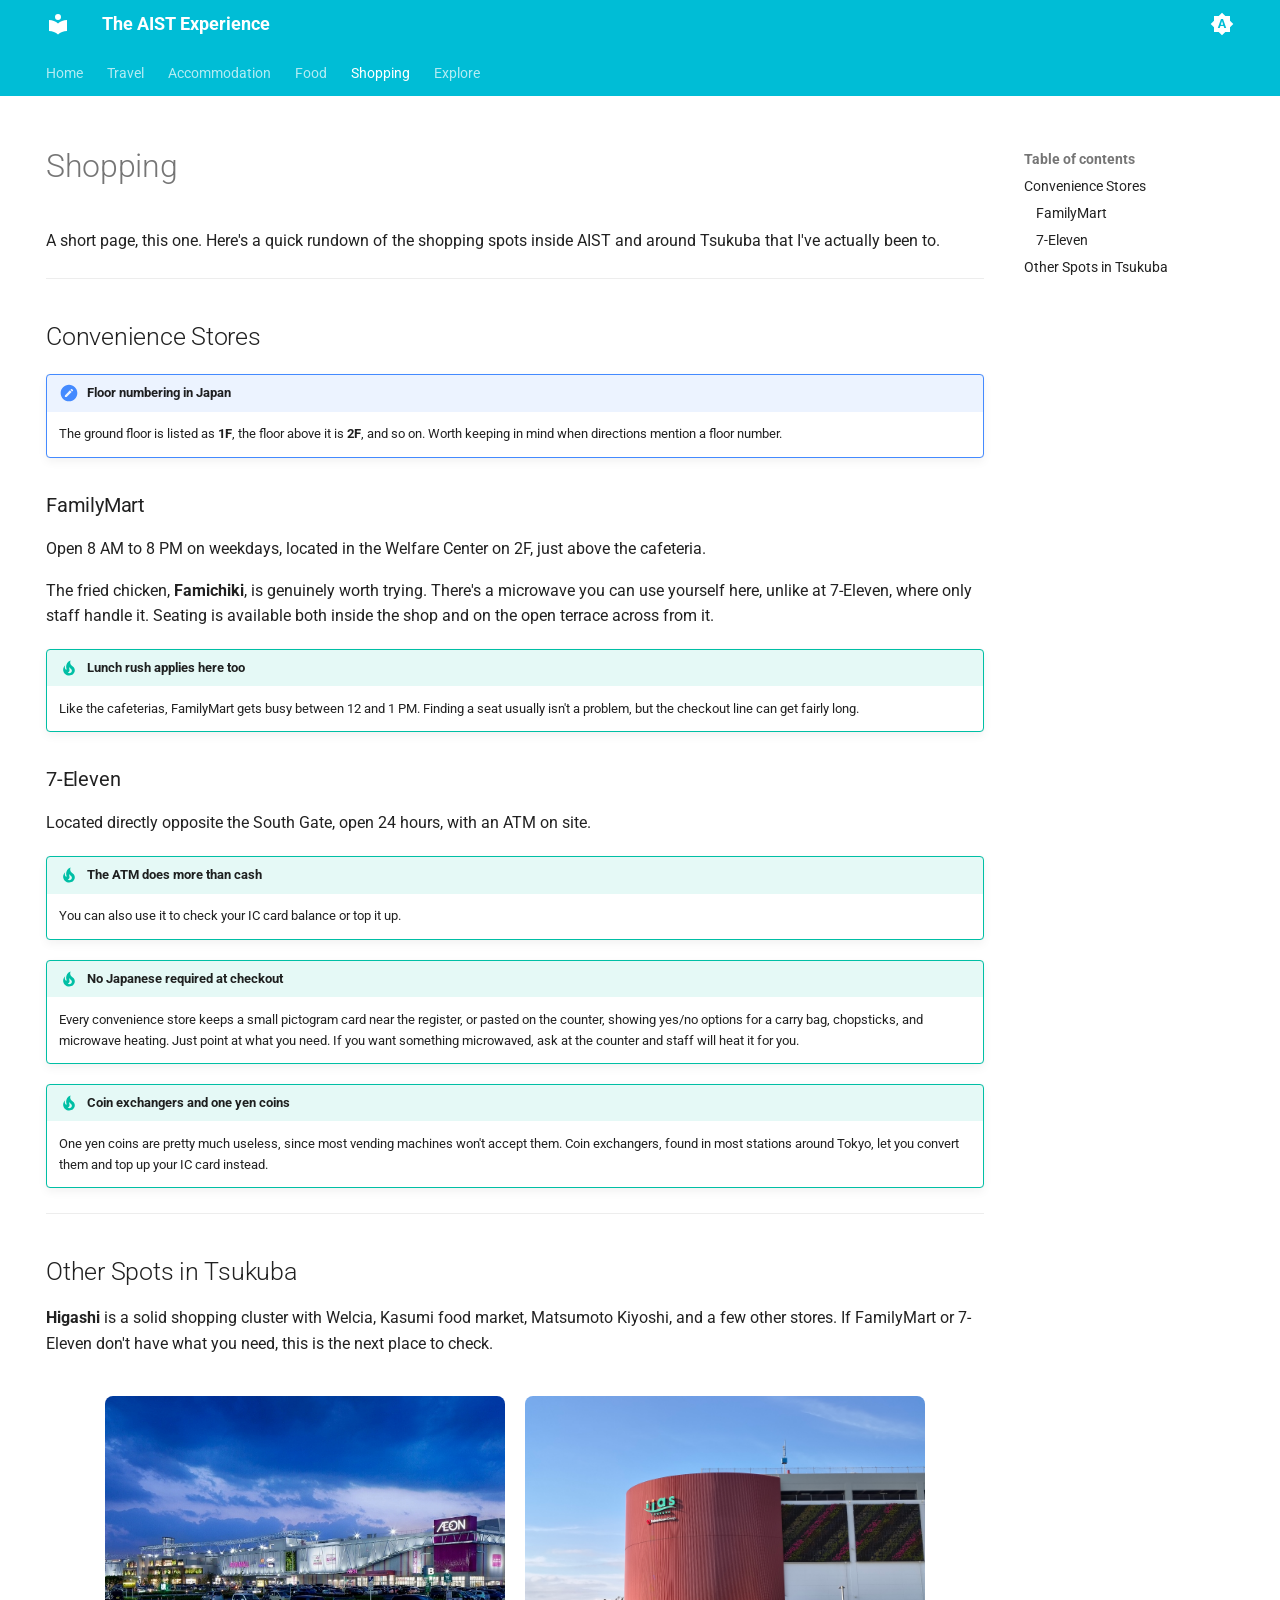
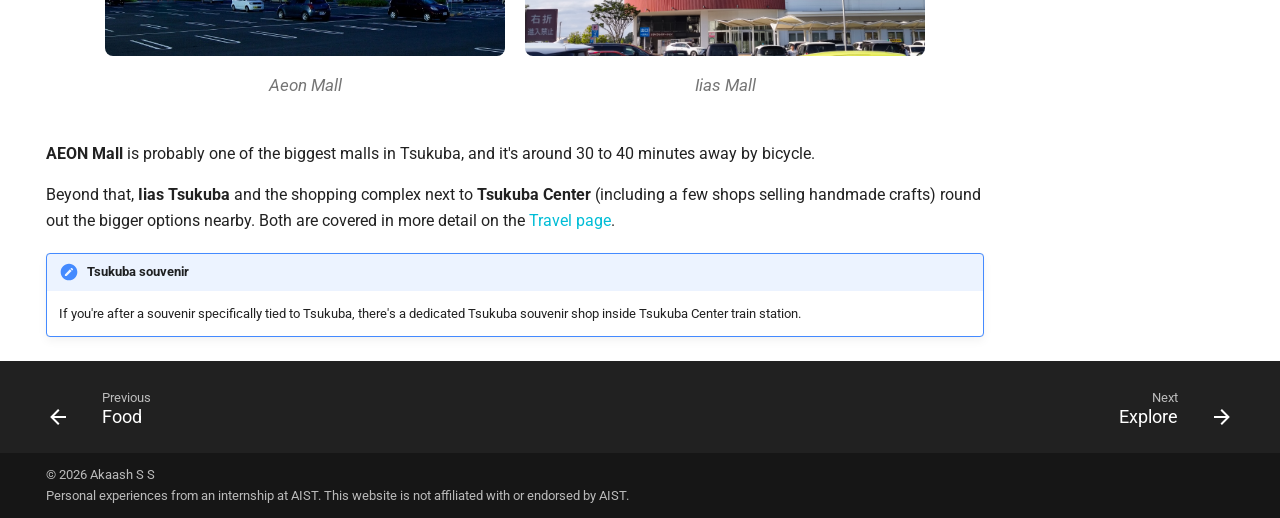
<file: shopping/index.html>
<!doctype html>
<html lang="en" class="no-js">
  <head>
    
      <meta charset="utf-8">
      <meta name="viewport" content="width=device-width,initial-scale=1">
      
      
      
      
        <link rel="prev" href="../food/">
      
      
        <link rel="next" href="../explore/">
      
      
        
      
      
      <link rel="icon" href="../assets/images/favicon.png">
      <meta name="generator" content="mkdocs-1.6.1, mkdocs-material-9.7.7">
    
    
      
        <title>Shopping - The AIST Experience</title>
      
    
    
      <link rel="stylesheet" href="../assets/stylesheets/main.ec1eaa64.min.css">
      
        
        <link rel="stylesheet" href="../assets/stylesheets/palette.ab4e12ef.min.css">
      
      


    
    
      
    
    
      
        
        
        <link rel="preconnect" href="https://fonts.gstatic.com" crossorigin>
        <link rel="stylesheet" href="https://fonts.googleapis.com/css?family=Roboto:300,300i,400,400i,700,700i%7CRoboto+Mono:400,400i,700,700i&display=fallback">
        <style>:root{--md-text-font:"Roboto";--md-code-font:"Roboto Mono"}</style>
      
    
    
      <link rel="stylesheet" href="../stylesheets/extra.css">
    
    <script>__md_scope=new URL("..",location),__md_hash=e=>[...e].reduce(((e,_)=>(e<<5)-e+_.charCodeAt(0)),0),__md_get=(e,_=localStorage,t=__md_scope)=>JSON.parse(_.getItem(t.pathname+"."+e)),__md_set=(e,_,t=localStorage,a=__md_scope)=>{try{t.setItem(a.pathname+"."+e,JSON.stringify(_))}catch(e){}}</script>
    
      
  


  
  

<script id="__analytics">function __md_analytics(){function e(){dataLayer.push(arguments)}window.dataLayer=window.dataLayer||[],e("js",new Date),e("config","G-PRQ18MXV45"),document.addEventListener("DOMContentLoaded",(function(){document.forms.search&&document.forms.search.query.addEventListener("blur",(function(){this.value&&e("event","search",{search_term:this.value})}));document$.subscribe((function(){var t=document.forms.feedback;if(void 0!==t)for(var a of t.querySelectorAll("[type=submit]"))a.addEventListener("click",(function(a){a.preventDefault();var n=document.location.pathname,d=this.getAttribute("data-md-value");e("event","feedback",{page:n,data:d}),t.firstElementChild.disabled=!0;var r=t.querySelector(".md-feedback__note [data-md-value='"+d+"']");r&&(r.hidden=!1)})),t.hidden=!1})),location$.subscribe((function(t){e("config","G-PRQ18MXV45",{page_path:t.pathname})}))}));var t=document.createElement("script");t.async=!0,t.src="https://www.googletagmanager.com/gtag/js?id=G-PRQ18MXV45",document.getElementById("__analytics").insertAdjacentElement("afterEnd",t)}</script>
  
    <script>"undefined"!=typeof __md_analytics&&__md_analytics()</script>
  

    
    
  </head>
  
  
    
    
      
    
    
    
    
    <body dir="ltr" data-md-color-scheme="default" data-md-color-primary="indigo" data-md-color-accent="indigo">
  
    
    <input class="md-toggle" data-md-toggle="drawer" type="checkbox" id="__drawer" autocomplete="off">
    <input class="md-toggle" data-md-toggle="search" type="checkbox" id="__search" autocomplete="off">
    <label class="md-overlay" for="__drawer"></label>
    <div data-md-component="skip">
      
        
        <a href="#shopping" class="md-skip">
          Skip to content
        </a>
      
    </div>
    <div data-md-component="announce">
      
    </div>
    
    
      

<header class="md-header" data-md-component="header">
  <nav class="md-header__inner md-grid" aria-label="Header">
    <a href=".." title="The AIST Experience" class="md-header__button md-logo" aria-label="The AIST Experience" data-md-component="logo">
      
  
  <svg xmlns="http://www.w3.org/2000/svg" viewBox="0 0 24 24"><path d="M12 8a3 3 0 0 0 3-3 3 3 0 0 0-3-3 3 3 0 0 0-3 3 3 3 0 0 0 3 3m0 3.54C9.64 9.35 6.5 8 3 8v11c3.5 0 6.64 1.35 9 3.54 2.36-2.19 5.5-3.54 9-3.54V8c-3.5 0-6.64 1.35-9 3.54"/></svg>

    </a>
    <label class="md-header__button md-icon" for="__drawer">
      
      <svg xmlns="http://www.w3.org/2000/svg" viewBox="0 0 24 24"><path d="M3 6h18v2H3zm0 5h18v2H3zm0 5h18v2H3z"/></svg>
    </label>
    <div class="md-header__title" data-md-component="header-title">
      <div class="md-header__ellipsis">
        <div class="md-header__topic">
          <span class="md-ellipsis">
            The AIST Experience
          </span>
        </div>
        <div class="md-header__topic" data-md-component="header-topic">
          <span class="md-ellipsis">
            
              Shopping
            
          </span>
        </div>
      </div>
    </div>
    
      
        <form class="md-header__option" data-md-component="palette">
  
    
    
    
    <input class="md-option" data-md-color-media="(prefers-color-scheme)" data-md-color-scheme="default" data-md-color-primary="indigo" data-md-color-accent="indigo"  aria-label="Switch to light mode"  type="radio" name="__palette" id="__palette_0">
    
      <label class="md-header__button md-icon" title="Switch to light mode" for="__palette_1" hidden>
        <svg xmlns="http://www.w3.org/2000/svg" viewBox="0 0 24 24"><path d="m14.3 16-.7-2h-3.2l-.7 2H7.8L11 7h2l3.2 9zM20 8.69V4h-4.69L12 .69 8.69 4H4v4.69L.69 12 4 15.31V20h4.69L12 23.31 15.31 20H20v-4.69L23.31 12zm-9.15 3.96h2.3L12 9z"/></svg>
      </label>
    
  
    
    
    
    <input class="md-option" data-md-color-media="(prefers-color-scheme: light)" data-md-color-scheme="default" data-md-color-primary="cyan" data-md-color-accent="teal"  aria-label="Switch to dark mode"  type="radio" name="__palette" id="__palette_1">
    
      <label class="md-header__button md-icon" title="Switch to dark mode" for="__palette_2" hidden>
        <svg xmlns="http://www.w3.org/2000/svg" viewBox="0 0 24 24"><path d="M12 8a4 4 0 0 0-4 4 4 4 0 0 0 4 4 4 4 0 0 0 4-4 4 4 0 0 0-4-4m0 10a6 6 0 0 1-6-6 6 6 0 0 1 6-6 6 6 0 0 1 6 6 6 6 0 0 1-6 6m8-9.31V4h-4.69L12 .69 8.69 4H4v4.69L.69 12 4 15.31V20h4.69L12 23.31 15.31 20H20v-4.69L23.31 12z"/></svg>
      </label>
    
  
    
    
    
    <input class="md-option" data-md-color-media="(prefers-color-scheme: dark)" data-md-color-scheme="slate" data-md-color-primary="cyan" data-md-color-accent="teal"  aria-label="Switch to system preference"  type="radio" name="__palette" id="__palette_2">
    
      <label class="md-header__button md-icon" title="Switch to system preference" for="__palette_0" hidden>
        <svg xmlns="http://www.w3.org/2000/svg" viewBox="0 0 24 24"><path d="M12 18c-.89 0-1.74-.2-2.5-.55C11.56 16.5 13 14.42 13 12s-1.44-4.5-3.5-5.45C10.26 6.2 11.11 6 12 6a6 6 0 0 1 6 6 6 6 0 0 1-6 6m8-9.31V4h-4.69L12 .69 8.69 4H4v4.69L.69 12 4 15.31V20h4.69L12 23.31 15.31 20H20v-4.69L23.31 12z"/></svg>
      </label>
    
  
</form>
      
    
    
      <script>var palette=__md_get("__palette");if(palette&&palette.color){if("(prefers-color-scheme)"===palette.color.media){var media=matchMedia("(prefers-color-scheme: light)"),input=document.querySelector(media.matches?"[data-md-color-media='(prefers-color-scheme: light)']":"[data-md-color-media='(prefers-color-scheme: dark)']");palette.color.media=input.getAttribute("data-md-color-media"),palette.color.scheme=input.getAttribute("data-md-color-scheme"),palette.color.primary=input.getAttribute("data-md-color-primary"),palette.color.accent=input.getAttribute("data-md-color-accent")}for(var[key,value]of Object.entries(palette.color))document.body.setAttribute("data-md-color-"+key,value)}</script>
    
    
    
    
  </nav>
  
</header>
    
    <div class="md-container" data-md-component="container">
      
      
        
          
            
<nav class="md-tabs" aria-label="Tabs" data-md-component="tabs">
  <div class="md-grid">
    <ul class="md-tabs__list">
      
        
  
  
  
  
    <li class="md-tabs__item">
      <a href=".." class="md-tabs__link">
        
  
  
    
  
  Home

      </a>
    </li>
  

      
        
  
  
  
  
    <li class="md-tabs__item">
      <a href="../travel/" class="md-tabs__link">
        
  
  
    
  
  Travel

      </a>
    </li>
  

      
        
  
  
  
  
    <li class="md-tabs__item">
      <a href="../accommodation/" class="md-tabs__link">
        
  
  
    
  
  Accommodation

      </a>
    </li>
  

      
        
  
  
  
  
    <li class="md-tabs__item">
      <a href="../food/" class="md-tabs__link">
        
  
  
    
  
  Food

      </a>
    </li>
  

      
        
  
  
  
    
  
  
    <li class="md-tabs__item md-tabs__item--active">
      <a href="./" class="md-tabs__link">
        
  
  
    
  
  Shopping

      </a>
    </li>
  

      
        
  
  
  
  
    <li class="md-tabs__item">
      <a href="../explore/" class="md-tabs__link">
        
  
  
    
  
  Explore

      </a>
    </li>
  

      
    </ul>
  </div>
</nav>
          
        
      
      <main class="md-main" data-md-component="main">
        <div class="md-main__inner md-grid">
          
            
              
                
              
              <div class="md-sidebar md-sidebar--primary" data-md-component="sidebar" data-md-type="navigation" hidden>
                <div class="md-sidebar__scrollwrap">
                  <div class="md-sidebar__inner">
                    


  


<nav class="md-nav md-nav--primary md-nav--lifted" aria-label="Navigation" data-md-level="0">
  <label class="md-nav__title" for="__drawer">
    <a href=".." title="The AIST Experience" class="md-nav__button md-logo" aria-label="The AIST Experience" data-md-component="logo">
      
  
  <svg xmlns="http://www.w3.org/2000/svg" viewBox="0 0 24 24"><path d="M12 8a3 3 0 0 0 3-3 3 3 0 0 0-3-3 3 3 0 0 0-3 3 3 3 0 0 0 3 3m0 3.54C9.64 9.35 6.5 8 3 8v11c3.5 0 6.64 1.35 9 3.54 2.36-2.19 5.5-3.54 9-3.54V8c-3.5 0-6.64 1.35-9 3.54"/></svg>

    </a>
    The AIST Experience
  </label>
  
  <ul class="md-nav__list" data-md-scrollfix>
    
      
      
  
  
  
  
    <li class="md-nav__item">
      <a href=".." class="md-nav__link">
        
  
  
  <span class="md-ellipsis">
    
  
    Home
  

    
  </span>
  
  

      </a>
    </li>
  

    
      
      
  
  
  
  
    <li class="md-nav__item">
      <a href="../travel/" class="md-nav__link">
        
  
  
  <span class="md-ellipsis">
    
  
    Travel
  

    
  </span>
  
  

      </a>
    </li>
  

    
      
      
  
  
  
  
    <li class="md-nav__item">
      <a href="../accommodation/" class="md-nav__link">
        
  
  
  <span class="md-ellipsis">
    
  
    Accommodation
  

    
  </span>
  
  

      </a>
    </li>
  

    
      
      
  
  
  
  
    <li class="md-nav__item">
      <a href="../food/" class="md-nav__link">
        
  
  
  <span class="md-ellipsis">
    
  
    Food
  

    
  </span>
  
  

      </a>
    </li>
  

    
      
      
  
  
    
  
  
  
    <li class="md-nav__item md-nav__item--active">
      
      <input class="md-nav__toggle md-toggle" type="checkbox" id="__toc">
      
      
        
      
      
        <label class="md-nav__link md-nav__link--active" for="__toc">
          
  
  
  <span class="md-ellipsis">
    
  
    Shopping
  

    
  </span>
  
  

          <span class="md-nav__icon md-icon"></span>
        </label>
      
      <a href="./" class="md-nav__link md-nav__link--active">
        
  
  
  <span class="md-ellipsis">
    
  
    Shopping
  

    
  </span>
  
  

      </a>
      
        

<nav class="md-nav md-nav--secondary" aria-label="Table of contents">
  
  
  
    
  
  
    <label class="md-nav__title" for="__toc">
      <span class="md-nav__icon md-icon"></span>
      Table of contents
    </label>
    <ul class="md-nav__list" data-md-component="toc" data-md-scrollfix>
      
        <li class="md-nav__item">
  <a href="#convenience-stores" class="md-nav__link">
    <span class="md-ellipsis">
      
        Convenience Stores
      
    </span>
  </a>
  
    <nav class="md-nav" aria-label="Convenience Stores">
      <ul class="md-nav__list">
        
          <li class="md-nav__item">
  <a href="#familymart" class="md-nav__link">
    <span class="md-ellipsis">
      
        FamilyMart
      
    </span>
  </a>
  
</li>
        
          <li class="md-nav__item">
  <a href="#7-eleven" class="md-nav__link">
    <span class="md-ellipsis">
      
        7-Eleven
      
    </span>
  </a>
  
</li>
        
      </ul>
    </nav>
  
</li>
      
        <li class="md-nav__item">
  <a href="#other-spots-in-tsukuba" class="md-nav__link">
    <span class="md-ellipsis">
      
        Other Spots in Tsukuba
      
    </span>
  </a>
  
</li>
      
    </ul>
  
</nav>
      
    </li>
  

    
      
      
  
  
  
  
    <li class="md-nav__item">
      <a href="../explore/" class="md-nav__link">
        
  
  
  <span class="md-ellipsis">
    
  
    Explore
  

    
  </span>
  
  

      </a>
    </li>
  

    
  </ul>
</nav>
                  </div>
                </div>
              </div>
            
            
              
                
              
              <div class="md-sidebar md-sidebar--secondary" data-md-component="sidebar" data-md-type="toc" >
                <div class="md-sidebar__scrollwrap">
                  <div class="md-sidebar__inner">
                    

<nav class="md-nav md-nav--secondary" aria-label="Table of contents">
  
  
  
    
  
  
    <label class="md-nav__title" for="__toc">
      <span class="md-nav__icon md-icon"></span>
      Table of contents
    </label>
    <ul class="md-nav__list" data-md-component="toc" data-md-scrollfix>
      
        <li class="md-nav__item">
  <a href="#convenience-stores" class="md-nav__link">
    <span class="md-ellipsis">
      
        Convenience Stores
      
    </span>
  </a>
  
    <nav class="md-nav" aria-label="Convenience Stores">
      <ul class="md-nav__list">
        
          <li class="md-nav__item">
  <a href="#familymart" class="md-nav__link">
    <span class="md-ellipsis">
      
        FamilyMart
      
    </span>
  </a>
  
</li>
        
          <li class="md-nav__item">
  <a href="#7-eleven" class="md-nav__link">
    <span class="md-ellipsis">
      
        7-Eleven
      
    </span>
  </a>
  
</li>
        
      </ul>
    </nav>
  
</li>
      
        <li class="md-nav__item">
  <a href="#other-spots-in-tsukuba" class="md-nav__link">
    <span class="md-ellipsis">
      
        Other Spots in Tsukuba
      
    </span>
  </a>
  
</li>
      
    </ul>
  
</nav>
                  </div>
                </div>
              </div>
            
          
          
            <div class="md-content" data-md-component="content">
              
              <article class="md-content__inner md-typeset">
                
                  
  




<h1 id="shopping">Shopping</h1>
<p>A short page, this one. Here's a quick rundown of the shopping spots inside AIST and around Tsukuba that I've actually been to.</p>
<hr />
<h2 id="convenience-stores">Convenience Stores</h2>
<div class="admonition note">
<p class="admonition-title">Floor numbering in Japan</p>
<p>The ground floor is listed as <strong>1F</strong>, the floor above it is <strong>2F</strong>, and so on. Worth keeping in mind when directions mention a floor number.</p>
</div>
<h3 id="familymart">FamilyMart</h3>
<p>Open 8 AM to 8 PM on weekdays, located in the Welfare Center on 2F, just above the cafeteria.</p>
<p>The fried chicken, <strong>Famichiki</strong>, is genuinely worth trying. There's a microwave you can use yourself here, unlike at 7-Eleven, where only staff handle it. Seating is available both inside the shop and on the open terrace across from it.</p>
<div class="admonition tip">
<p class="admonition-title">Lunch rush applies here too</p>
<p>Like the cafeterias, FamilyMart gets busy between 12 and 1 PM. Finding a seat usually isn't a problem, but the checkout line can get fairly long.</p>
</div>
<h3 id="7-eleven">7-Eleven</h3>
<p>Located directly opposite the South Gate, open 24 hours, with an ATM on site.</p>
<div class="admonition tip">
<p class="admonition-title">The ATM does more than cash</p>
<p>You can also use it to check your IC card balance or top it up.</p>
</div>
<div class="admonition tip">
<p class="admonition-title">No Japanese required at checkout</p>
<p>Every convenience store keeps a small pictogram card near the register, or pasted on the counter, showing yes/no options for a carry bag, chopsticks, and microwave heating. Just point at what you need. If you want something microwaved, ask at the counter and staff will heat it for you.</p>
</div>
<div class="admonition tip">
<p class="admonition-title">Coin exchangers and one yen coins</p>
<p>One yen coins are pretty much useless, since most vending machines won't accept them. Coin exchangers, found in most stations around Tokyo, let you convert them and top up your IC card instead.</p>
</div>
<hr />
<h2 id="other-spots-in-tsukuba">Other Spots in Tsukuba</h2>
<p><strong>Higashi</strong> is a solid shopping cluster with Welcia, Kasumi food market, Matsumoto Kiyoshi, and a few other stores. If FamilyMart or 7-Eleven don't have what you need, this is the next place to check.</p>
<div class="img-grid">
<figure>
<p><img alt="Aeon Mall" loading="lazy" src="../assets/shopping/aeon.jpg" /></p>
<figcaption>Aeon Mall</figcaption>
</figure>
<figure>
<p><img alt="Iias Mall" loading="lazy" src="../assets/shopping/iias.jpg" /></p>
<figcaption>Iias Mall</figcaption>
</figure>
</div>
<p><strong>AEON Mall</strong> is probably one of the biggest malls in Tsukuba, and it's around 30 to 40 minutes away by bicycle.</p>
<p>Beyond that, <strong>Iias Tsukuba</strong> and the shopping complex next to <strong>Tsukuba Center</strong> (including a few shops selling handmade crafts) round out the bigger options nearby. Both are covered in more detail on the <a href="../travel/#exploring-around-tsukuba">Travel page</a>.</p>
<div class="admonition note">
<p class="admonition-title">Tsukuba souvenir</p>
<p>If you're after a souvenir specifically tied to Tsukuba, there's a dedicated Tsukuba souvenir shop inside Tsukuba Center train station.</p>
</div>







  
  



  


  



                
              </article>
            </div>
          
          
<script>var target=document.getElementById(location.hash.slice(1));target&&target.name&&(target.checked=target.name.startsWith("__tabbed_"))</script>
        </div>
        
          <button type="button" class="md-top md-icon" data-md-component="top" hidden>
  
  <svg xmlns="http://www.w3.org/2000/svg" viewBox="0 0 24 24"><path d="M13 20h-2V8l-5.5 5.5-1.42-1.42L12 4.16l7.92 7.92-1.42 1.42L13 8z"/></svg>
  Back to top
</button>
        
      </main>
      
        <footer class="md-footer">
  
    
      
        
      
      <nav class="md-footer__inner md-grid" aria-label="Footer" >
        
          
          <a href="../food/" class="md-footer__link md-footer__link--prev" aria-label="Previous: Food">
            <div class="md-footer__button md-icon">
              
              <svg xmlns="http://www.w3.org/2000/svg" viewBox="0 0 24 24"><path d="M20 11v2H8l5.5 5.5-1.42 1.42L4.16 12l7.92-7.92L13.5 5.5 8 11z"/></svg>
            </div>
            <div class="md-footer__title">
              <span class="md-footer__direction">
                Previous
              </span>
              <div class="md-ellipsis">
                Food
              </div>
            </div>
          </a>
        
        
          
          <a href="../explore/" class="md-footer__link md-footer__link--next" aria-label="Next: Explore">
            <div class="md-footer__title">
              <span class="md-footer__direction">
                Next
              </span>
              <div class="md-ellipsis">
                Explore
              </div>
            </div>
            <div class="md-footer__button md-icon">
              
              <svg xmlns="http://www.w3.org/2000/svg" viewBox="0 0 24 24"><path d="M4 11v2h12l-5.5 5.5 1.42 1.42L19.84 12l-7.92-7.92L10.5 5.5 16 11z"/></svg>
            </div>
          </a>
        
      </nav>
    
  
  <div class="md-footer-meta md-typeset">
    <div class="md-footer-meta__inner md-grid">
      <div class="md-copyright">

  <div class="md-copyright__highlight">
    &copy; 2026 Akaash S S<br>
Personal experiences from an internship at AIST. This website is not affiliated with or endorsed by AIST.

  </div>

  <!-- Made with
  <a href="https://squidfunk.github.io/mkdocs-material/" target="_blank" rel="noopener">
    Material for MkDocs
  </a> -->

</div>
      
    </div>
  </div>
</footer>
      
    </div>
    <div class="md-dialog" data-md-component="dialog">
      <div class="md-dialog__inner md-typeset"></div>
    </div>
    
    
    
      
      
      <script id="__config" type="application/json">{"annotate": null, "base": "..", "features": ["navigation.tabs", "navigation.sections", "navigation.instant", "navigation.top", "search.highlight", "content.code.copy", "toc.follow", "header.autohide", "navigation.footer"], "search": "../assets/javascripts/workers/search.2c215733.min.js", "tags": null, "translations": {"clipboard.copied": "Copied to clipboard", "clipboard.copy": "Copy to clipboard", "search.result.more.one": "1 more on this page", "search.result.more.other": "# more on this page", "search.result.none": "No matching documents", "search.result.one": "1 matching document", "search.result.other": "# matching documents", "search.result.placeholder": "Type to start searching", "search.result.term.missing": "Missing", "select.version": "Select version"}, "version": null}</script>
    
    
      <script src="../assets/javascripts/bundle.d7400e89.min.js"></script>
      
    
  </body>
</html>
</file>
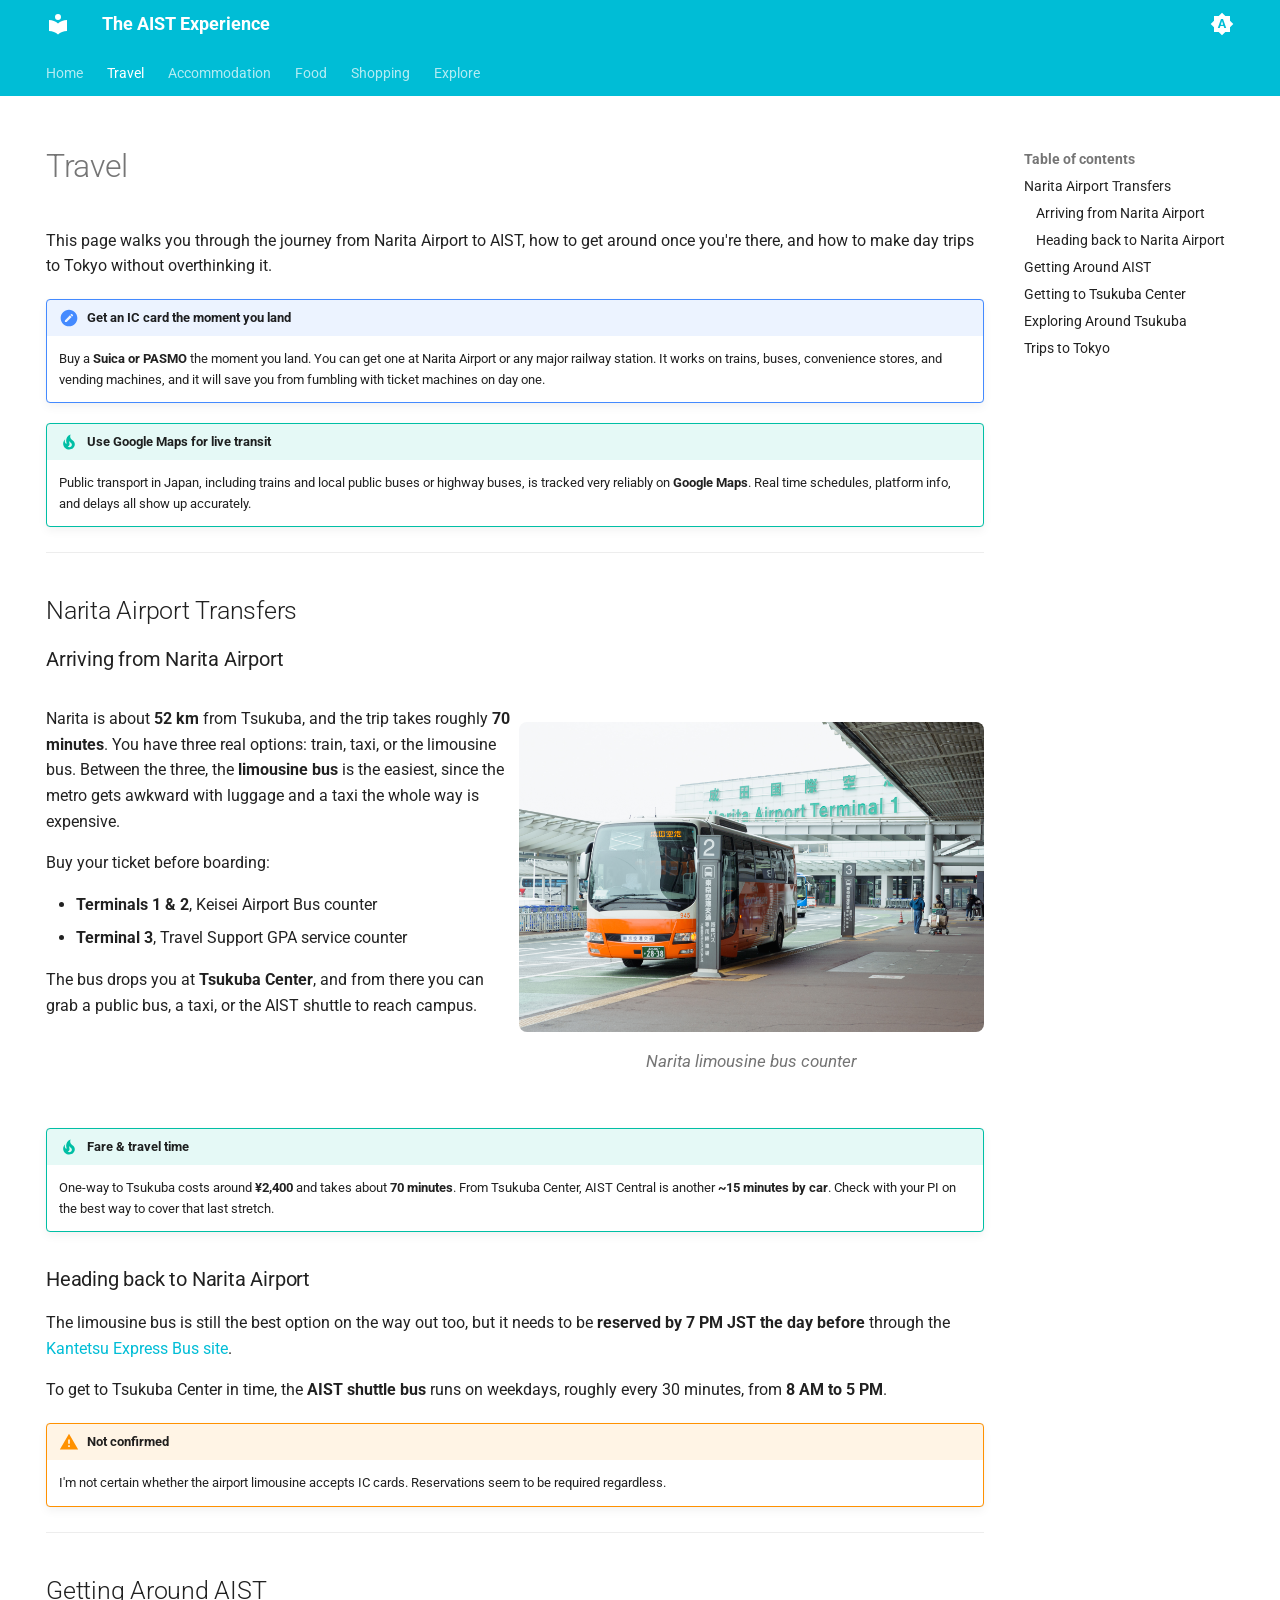
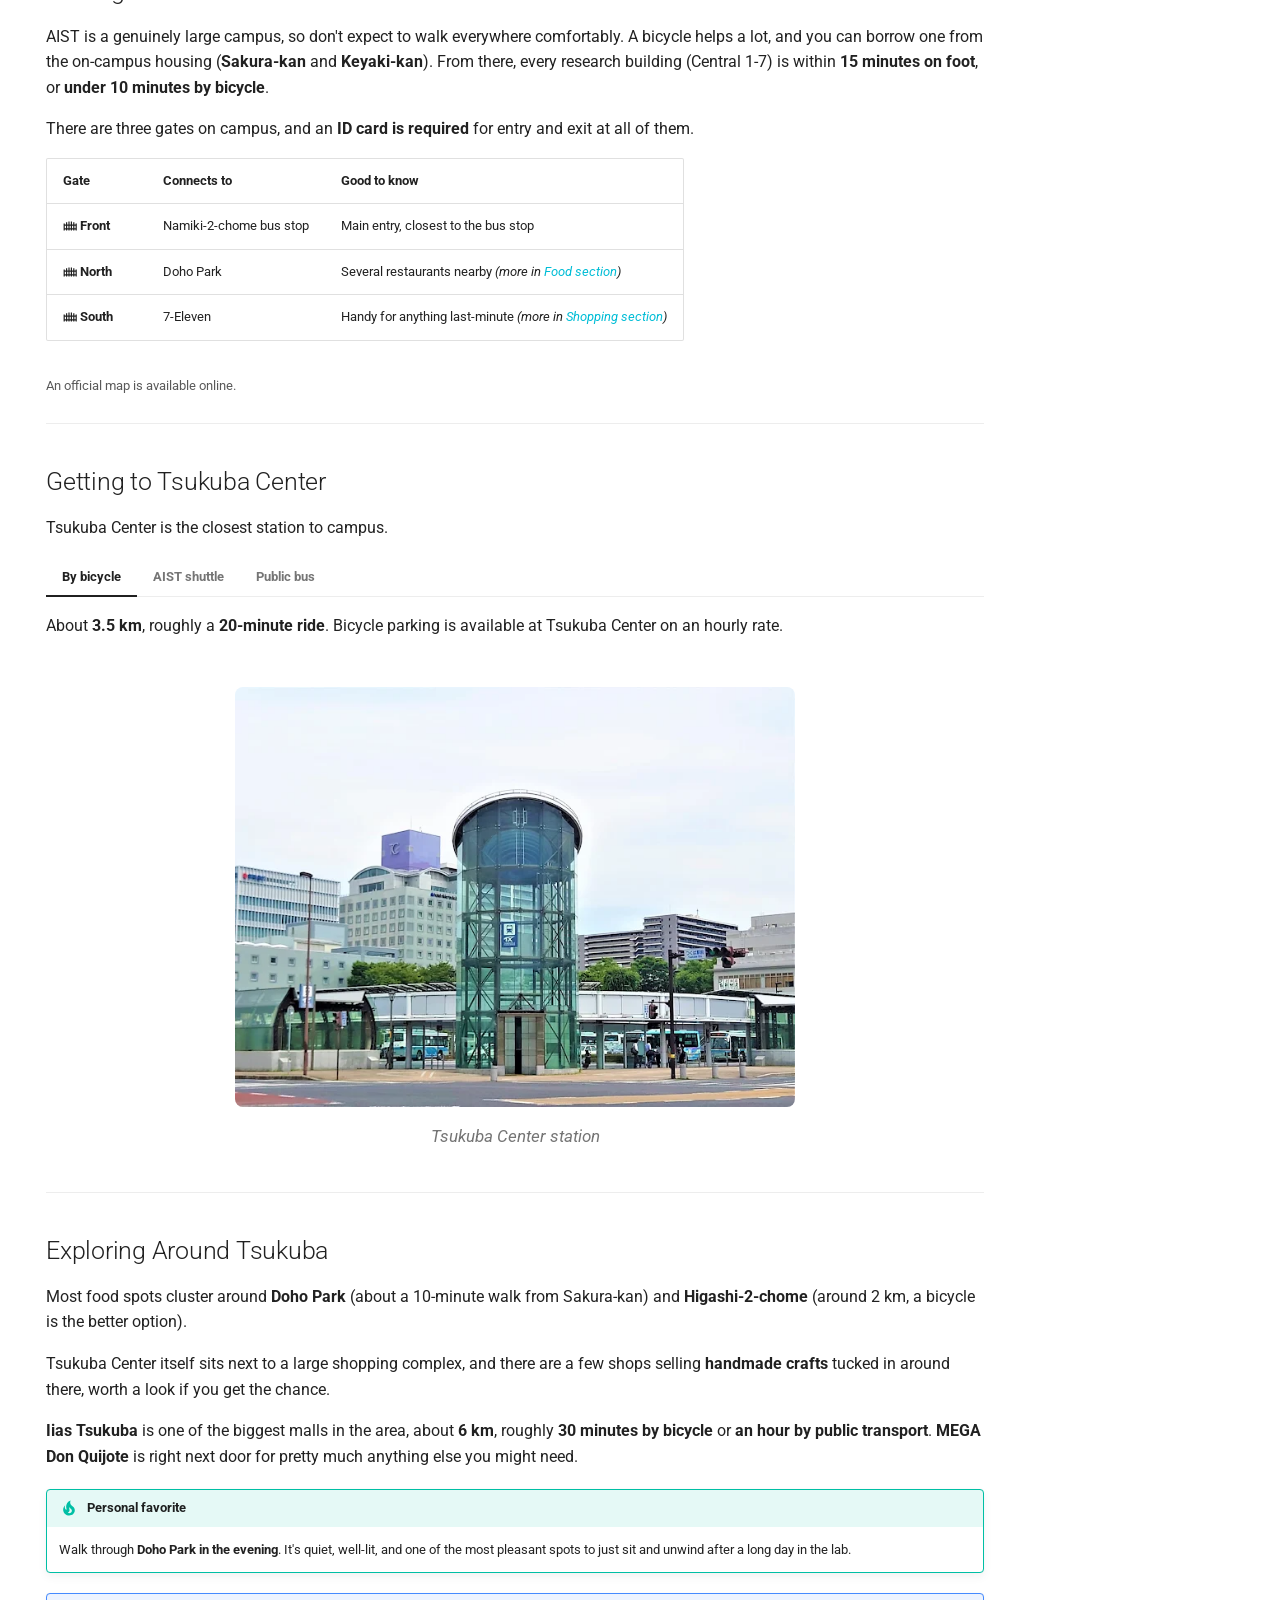
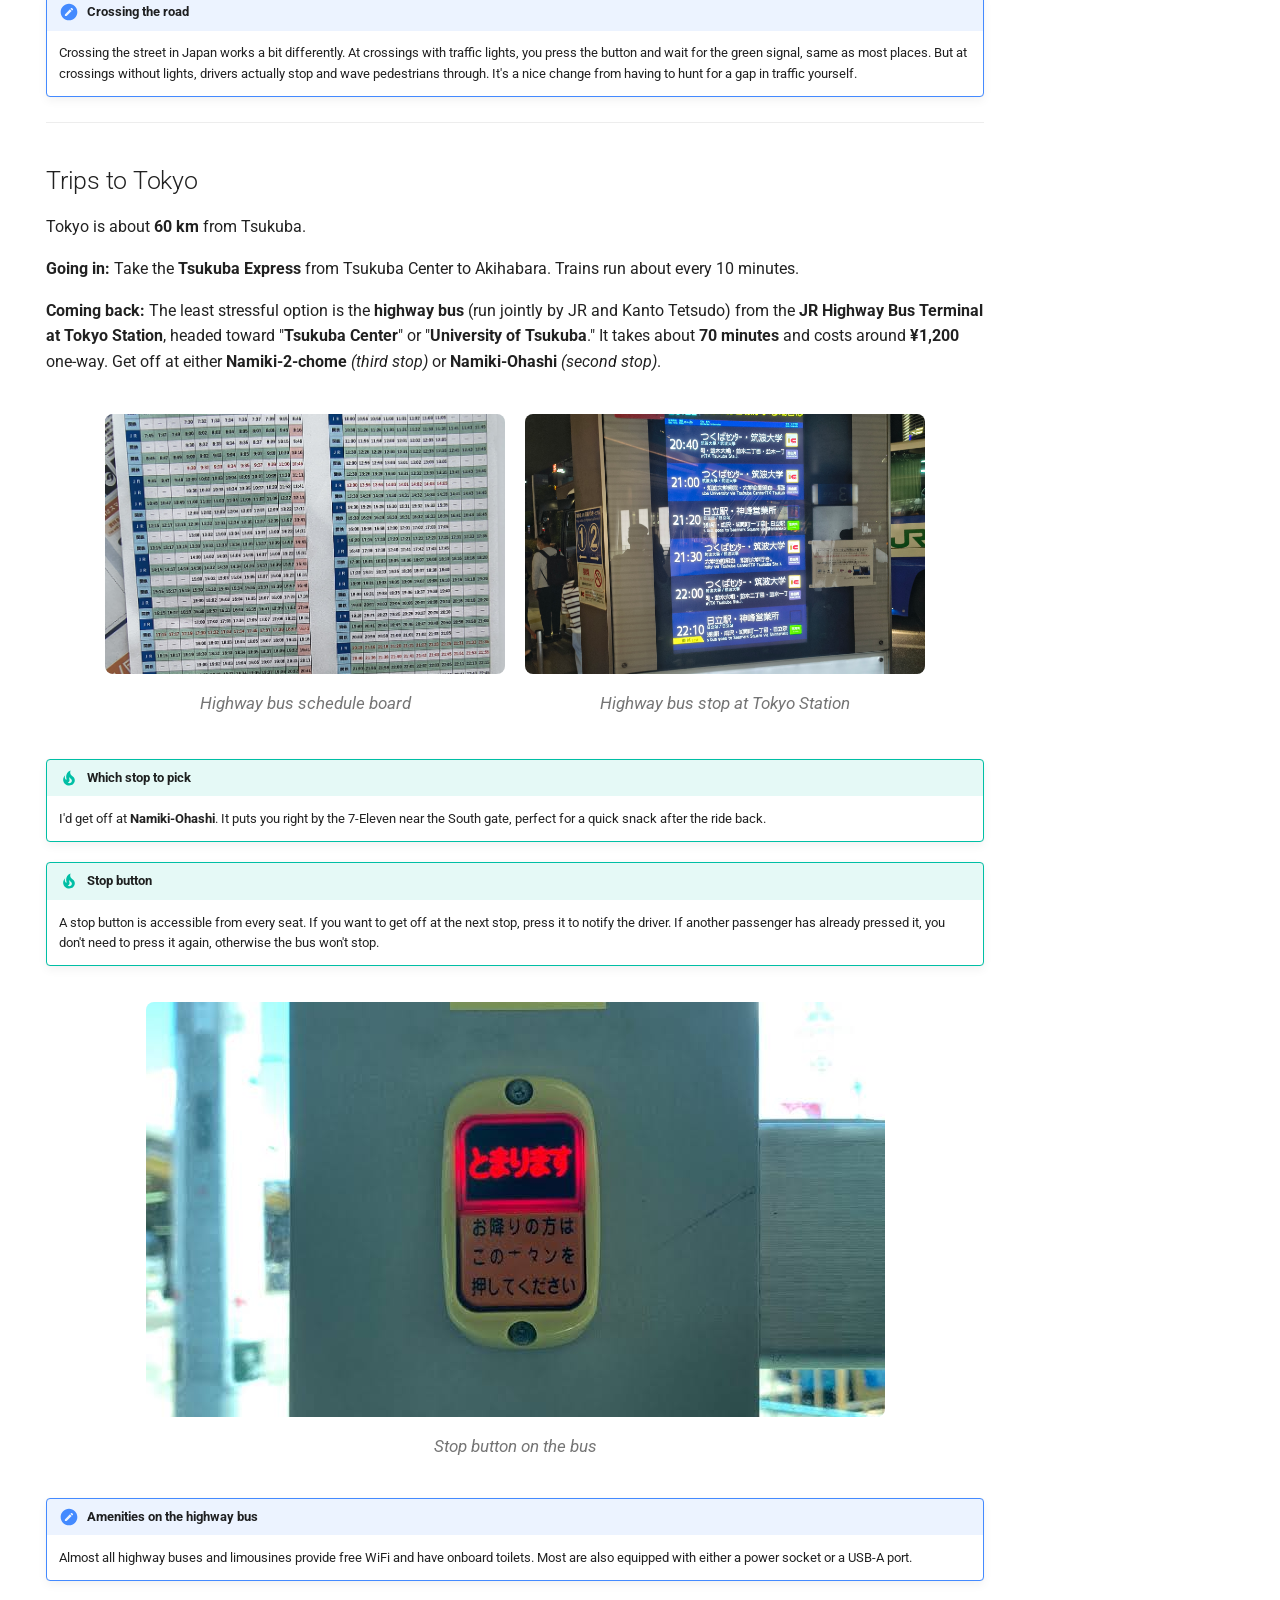
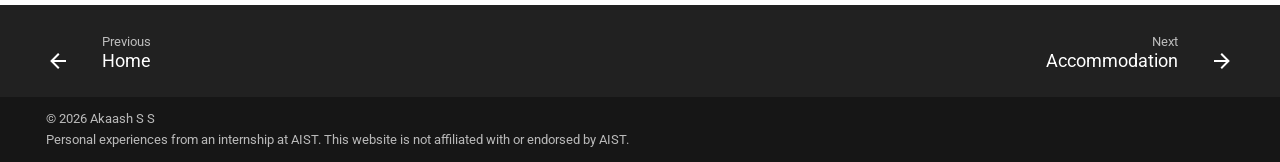
<file: travel/index.html>
<!doctype html>
<html lang="en" class="no-js">
  <head>
    
      <meta charset="utf-8">
      <meta name="viewport" content="width=device-width,initial-scale=1">
      
      
      
      
        <link rel="prev" href="..">
      
      
        <link rel="next" href="../accommodation/">
      
      
        
      
      
      <link rel="icon" href="../assets/images/favicon.png">
      <meta name="generator" content="mkdocs-1.6.1, mkdocs-material-9.7.7">
    
    
      
        <title>Travel - The AIST Experience</title>
      
    
    
      <link rel="stylesheet" href="../assets/stylesheets/main.ec1eaa64.min.css">
      
        
        <link rel="stylesheet" href="../assets/stylesheets/palette.ab4e12ef.min.css">
      
      


    
    
      
    
    
      
        
        
        <link rel="preconnect" href="https://fonts.gstatic.com" crossorigin>
        <link rel="stylesheet" href="https://fonts.googleapis.com/css?family=Roboto:300,300i,400,400i,700,700i%7CRoboto+Mono:400,400i,700,700i&display=fallback">
        <style>:root{--md-text-font:"Roboto";--md-code-font:"Roboto Mono"}</style>
      
    
    
      <link rel="stylesheet" href="../stylesheets/extra.css">
    
    <script>__md_scope=new URL("..",location),__md_hash=e=>[...e].reduce(((e,_)=>(e<<5)-e+_.charCodeAt(0)),0),__md_get=(e,_=localStorage,t=__md_scope)=>JSON.parse(_.getItem(t.pathname+"."+e)),__md_set=(e,_,t=localStorage,a=__md_scope)=>{try{t.setItem(a.pathname+"."+e,JSON.stringify(_))}catch(e){}}</script>
    
      
  


  
  

<script id="__analytics">function __md_analytics(){function e(){dataLayer.push(arguments)}window.dataLayer=window.dataLayer||[],e("js",new Date),e("config","G-PRQ18MXV45"),document.addEventListener("DOMContentLoaded",(function(){document.forms.search&&document.forms.search.query.addEventListener("blur",(function(){this.value&&e("event","search",{search_term:this.value})}));document$.subscribe((function(){var t=document.forms.feedback;if(void 0!==t)for(var a of t.querySelectorAll("[type=submit]"))a.addEventListener("click",(function(a){a.preventDefault();var n=document.location.pathname,d=this.getAttribute("data-md-value");e("event","feedback",{page:n,data:d}),t.firstElementChild.disabled=!0;var r=t.querySelector(".md-feedback__note [data-md-value='"+d+"']");r&&(r.hidden=!1)})),t.hidden=!1})),location$.subscribe((function(t){e("config","G-PRQ18MXV45",{page_path:t.pathname})}))}));var t=document.createElement("script");t.async=!0,t.src="https://www.googletagmanager.com/gtag/js?id=G-PRQ18MXV45",document.getElementById("__analytics").insertAdjacentElement("afterEnd",t)}</script>
  
    <script>"undefined"!=typeof __md_analytics&&__md_analytics()</script>
  

    
    
  </head>
  
  
    
    
      
    
    
    
    
    <body dir="ltr" data-md-color-scheme="default" data-md-color-primary="indigo" data-md-color-accent="indigo">
  
    
    <input class="md-toggle" data-md-toggle="drawer" type="checkbox" id="__drawer" autocomplete="off">
    <input class="md-toggle" data-md-toggle="search" type="checkbox" id="__search" autocomplete="off">
    <label class="md-overlay" for="__drawer"></label>
    <div data-md-component="skip">
      
        
        <a href="#travel" class="md-skip">
          Skip to content
        </a>
      
    </div>
    <div data-md-component="announce">
      
    </div>
    
    
      

<header class="md-header" data-md-component="header">
  <nav class="md-header__inner md-grid" aria-label="Header">
    <a href=".." title="The AIST Experience" class="md-header__button md-logo" aria-label="The AIST Experience" data-md-component="logo">
      
  
  <svg xmlns="http://www.w3.org/2000/svg" viewBox="0 0 24 24"><path d="M12 8a3 3 0 0 0 3-3 3 3 0 0 0-3-3 3 3 0 0 0-3 3 3 3 0 0 0 3 3m0 3.54C9.64 9.35 6.5 8 3 8v11c3.5 0 6.64 1.35 9 3.54 2.36-2.19 5.5-3.54 9-3.54V8c-3.5 0-6.64 1.35-9 3.54"/></svg>

    </a>
    <label class="md-header__button md-icon" for="__drawer">
      
      <svg xmlns="http://www.w3.org/2000/svg" viewBox="0 0 24 24"><path d="M3 6h18v2H3zm0 5h18v2H3zm0 5h18v2H3z"/></svg>
    </label>
    <div class="md-header__title" data-md-component="header-title">
      <div class="md-header__ellipsis">
        <div class="md-header__topic">
          <span class="md-ellipsis">
            The AIST Experience
          </span>
        </div>
        <div class="md-header__topic" data-md-component="header-topic">
          <span class="md-ellipsis">
            
              Travel
            
          </span>
        </div>
      </div>
    </div>
    
      
        <form class="md-header__option" data-md-component="palette">
  
    
    
    
    <input class="md-option" data-md-color-media="(prefers-color-scheme)" data-md-color-scheme="default" data-md-color-primary="indigo" data-md-color-accent="indigo"  aria-label="Switch to light mode"  type="radio" name="__palette" id="__palette_0">
    
      <label class="md-header__button md-icon" title="Switch to light mode" for="__palette_1" hidden>
        <svg xmlns="http://www.w3.org/2000/svg" viewBox="0 0 24 24"><path d="m14.3 16-.7-2h-3.2l-.7 2H7.8L11 7h2l3.2 9zM20 8.69V4h-4.69L12 .69 8.69 4H4v4.69L.69 12 4 15.31V20h4.69L12 23.31 15.31 20H20v-4.69L23.31 12zm-9.15 3.96h2.3L12 9z"/></svg>
      </label>
    
  
    
    
    
    <input class="md-option" data-md-color-media="(prefers-color-scheme: light)" data-md-color-scheme="default" data-md-color-primary="cyan" data-md-color-accent="teal"  aria-label="Switch to dark mode"  type="radio" name="__palette" id="__palette_1">
    
      <label class="md-header__button md-icon" title="Switch to dark mode" for="__palette_2" hidden>
        <svg xmlns="http://www.w3.org/2000/svg" viewBox="0 0 24 24"><path d="M12 8a4 4 0 0 0-4 4 4 4 0 0 0 4 4 4 4 0 0 0 4-4 4 4 0 0 0-4-4m0 10a6 6 0 0 1-6-6 6 6 0 0 1 6-6 6 6 0 0 1 6 6 6 6 0 0 1-6 6m8-9.31V4h-4.69L12 .69 8.69 4H4v4.69L.69 12 4 15.31V20h4.69L12 23.31 15.31 20H20v-4.69L23.31 12z"/></svg>
      </label>
    
  
    
    
    
    <input class="md-option" data-md-color-media="(prefers-color-scheme: dark)" data-md-color-scheme="slate" data-md-color-primary="cyan" data-md-color-accent="teal"  aria-label="Switch to system preference"  type="radio" name="__palette" id="__palette_2">
    
      <label class="md-header__button md-icon" title="Switch to system preference" for="__palette_0" hidden>
        <svg xmlns="http://www.w3.org/2000/svg" viewBox="0 0 24 24"><path d="M12 18c-.89 0-1.74-.2-2.5-.55C11.56 16.5 13 14.42 13 12s-1.44-4.5-3.5-5.45C10.26 6.2 11.11 6 12 6a6 6 0 0 1 6 6 6 6 0 0 1-6 6m8-9.31V4h-4.69L12 .69 8.69 4H4v4.69L.69 12 4 15.31V20h4.69L12 23.31 15.31 20H20v-4.69L23.31 12z"/></svg>
      </label>
    
  
</form>
      
    
    
      <script>var palette=__md_get("__palette");if(palette&&palette.color){if("(prefers-color-scheme)"===palette.color.media){var media=matchMedia("(prefers-color-scheme: light)"),input=document.querySelector(media.matches?"[data-md-color-media='(prefers-color-scheme: light)']":"[data-md-color-media='(prefers-color-scheme: dark)']");palette.color.media=input.getAttribute("data-md-color-media"),palette.color.scheme=input.getAttribute("data-md-color-scheme"),palette.color.primary=input.getAttribute("data-md-color-primary"),palette.color.accent=input.getAttribute("data-md-color-accent")}for(var[key,value]of Object.entries(palette.color))document.body.setAttribute("data-md-color-"+key,value)}</script>
    
    
    
    
  </nav>
  
</header>
    
    <div class="md-container" data-md-component="container">
      
      
        
          
            
<nav class="md-tabs" aria-label="Tabs" data-md-component="tabs">
  <div class="md-grid">
    <ul class="md-tabs__list">
      
        
  
  
  
  
    <li class="md-tabs__item">
      <a href=".." class="md-tabs__link">
        
  
  
    
  
  Home

      </a>
    </li>
  

      
        
  
  
  
    
  
  
    <li class="md-tabs__item md-tabs__item--active">
      <a href="./" class="md-tabs__link">
        
  
  
    
  
  Travel

      </a>
    </li>
  

      
        
  
  
  
  
    <li class="md-tabs__item">
      <a href="../accommodation/" class="md-tabs__link">
        
  
  
    
  
  Accommodation

      </a>
    </li>
  

      
        
  
  
  
  
    <li class="md-tabs__item">
      <a href="../food/" class="md-tabs__link">
        
  
  
    
  
  Food

      </a>
    </li>
  

      
        
  
  
  
  
    <li class="md-tabs__item">
      <a href="../shopping/" class="md-tabs__link">
        
  
  
    
  
  Shopping

      </a>
    </li>
  

      
        
  
  
  
  
    <li class="md-tabs__item">
      <a href="../explore/" class="md-tabs__link">
        
  
  
    
  
  Explore

      </a>
    </li>
  

      
    </ul>
  </div>
</nav>
          
        
      
      <main class="md-main" data-md-component="main">
        <div class="md-main__inner md-grid">
          
            
              
                
              
              <div class="md-sidebar md-sidebar--primary" data-md-component="sidebar" data-md-type="navigation" hidden>
                <div class="md-sidebar__scrollwrap">
                  <div class="md-sidebar__inner">
                    


  


<nav class="md-nav md-nav--primary md-nav--lifted" aria-label="Navigation" data-md-level="0">
  <label class="md-nav__title" for="__drawer">
    <a href=".." title="The AIST Experience" class="md-nav__button md-logo" aria-label="The AIST Experience" data-md-component="logo">
      
  
  <svg xmlns="http://www.w3.org/2000/svg" viewBox="0 0 24 24"><path d="M12 8a3 3 0 0 0 3-3 3 3 0 0 0-3-3 3 3 0 0 0-3 3 3 3 0 0 0 3 3m0 3.54C9.64 9.35 6.5 8 3 8v11c3.5 0 6.64 1.35 9 3.54 2.36-2.19 5.5-3.54 9-3.54V8c-3.5 0-6.64 1.35-9 3.54"/></svg>

    </a>
    The AIST Experience
  </label>
  
  <ul class="md-nav__list" data-md-scrollfix>
    
      
      
  
  
  
  
    <li class="md-nav__item">
      <a href=".." class="md-nav__link">
        
  
  
  <span class="md-ellipsis">
    
  
    Home
  

    
  </span>
  
  

      </a>
    </li>
  

    
      
      
  
  
    
  
  
  
    <li class="md-nav__item md-nav__item--active">
      
      <input class="md-nav__toggle md-toggle" type="checkbox" id="__toc">
      
      
        
      
      
        <label class="md-nav__link md-nav__link--active" for="__toc">
          
  
  
  <span class="md-ellipsis">
    
  
    Travel
  

    
  </span>
  
  

          <span class="md-nav__icon md-icon"></span>
        </label>
      
      <a href="./" class="md-nav__link md-nav__link--active">
        
  
  
  <span class="md-ellipsis">
    
  
    Travel
  

    
  </span>
  
  

      </a>
      
        

<nav class="md-nav md-nav--secondary" aria-label="Table of contents">
  
  
  
    
  
  
    <label class="md-nav__title" for="__toc">
      <span class="md-nav__icon md-icon"></span>
      Table of contents
    </label>
    <ul class="md-nav__list" data-md-component="toc" data-md-scrollfix>
      
        <li class="md-nav__item">
  <a href="#narita-airport-transfers" class="md-nav__link">
    <span class="md-ellipsis">
      
        Narita Airport Transfers
      
    </span>
  </a>
  
    <nav class="md-nav" aria-label="Narita Airport Transfers">
      <ul class="md-nav__list">
        
          <li class="md-nav__item">
  <a href="#arriving-from-narita-airport" class="md-nav__link">
    <span class="md-ellipsis">
      
        Arriving from Narita Airport
      
    </span>
  </a>
  
</li>
        
          <li class="md-nav__item">
  <a href="#heading-back-to-narita-airport" class="md-nav__link">
    <span class="md-ellipsis">
      
        Heading back to Narita Airport
      
    </span>
  </a>
  
</li>
        
      </ul>
    </nav>
  
</li>
      
        <li class="md-nav__item">
  <a href="#getting-around-aist" class="md-nav__link">
    <span class="md-ellipsis">
      
        Getting Around AIST
      
    </span>
  </a>
  
</li>
      
        <li class="md-nav__item">
  <a href="#getting-to-tsukuba-center" class="md-nav__link">
    <span class="md-ellipsis">
      
        Getting to Tsukuba Center
      
    </span>
  </a>
  
</li>
      
        <li class="md-nav__item">
  <a href="#exploring-around-tsukuba" class="md-nav__link">
    <span class="md-ellipsis">
      
        Exploring Around Tsukuba
      
    </span>
  </a>
  
</li>
      
        <li class="md-nav__item">
  <a href="#trips-to-tokyo" class="md-nav__link">
    <span class="md-ellipsis">
      
        Trips to Tokyo
      
    </span>
  </a>
  
</li>
      
    </ul>
  
</nav>
      
    </li>
  

    
      
      
  
  
  
  
    <li class="md-nav__item">
      <a href="../accommodation/" class="md-nav__link">
        
  
  
  <span class="md-ellipsis">
    
  
    Accommodation
  

    
  </span>
  
  

      </a>
    </li>
  

    
      
      
  
  
  
  
    <li class="md-nav__item">
      <a href="../food/" class="md-nav__link">
        
  
  
  <span class="md-ellipsis">
    
  
    Food
  

    
  </span>
  
  

      </a>
    </li>
  

    
      
      
  
  
  
  
    <li class="md-nav__item">
      <a href="../shopping/" class="md-nav__link">
        
  
  
  <span class="md-ellipsis">
    
  
    Shopping
  

    
  </span>
  
  

      </a>
    </li>
  

    
      
      
  
  
  
  
    <li class="md-nav__item">
      <a href="../explore/" class="md-nav__link">
        
  
  
  <span class="md-ellipsis">
    
  
    Explore
  

    
  </span>
  
  

      </a>
    </li>
  

    
  </ul>
</nav>
                  </div>
                </div>
              </div>
            
            
              
                
              
              <div class="md-sidebar md-sidebar--secondary" data-md-component="sidebar" data-md-type="toc" >
                <div class="md-sidebar__scrollwrap">
                  <div class="md-sidebar__inner">
                    

<nav class="md-nav md-nav--secondary" aria-label="Table of contents">
  
  
  
    
  
  
    <label class="md-nav__title" for="__toc">
      <span class="md-nav__icon md-icon"></span>
      Table of contents
    </label>
    <ul class="md-nav__list" data-md-component="toc" data-md-scrollfix>
      
        <li class="md-nav__item">
  <a href="#narita-airport-transfers" class="md-nav__link">
    <span class="md-ellipsis">
      
        Narita Airport Transfers
      
    </span>
  </a>
  
    <nav class="md-nav" aria-label="Narita Airport Transfers">
      <ul class="md-nav__list">
        
          <li class="md-nav__item">
  <a href="#arriving-from-narita-airport" class="md-nav__link">
    <span class="md-ellipsis">
      
        Arriving from Narita Airport
      
    </span>
  </a>
  
</li>
        
          <li class="md-nav__item">
  <a href="#heading-back-to-narita-airport" class="md-nav__link">
    <span class="md-ellipsis">
      
        Heading back to Narita Airport
      
    </span>
  </a>
  
</li>
        
      </ul>
    </nav>
  
</li>
      
        <li class="md-nav__item">
  <a href="#getting-around-aist" class="md-nav__link">
    <span class="md-ellipsis">
      
        Getting Around AIST
      
    </span>
  </a>
  
</li>
      
        <li class="md-nav__item">
  <a href="#getting-to-tsukuba-center" class="md-nav__link">
    <span class="md-ellipsis">
      
        Getting to Tsukuba Center
      
    </span>
  </a>
  
</li>
      
        <li class="md-nav__item">
  <a href="#exploring-around-tsukuba" class="md-nav__link">
    <span class="md-ellipsis">
      
        Exploring Around Tsukuba
      
    </span>
  </a>
  
</li>
      
        <li class="md-nav__item">
  <a href="#trips-to-tokyo" class="md-nav__link">
    <span class="md-ellipsis">
      
        Trips to Tokyo
      
    </span>
  </a>
  
</li>
      
    </ul>
  
</nav>
                  </div>
                </div>
              </div>
            
          
          
            <div class="md-content" data-md-component="content">
              
              <article class="md-content__inner md-typeset">
                
                  
  




<h1 id="travel">Travel</h1>
<p>This page walks you through the journey from Narita Airport to AIST, how to get around once you're there, and how to make day trips to Tokyo without overthinking it.</p>
<div class="admonition note">
<p class="admonition-title">Get an IC card the moment you land</p>
<p>Buy a <strong>Suica or PASMO</strong> the moment you land. You can get one at Narita Airport or any major railway station. It works on trains, buses, convenience stores, and vending machines, and it will save you from fumbling with ticket machines on day one.</p>
</div>
<div class="admonition tip">
<p class="admonition-title">Use Google Maps for live transit</p>
<p>Public transport in Japan, including trains and local public buses or highway buses, is tracked very reliably on <strong>Google Maps</strong>. Real time schedules, platform info, and delays all show up accurately.</p>
</div>
<hr />
<h2 id="narita-airport-transfers">Narita Airport Transfers</h2>
<h3 id="arriving-from-narita-airport">Arriving from Narita Airport</h3>
<div class="grid">
<div>
<p>Narita is about <strong>52 km</strong> from Tsukuba, and the trip takes roughly <strong>70 minutes</strong>. You have three real options: train, taxi, or the limousine bus. Between the three, the <strong>limousine bus</strong> is the easiest, since the metro gets awkward with luggage and a taxi the whole way is expensive.</p>
<p>Buy your ticket before boarding:</p>
<ul>
<li><strong>Terminals 1 &amp; 2</strong>, Keisei Airport Bus counter</li>
<li><strong>Terminal 3</strong>, Travel Support GPA service counter</li>
</ul>
<p>The bus drops you at <strong>Tsukuba Center</strong>, and from there you can grab a public bus, a taxi, or the AIST shuttle to reach campus.</p>
</div>
<div>
<figure class="img-figure">
<p><img alt="Narita Airport limousine bus" loading="lazy" src="../assets/travel/airport.jpg" /></p>
<figcaption>Narita limousine bus counter</figcaption>
</figure>
</div>
</div>
<div class="admonition tip">
<p class="admonition-title">Fare &amp; travel time</p>
<p>One-way to Tsukuba costs around <strong>¥2,400</strong> and takes about <strong>70 minutes</strong>. From Tsukuba Center, AIST Central is another <strong>~15 minutes by car</strong>. Check with your PI on the best way to cover that last stretch.</p>
</div>
<h3 id="heading-back-to-narita-airport">Heading back to Narita Airport</h3>
<p>The limousine bus is still the best option on the way out too, but it needs to be <strong>reserved by 7 PM JST the day before</strong> through the <a href="https://www.kantetsu.co.jp/en/lang/expressbus/tsukuba-nrt" target="_blank">Kantetsu Express Bus site</a>.</p>
<p>To get to Tsukuba Center in time, the <strong>AIST shuttle bus</strong> runs on weekdays, roughly every 30 minutes, from <strong>8 AM to 5 PM</strong>.</p>
<div class="admonition warning">
<p class="admonition-title">Not confirmed</p>
<p>I'm not certain whether the airport limousine accepts IC cards. Reservations seem to be required regardless.</p>
</div>
<hr />
<h2 id="getting-around-aist">Getting Around AIST</h2>
<p>AIST is a genuinely large campus, so don't expect to walk everywhere comfortably. A bicycle helps a lot, and you can borrow one from the on-campus housing (<strong>Sakura-kan</strong> and <strong>Keyaki-kan</strong>). From there, every research building (Central 1-7) is within <strong>15 minutes on foot</strong>, or <strong>under 10 minutes by bicycle</strong>.</p>
<p>There are three gates on campus, and an <strong>ID card is required</strong> for entry and exit at all of them.</p>
<table>
<thead>
<tr>
<th>Gate</th>
<th>Connects to</th>
<th>Good to know</th>
</tr>
</thead>
<tbody>
<tr>
<td><span class="twemoji"><svg xmlns="http://www.w3.org/2000/svg" viewBox="0 0 24 24"><path d="M9 6v5H7V7H5v4H3V9H1v12h2v-2h2v2h2v-2h2v2h2v-2h2v2h2v-2h2v2h2v-2h2v2h2V9h-2v2h-2V7h-2v4h-2V6h-2v5h-2V6zm-6 7h2v4H3zm4 0h2v4H7zm4 0h2v4h-2zm4 0h2v4h-2zm4 0h2v4h-2z"/></svg></span> <strong>Front</strong></td>
<td>Namiki-2-chome bus stop</td>
<td>Main entry, closest to the bus stop</td>
</tr>
<tr>
<td><span class="twemoji"><svg xmlns="http://www.w3.org/2000/svg" viewBox="0 0 24 24"><path d="M9 6v5H7V7H5v4H3V9H1v12h2v-2h2v2h2v-2h2v2h2v-2h2v2h2v-2h2v2h2v-2h2v2h2V9h-2v2h-2V7h-2v4h-2V6h-2v5h-2V6zm-6 7h2v4H3zm4 0h2v4H7zm4 0h2v4h-2zm4 0h2v4h-2zm4 0h2v4h-2z"/></svg></span> <strong>North</strong></td>
<td>Doho Park</td>
<td>Several restaurants nearby <em>(more in <a href="../food/">Food section</a>)</em></td>
</tr>
<tr>
<td><span class="twemoji"><svg xmlns="http://www.w3.org/2000/svg" viewBox="0 0 24 24"><path d="M9 6v5H7V7H5v4H3V9H1v12h2v-2h2v2h2v-2h2v2h2v-2h2v2h2v-2h2v2h2v-2h2v2h2V9h-2v2h-2V7h-2v4h-2V6h-2v5h-2V6zm-6 7h2v4H3zm4 0h2v4H7zm4 0h2v4h-2zm4 0h2v4h-2zm4 0h2v4h-2z"/></svg></span> <strong>South</strong></td>
<td>7-Eleven</td>
<td>Handy for anything last-minute <em>(more in <a href="../shopping/">Shopping section</a>)</em></td>
</tr>
</tbody>
</table>
<p><small>An official map is available online.</small></p>
<hr />
<h2 id="getting-to-tsukuba-center">Getting to Tsukuba Center</h2>
<p>Tsukuba Center is the closest station to campus.</p>
<div class="tabbed-set tabbed-alternate" data-tabs="1:3"><input checked="checked" id="__tabbed_1_1" name="__tabbed_1" type="radio" /><input id="__tabbed_1_2" name="__tabbed_1" type="radio" /><input id="__tabbed_1_3" name="__tabbed_1" type="radio" /><div class="tabbed-labels"><label for="__tabbed_1_1">By bicycle</label><label for="__tabbed_1_2">AIST shuttle</label><label for="__tabbed_1_3">Public bus</label></div>
<div class="tabbed-content">
<div class="tabbed-block">
<p>About <strong>3.5 km</strong>, roughly a <strong>20-minute ride</strong>. Bicycle parking is available at Tsukuba Center on an hourly rate.</p>
</div>
<div class="tabbed-block">
<p>Available on working days.</p>
<p><small>An official schedule is available online.</small></p>
</div>
<div class="tabbed-block">
<p>Catch it from <strong>Namiki-2-chome</strong> (near the Front gate) or <strong>Namiki-Ohashi</strong> (~1 km away from the South gate). Both stops are roughly the same distance from Sakura-kan.</p>
</div>
</div>
</div>
<figure class="img-figure">
<p><img alt="Tsukuba Center" loading="lazy" src="../assets/travel/center.jpg" /></p>
<figcaption>Tsukuba Center station</figcaption>
</figure>
<hr />
<h2 id="exploring-around-tsukuba">Exploring Around Tsukuba</h2>
<p>Most food spots cluster around <strong>Doho Park</strong> (about a 10-minute walk from Sakura-kan) and <strong>Higashi-2-chome</strong> (around 2 km, a bicycle is the better option).</p>
<p>Tsukuba Center itself sits next to a large shopping complex, and there are a few shops selling <strong>handmade crafts</strong> tucked in around there, worth a look if you get the chance.</p>
<p><strong>Iias Tsukuba</strong> is one of the biggest malls in the area, about <strong>6 km</strong>, roughly <strong>30 minutes by bicycle</strong> or <strong>an hour by public transport</strong>. <strong>MEGA Don Quijote</strong> is right next door for pretty much anything else you might need.</p>
<div class="admonition tip">
<p class="admonition-title">Personal favorite</p>
<p>Walk through <strong>Doho Park in the evening</strong>. It's quiet, well-lit, and one of the most pleasant spots to just sit and unwind after a long day in the lab.</p>
</div>
<div class="admonition note">
<p class="admonition-title">Crossing the road</p>
<p>Crossing the street in Japan works a bit differently. At crossings with traffic lights, you press the button and wait for the green signal, same as most places. But at crossings without lights, drivers actually stop and wave pedestrians through. It's a nice change from having to hunt for a gap in traffic yourself.</p>
</div>
<hr />
<h2 id="trips-to-tokyo">Trips to Tokyo</h2>
<p>Tokyo is about <strong>60 km</strong> from Tsukuba.</p>
<p><strong>Going in:</strong> Take the <strong>Tsukuba Express</strong> from Tsukuba Center to Akihabara. Trains run about every 10 minutes.</p>
<p><strong>Coming back:</strong> The least stressful option is the <strong>highway bus</strong> (run jointly by JR and Kanto Tetsudo) from the <strong>JR Highway Bus Terminal at Tokyo Station</strong>, headed toward "<strong>Tsukuba Center</strong>" or "<strong>University of Tsukuba</strong>." It takes about <strong>70 minutes</strong> and costs around <strong>¥1,200</strong> one-way. Get off at either <strong>Namiki-2-chome</strong> <em>(third stop)</em> or <strong>Namiki-Ohashi</strong> <em>(second stop)</em>.</p>
<div class="img-grid">
<figure>
<p><img alt="Highway bus schedule" loading="lazy" src="../assets/travel/jr-schedule.jpg" /></p>
<figcaption>Highway bus schedule board</figcaption>
</figure>
<figure>
<p><img alt="Highway bus stop at Tokyo Station" loading="lazy" src="../assets/travel/jr-stop.jpg" /></p>
<figcaption>Highway bus stop at Tokyo Station</figcaption>
</figure>
</div>
<div class="admonition tip">
<p class="admonition-title">Which stop to pick</p>
<p>I'd get off at <strong>Namiki-Ohashi</strong>. It puts you right by the 7-Eleven near the South gate, perfect for a quick snack after the ride back.</p>
</div>
<div class="admonition tip">
<p class="admonition-title">Stop button</p>
<p>A stop button is accessible from every seat. If you want to get off at the next stop, press it to notify the driver. If another passenger has already pressed it, you don't need to press it again, otherwise the bus won't stop.</p>
</div>
<figure class="img-figure">
<p><img alt="Stop button on the bus" loading="lazy" src="../assets/travel/bus-stop-button.jpg" /></p>
<figcaption>Stop button on the bus</figcaption>
</figure>
<div class="admonition note">
<p class="admonition-title">Amenities on the highway bus</p>
<p>Almost all highway buses and limousines provide free WiFi and have onboard toilets. Most are also equipped with either a power socket or a USB-A port.</p>
</div>







  
  



  


  



                
              </article>
            </div>
          
          
<script>var target=document.getElementById(location.hash.slice(1));target&&target.name&&(target.checked=target.name.startsWith("__tabbed_"))</script>
        </div>
        
          <button type="button" class="md-top md-icon" data-md-component="top" hidden>
  
  <svg xmlns="http://www.w3.org/2000/svg" viewBox="0 0 24 24"><path d="M13 20h-2V8l-5.5 5.5-1.42-1.42L12 4.16l7.92 7.92-1.42 1.42L13 8z"/></svg>
  Back to top
</button>
        
      </main>
      
        <footer class="md-footer">
  
    
      
        
      
      <nav class="md-footer__inner md-grid" aria-label="Footer" >
        
          
          <a href=".." class="md-footer__link md-footer__link--prev" aria-label="Previous: Home">
            <div class="md-footer__button md-icon">
              
              <svg xmlns="http://www.w3.org/2000/svg" viewBox="0 0 24 24"><path d="M20 11v2H8l5.5 5.5-1.42 1.42L4.16 12l7.92-7.92L13.5 5.5 8 11z"/></svg>
            </div>
            <div class="md-footer__title">
              <span class="md-footer__direction">
                Previous
              </span>
              <div class="md-ellipsis">
                Home
              </div>
            </div>
          </a>
        
        
          
          <a href="../accommodation/" class="md-footer__link md-footer__link--next" aria-label="Next: Accommodation">
            <div class="md-footer__title">
              <span class="md-footer__direction">
                Next
              </span>
              <div class="md-ellipsis">
                Accommodation
              </div>
            </div>
            <div class="md-footer__button md-icon">
              
              <svg xmlns="http://www.w3.org/2000/svg" viewBox="0 0 24 24"><path d="M4 11v2h12l-5.5 5.5 1.42 1.42L19.84 12l-7.92-7.92L10.5 5.5 16 11z"/></svg>
            </div>
          </a>
        
      </nav>
    
  
  <div class="md-footer-meta md-typeset">
    <div class="md-footer-meta__inner md-grid">
      <div class="md-copyright">

  <div class="md-copyright__highlight">
    &copy; 2026 Akaash S S<br>
Personal experiences from an internship at AIST. This website is not affiliated with or endorsed by AIST.

  </div>

  <!-- Made with
  <a href="https://squidfunk.github.io/mkdocs-material/" target="_blank" rel="noopener">
    Material for MkDocs
  </a> -->

</div>
      
    </div>
  </div>
</footer>
      
    </div>
    <div class="md-dialog" data-md-component="dialog">
      <div class="md-dialog__inner md-typeset"></div>
    </div>
    
    
    
      
      
      <script id="__config" type="application/json">{"annotate": null, "base": "..", "features": ["navigation.tabs", "navigation.sections", "navigation.instant", "navigation.top", "search.highlight", "content.code.copy", "toc.follow", "header.autohide", "navigation.footer"], "search": "../assets/javascripts/workers/search.2c215733.min.js", "tags": null, "translations": {"clipboard.copied": "Copied to clipboard", "clipboard.copy": "Copy to clipboard", "search.result.more.one": "1 more on this page", "search.result.more.other": "# more on this page", "search.result.none": "No matching documents", "search.result.one": "1 matching document", "search.result.other": "# matching documents", "search.result.placeholder": "Type to start searching", "search.result.term.missing": "Missing", "select.version": "Select version"}, "version": null}</script>
    
    
      <script src="../assets/javascripts/bundle.d7400e89.min.js"></script>
      
    
  </body>
</html>
</file>
<file: stylesheets/extra.css>
/* Consistent image handling across the whole site */

/* Every image gets rounded corners by default */
.md-typeset img {
  border-radius: 8px;
}

/* Single full-width figure with a proper caption */
.img-figure {
  margin: 1.2rem 0;
}

.img-figure img {
  width: 100%;
  max-height: 420px;
  object-fit: cover;
  border-radius: 8px;
  display: block;
}

.img-figure figcaption {
  text-align: center;
  font-size: 0.85rem;
  color: var(--md-default-fg-color--light);
  margin-top: 0.5rem;
}

/* Side-by-side image grid, 2+ images with equal height regardless of source size */
.img-grid {
  display: flex;
  flex-wrap: wrap;
  justify-content: center;
  gap: 1rem;
  margin: 1.2rem 0;
}

.img-grid figure {
  flex: 1 1 260px;
  max-width: 400px;
  margin: 0;
}

.img-grid img {
  width: 100%;
  height: 260px;
  object-fit: cover;
  border-radius: 8px;
  display: block;
}

.img-grid figcaption {
  text-align: center;
  font-size: 0.85rem;
  color: var(--md-default-fg-color--light);
  margin-top: 0.4rem;
}
</file>
<file: assets/stylesheets/main.ec1eaa64.min.css>
@charset "UTF-8";html{-webkit-text-size-adjust:none;-moz-text-size-adjust:none;text-size-adjust:none;box-sizing:border-box}*,:after,:before{box-sizing:inherit}@media (prefers-reduced-motion){*,:after,:before{transition:none!important}}body{margin:0}a,button,input,label{-webkit-tap-highlight-color:transparent}a{color:inherit;text-decoration:none}hr{border:0;box-sizing:initial;display:block;height:.05rem;overflow:visible;padding:0}small{font-size:80%}sub,sup{line-height:1em}img{border-style:none}table{border-collapse:initial;border-spacing:0}td,th{font-weight:400;vertical-align:top}button{background:#0000;border:0;font-family:inherit;font-size:inherit;margin:0;padding:0}input{border:0;outline:none}:root{--md-primary-fg-color:#4051b5;--md-primary-fg-color--light:#5d6cc0;--md-primary-fg-color--dark:#303fa1;--md-primary-bg-color:#fff;--md-primary-bg-color--light:#ffffffb3;--md-accent-fg-color:#526cfe;--md-accent-fg-color--transparent:#526cfe1a;--md-accent-bg-color:#fff;--md-accent-bg-color--light:#ffffffb3}[data-md-color-scheme=default]{color-scheme:light}[data-md-color-scheme=default] img[src$="#gh-dark-mode-only"],[data-md-color-scheme=default] img[src$="#only-dark"]{display:none}:root,[data-md-color-scheme=default]{--md-hue:225deg;--md-default-fg-color:#000000de;--md-default-fg-color--light:#0000008a;--md-default-fg-color--lighter:#00000052;--md-default-fg-color--lightest:#00000012;--md-default-bg-color:#fff;--md-default-bg-color--light:#ffffffb3;--md-default-bg-color--lighter:#ffffff4d;--md-default-bg-color--lightest:#ffffff1f;--md-code-fg-color:#36464e;--md-code-bg-color:#f5f5f5;--md-code-bg-color--light:#f5f5f5b3;--md-code-bg-color--lighter:#f5f5f54d;--md-code-hl-color:#4287ff;--md-code-hl-color--light:#4287ff1a;--md-code-hl-number-color:#d52a2a;--md-code-hl-special-color:#db1457;--md-code-hl-function-color:#a846b9;--md-code-hl-constant-color:#6e59d9;--md-code-hl-keyword-color:#3f6ec6;--md-code-hl-string-color:#1c7d4d;--md-code-hl-name-color:var(--md-code-fg-color);--md-code-hl-operator-color:var(--md-default-fg-color--light);--md-code-hl-punctuation-color:var(--md-default-fg-color--light);--md-code-hl-comment-color:var(--md-default-fg-color--light);--md-code-hl-generic-color:var(--md-default-fg-color--light);--md-code-hl-variable-color:var(--md-default-fg-color--light);--md-typeset-color:var(--md-default-fg-color);--md-typeset-a-color:var(--md-primary-fg-color);--md-typeset-del-color:#f5503d26;--md-typeset-ins-color:#0bd57026;--md-typeset-kbd-color:#fafafa;--md-typeset-kbd-accent-color:#fff;--md-typeset-kbd-border-color:#b8b8b8;--md-typeset-mark-color:#ffff0080;--md-typeset-table-color:#0000001f;--md-typeset-table-color--light:rgba(0,0,0,.035);--md-admonition-fg-color:var(--md-default-fg-color);--md-admonition-bg-color:var(--md-default-bg-color);--md-warning-fg-color:#000000de;--md-warning-bg-color:#ff9;--md-footer-fg-color:#fff;--md-footer-fg-color--light:#ffffffb3;--md-footer-fg-color--lighter:#ffffff73;--md-footer-bg-color:#000000de;--md-footer-bg-color--dark:#00000052;--md-shadow-z1:0 0.2rem 0.5rem #0000000d,0 0 0.05rem #0000001a;--md-shadow-z2:0 0.2rem 0.5rem #0000001a,0 0 0.05rem #00000040;--md-shadow-z3:0 0.2rem 0.5rem #0003,0 0 0.05rem #00000059}.md-icon svg{fill:currentcolor;display:block;height:1.2rem;width:1.2rem}body{-webkit-font-smoothing:antialiased;-moz-osx-font-smoothing:grayscale;--md-text-font-family:var(--md-text-font,_),-apple-system,BlinkMacSystemFont,Helvetica,Arial,sans-serif;--md-code-font-family:var(--md-code-font,_),SFMono-Regular,Consolas,Menlo,monospace}aside,body,input{font-feature-settings:"kern","liga";color:var(--md-typeset-color);font-family:var(--md-text-font-family)}code,kbd,pre{font-feature-settings:"kern";font-family:var(--md-code-font-family)}:root{--md-typeset-table-sort-icon:url('data:image/svg+xml;charset=utf-8,<svg xmlns="http://www.w3.org/2000/svg" viewBox="0 0 24 24"><path d="m18 21-4-4h3V7h-3l4-4 4 4h-3v10h3M2 19v-2h10v2M2 13v-2h7v2M2 7V5h4v2z"/></svg>');--md-typeset-table-sort-icon--asc:url('data:image/svg+xml;charset=utf-8,<svg xmlns="http://www.w3.org/2000/svg" viewBox="0 0 24 24"><path d="M19 17h3l-4 4-4-4h3V3h2M2 17h10v2H2M6 5v2H2V5m0 6h7v2H2z"/></svg>');--md-typeset-table-sort-icon--desc:url('data:image/svg+xml;charset=utf-8,<svg xmlns="http://www.w3.org/2000/svg" viewBox="0 0 24 24"><path d="M19 7h3l-4-4-4 4h3v14h2M2 17h10v2H2M6 5v2H2V5m0 6h7v2H2z"/></svg>')}.md-typeset{-webkit-print-color-adjust:exact;color-adjust:exact;font-size:.8rem;line-height:1.6;overflow-wrap:break-word}@media print{.md-typeset{font-size:.68rem}}.md-typeset blockquote,.md-typeset dl,.md-typeset figure,.md-typeset ol,.md-typeset pre,.md-typeset ul{margin-bottom:1em;margin-top:1em}.md-typeset h1{color:var(--md-default-fg-color--light);font-size:2em;line-height:1.3;margin:0 0 1.25em}.md-typeset h1,.md-typeset h2{font-weight:300;letter-spacing:-.01em}.md-typeset h2{font-size:1.5625em;line-height:1.4;margin:1.6em 0 .64em}.md-typeset h3{font-size:1.25em;font-weight:400;letter-spacing:-.01em;line-height:1.5;margin:1.6em 0 .8em}.md-typeset h2+h3{margin-top:.8em}.md-typeset h4{font-weight:700;letter-spacing:-.01em;margin:1em 0}.md-typeset h5,.md-typeset h6{color:var(--md-default-fg-color--light);font-size:.8em;font-weight:700;letter-spacing:-.01em;margin:1.25em 0}.md-typeset h5{text-transform:uppercase}.md-typeset h5 code{text-transform:none}.md-typeset hr{border-bottom:.05rem solid var(--md-default-fg-color--lightest);display:flow-root;margin:1.5em 0}.md-typeset a{color:var(--md-typeset-a-color);word-break:break-word}.md-typeset a,.md-typeset a:before{transition:color 125ms}.md-typeset a:focus,.md-typeset a:hover{color:var(--md-accent-fg-color)}.md-typeset a:focus code,.md-typeset a:hover code{background-color:var(--md-accent-fg-color--transparent);color:var(--md-accent-fg-color)}.md-typeset a code{color:var(--md-typeset-a-color)}.md-typeset a.focus-visible{outline-color:var(--md-accent-fg-color);outline-offset:.2rem}.md-typeset code,.md-typeset kbd,.md-typeset pre{color:var(--md-code-fg-color);direction:ltr;font-variant-ligatures:none;transition:background-color 125ms}@media print{.md-typeset code,.md-typeset kbd,.md-typeset pre{white-space:pre-wrap}}.md-typeset code{background-color:var(--md-code-bg-color);border-radius:.1rem;-webkit-box-decoration-break:clone;box-decoration-break:clone;font-size:.85em;padding:0 .2941176471em;transition:color 125ms,background-color 125ms;word-break:break-word}.md-typeset code:not(.focus-visible){-webkit-tap-highlight-color:transparent;outline:none}.md-typeset pre{display:flow-root;line-height:1.4;position:relative}.md-typeset pre>code{-webkit-box-decoration-break:slice;box-decoration-break:slice;box-shadow:none;display:block;margin:0;outline-color:var(--md-accent-fg-color);overflow:auto;padding:.7720588235em 1.1764705882em;scrollbar-color:var(--md-default-fg-color--lighter) #0000;scrollbar-width:thin;touch-action:auto;word-break:normal}.md-typeset pre>code:hover{scrollbar-color:var(--md-accent-fg-color) #0000}.md-typeset pre>code::-webkit-scrollbar{height:.2rem;width:.2rem}.md-typeset pre>code::-webkit-scrollbar-thumb{background-color:var(--md-default-fg-color--lighter)}.md-typeset pre>code::-webkit-scrollbar-thumb:hover{background-color:var(--md-accent-fg-color)}.md-typeset kbd{background-color:var(--md-typeset-kbd-color);border-radius:.1rem;box-shadow:0 .1rem 0 .05rem var(--md-typeset-kbd-border-color),0 .1rem 0 var(--md-typeset-kbd-border-color),0 -.1rem .2rem var(--md-typeset-kbd-accent-color) inset;color:var(--md-default-fg-color);display:inline-block;font-size:.75em;padding:0 .6666666667em;vertical-align:text-top;word-break:break-word}.md-typeset mark{background-color:var(--md-typeset-mark-color);-webkit-box-decoration-break:clone;box-decoration-break:clone;color:inherit;word-break:break-word}.md-typeset abbr{cursor:help;text-decoration:none}.md-typeset [data-preview],.md-typeset abbr{border-bottom:.05rem dotted var(--md-default-fg-color--light)}.md-typeset small{opacity:.75}[dir=ltr] .md-typeset sub,[dir=ltr] .md-typeset sup{margin-left:.078125em}[dir=rtl] .md-typeset sub,[dir=rtl] .md-typeset sup{margin-right:.078125em}[dir=ltr] .md-typeset blockquote{padding-left:.6rem}[dir=rtl] .md-typeset blockquote{padding-right:.6rem}[dir=ltr] .md-typeset blockquote{border-left:.2rem solid var(--md-default-fg-color--lighter)}[dir=rtl] .md-typeset blockquote{border-right:.2rem solid var(--md-default-fg-color--lighter)}.md-typeset blockquote{color:var(--md-default-fg-color--light);margin-left:0;margin-right:0}.md-typeset ul{list-style-type:disc}.md-typeset ul[type]{list-style-type:revert-layer}[dir=ltr] .md-typeset ol,[dir=ltr] .md-typeset ul{margin-left:.625em}[dir=rtl] .md-typeset ol,[dir=rtl] .md-typeset ul{margin-right:.625em}.md-typeset ol,.md-typeset ul{padding:0}.md-typeset ol:not([hidden]),.md-typeset ul:not([hidden]){display:flow-root}.md-typeset ol ol,.md-typeset ul ol{list-style-type:lower-alpha}.md-typeset ol ol ol,.md-typeset ul ol ol{list-style-type:lower-roman}.md-typeset ol ol ol ol,.md-typeset ul ol ol ol{list-style-type:upper-alpha}.md-typeset ol ol ol ol ol,.md-typeset ul ol ol ol ol{list-style-type:upper-roman}.md-typeset ol[type],.md-typeset ul[type]{list-style-type:revert-layer}[dir=ltr] .md-typeset ol li,[dir=ltr] .md-typeset ul li{margin-left:1.25em}[dir=rtl] .md-typeset ol li,[dir=rtl] .md-typeset ul li{margin-right:1.25em}.md-typeset ol li,.md-typeset ul li{margin-bottom:.5em}.md-typeset ol li blockquote,.md-typeset ol li p,.md-typeset ul li blockquote,.md-typeset ul li p{margin:.5em 0}.md-typeset ol li:last-child,.md-typeset ul li:last-child{margin-bottom:0}[dir=ltr] .md-typeset ol li ol,[dir=ltr] .md-typeset ol li ul,[dir=ltr] .md-typeset ul li ol,[dir=ltr] .md-typeset ul li ul{margin-left:.625em}[dir=rtl] .md-typeset ol li ol,[dir=rtl] .md-typeset ol li ul,[dir=rtl] .md-typeset ul li ol,[dir=rtl] .md-typeset ul li ul{margin-right:.625em}.md-typeset ol li ol,.md-typeset ol li ul,.md-typeset ul li ol,.md-typeset ul li ul{margin-bottom:.5em;margin-top:.5em}[dir=ltr] .md-typeset dd{margin-left:1.875em}[dir=rtl] .md-typeset dd{margin-right:1.875em}.md-typeset dd{margin-bottom:1.5em;margin-top:1em}.md-typeset img,.md-typeset svg,.md-typeset video{height:auto;max-width:100%}.md-typeset img[align=left]{margin:1em 1em 1em 0}.md-typeset img[align=right]{margin:1em 0 1em 1em}.md-typeset img[align]:only-child{margin-top:0}.md-typeset figure{display:flow-root;margin:1em auto;max-width:100%;text-align:center;width:fit-content}.md-typeset figure img{display:block;margin:0 auto}.md-typeset figcaption{font-style:italic;margin:1em auto;max-width:24rem}.md-typeset iframe{max-width:100%}.md-typeset table:not([class]){background-color:var(--md-default-bg-color);border:.05rem solid var(--md-typeset-table-color);border-radius:.1rem;display:inline-block;font-size:.64rem;max-width:100%;overflow:auto;touch-action:auto}@media print{.md-typeset table:not([class]){display:table}}.md-typeset table:not([class])+*{margin-top:1.5em}.md-typeset table:not([class]) td>:first-child,.md-typeset table:not([class]) th>:first-child{margin-top:0}.md-typeset table:not([class]) td>:last-child,.md-typeset table:not([class]) th>:last-child{margin-bottom:0}.md-typeset table:not([class]) td:not([align]),.md-typeset table:not([class]) th:not([align]){text-align:left}[dir=rtl] .md-typeset table:not([class]) td:not([align]),[dir=rtl] .md-typeset table:not([class]) th:not([align]){text-align:right}.md-typeset table:not([class]) th{font-weight:700;min-width:5rem;padding:.9375em 1.25em;vertical-align:top}.md-typeset table:not([class]) td{border-top:.05rem solid var(--md-typeset-table-color);padding:.9375em 1.25em;vertical-align:top}.md-typeset table:not([class]) tbody tr{transition:background-color 125ms}.md-typeset table:not([class]) tbody tr:hover{background-color:var(--md-typeset-table-color--light);box-shadow:0 .05rem 0 var(--md-default-bg-color) inset}.md-typeset table:not([class]) a{word-break:normal}.md-typeset table th[role=columnheader]{cursor:pointer}[dir=ltr] .md-typeset table th[role=columnheader]:after{margin-left:.5em}[dir=rtl] .md-typeset table th[role=columnheader]:after{margin-right:.5em}.md-typeset table th[role=columnheader]:after{content:"";display:inline-block;height:1.2em;-webkit-mask-image:var(--md-typeset-table-sort-icon);mask-image:var(--md-typeset-table-sort-icon);-webkit-mask-repeat:no-repeat;mask-repeat:no-repeat;-webkit-mask-size:contain;mask-size:contain;transition:background-color 125ms;vertical-align:text-bottom;width:1.2em}.md-typeset table th[role=columnheader]:hover:after{background-color:var(--md-default-fg-color--lighter)}.md-typeset table th[role=columnheader][aria-sort=ascending]:after{background-color:var(--md-default-fg-color--light);-webkit-mask-image:var(--md-typeset-table-sort-icon--asc);mask-image:var(--md-typeset-table-sort-icon--asc)}.md-typeset table th[role=columnheader][aria-sort=descending]:after{background-color:var(--md-default-fg-color--light);-webkit-mask-image:var(--md-typeset-table-sort-icon--desc);mask-image:var(--md-typeset-table-sort-icon--desc)}.md-typeset__scrollwrap{margin:1em -.8rem;overflow-x:auto;touch-action:auto}.md-typeset__table{display:inline-block;margin-bottom:.5em;padding:0 .8rem}@media print{.md-typeset__table{display:block}}html .md-typeset__table table{display:table;margin:0;overflow:hidden;width:100%}@media screen and (max-width:44.984375em){.md-content__inner>pre{margin:1em -.8rem}.md-content__inner>pre code{border-radius:0}}.md-typeset .md-author{border-radius:100%;display:block;flex-shrink:0;height:1.6rem;overflow:hidden;position:relative;transition:color 125ms,transform 125ms;width:1.6rem}.md-typeset .md-author img{display:block}.md-typeset .md-author--more{background:var(--md-default-fg-color--lightest);color:var(--md-default-fg-color--lighter);font-size:.6rem;font-weight:700;line-height:1.6rem;text-align:center}.md-typeset .md-author--long{height:2.4rem;width:2.4rem}.md-typeset a.md-author{transform:scale(1)}.md-typeset a.md-author img{border-radius:100%;filter:grayscale(100%) opacity(75%);transition:filter 125ms}.md-typeset a.md-author:focus,.md-typeset a.md-author:hover{transform:scale(1.1);z-index:1}.md-typeset a.md-author:focus img,.md-typeset a.md-author:hover img{filter:grayscale(0)}.md-banner{background-color:var(--md-footer-bg-color);color:var(--md-footer-fg-color);overflow:auto}@media print{.md-banner{display:none}}.md-banner--warning{background-color:var(--md-warning-bg-color);color:var(--md-warning-fg-color)}.md-banner__inner{font-size:.7rem;margin:.6rem auto;padding:0 .8rem}[dir=ltr] .md-banner__button{float:right}[dir=rtl] .md-banner__button{float:left}.md-banner__button{color:inherit;cursor:pointer;transition:opacity .25s}.no-js .md-banner__button{display:none}.md-banner__button:hover{opacity:.7}html{font-size:125%;height:100%;overflow-x:hidden}@media screen and (min-width:100em){html{font-size:137.5%}}@media screen and (min-width:125em){html{font-size:150%}}body{background-color:var(--md-default-bg-color);display:flex;flex-direction:column;font-size:.5rem;min-height:100%;position:relative;width:100%}@media print{body{display:block}}@media screen and (max-width:59.984375em){body[data-md-scrolllock]{position:fixed}}.md-grid{margin-left:auto;margin-right:auto;max-width:61rem}.md-container{display:flex;flex-direction:column;flex-grow:1}@media print{.md-container{display:block}}.md-main{flex-grow:1}.md-main__inner{display:flex;height:100%;margin-top:1.5rem}.md-ellipsis{overflow:hidden;text-overflow:ellipsis}.md-toggle{display:none}.md-option{height:0;opacity:0;position:absolute;width:0}.md-option:checked+label:not([hidden]){display:block}.md-option.focus-visible+label{outline-color:var(--md-accent-fg-color);outline-style:auto}.md-skip{background-color:var(--md-default-fg-color);border-radius:.1rem;color:var(--md-default-bg-color);font-size:.64rem;margin:.5rem;opacity:0;outline-color:var(--md-accent-fg-color);padding:.3rem .5rem;position:fixed;transform:translateY(.4rem);z-index:-1}.md-skip:focus{opacity:1;transform:translateY(0);transition:transform .25s cubic-bezier(.4,0,.2,1),opacity 175ms 75ms;z-index:10}@page{margin:25mm}:root{--md-clipboard-icon:url('data:image/svg+xml;charset=utf-8,<svg xmlns="http://www.w3.org/2000/svg" viewBox="0 0 24 24"><path d="M19 21H8V7h11m0-2H8a2 2 0 0 0-2 2v14a2 2 0 0 0 2 2h11a2 2 0 0 0 2-2V7a2 2 0 0 0-2-2m-3-4H4a2 2 0 0 0-2 2v14h2V3h12z"/></svg>')}.md-clipboard{border-radius:.1rem;color:var(--md-default-fg-color--lightest);cursor:pointer;height:1.5em;outline-color:var(--md-accent-fg-color);outline-offset:.1rem;transition:color .25s;width:1.5em;z-index:1}@media print{.md-clipboard{display:none}}.md-clipboard:not(.focus-visible){-webkit-tap-highlight-color:transparent;outline:none}:hover>.md-clipboard{color:var(--md-default-fg-color--light)}.md-clipboard:focus,.md-clipboard:hover{color:var(--md-accent-fg-color)}.md-clipboard:after{background-color:currentcolor;content:"";display:block;height:1.125em;margin:0 auto;-webkit-mask-image:var(--md-clipboard-icon);mask-image:var(--md-clipboard-icon);-webkit-mask-position:center;mask-position:center;-webkit-mask-repeat:no-repeat;mask-repeat:no-repeat;-webkit-mask-size:contain;mask-size:contain;width:1.125em}.md-clipboard--inline{cursor:pointer}.md-clipboard--inline code{transition:color .25s,background-color .25s}.md-clipboard--inline:focus code,.md-clipboard--inline:hover code{background-color:var(--md-accent-fg-color--transparent);color:var(--md-accent-fg-color)}:root{--md-code-select-icon:url('data:image/svg+xml;charset=utf-8,<svg xmlns="http://www.w3.org/2000/svg" viewBox="0 0 24 24"><path d="M19 19h-4v2h4c1.1 0 2-.9 2-2v-4h-2m0-12h-4v2h4v4h2V5c0-1.1-.9-2-2-2M5 5h4V3H5c-1.1 0-2 .9-2 2v4h2m0 6H3v4c0 1.1.9 2 2 2h4v-2H5zm2-4h2v2H7zm4 0h2v2h-2zm4 0h2v2h-2zM7 7h2v2H7zm4 0h2v2h-2zm4 0h2v2h-2zm-8 8h2v2H7zm4 0h2v2h-2zm4 0h2v2h-2z"/></svg>');--md-code-copy-icon:url('data:image/svg+xml;charset=utf-8,<svg xmlns="http://www.w3.org/2000/svg" viewBox="0 0 24 24"><path d="M19 21H8V7h11m0-2H8a2 2 0 0 0-2 2v14a2 2 0 0 0 2 2h11a2 2 0 0 0 2-2V7a2 2 0 0 0-2-2m-3-4H4a2 2 0 0 0-2 2v14h2V3h12z"/></svg>')}.md-typeset .md-code__content{display:grid}.md-code__nav{background-color:var(--md-code-bg-color--lighter);border-radius:.1rem;display:flex;gap:.2rem;padding:.2rem;position:absolute;right:.25em;top:.25em;transition:background-color .25s;z-index:1}:hover>.md-code__nav{background-color:var(--md-code-bg-color--light)}.md-code__button{color:var(--md-default-fg-color--lightest);cursor:pointer;display:block;height:1.5em;outline-color:var(--md-accent-fg-color);outline-offset:.1rem;transition:color .25s;width:1.5em}:hover>*>.md-code__button{color:var(--md-default-fg-color--light)}.md-code__button.focus-visible,.md-code__button:hover{color:var(--md-accent-fg-color)}.md-code__button--active{color:var(--md-default-fg-color)!important}.md-code__button:after{background-color:currentcolor;content:"";display:block;height:1.125em;margin:0 auto;-webkit-mask-position:center;mask-position:center;-webkit-mask-repeat:no-repeat;mask-repeat:no-repeat;-webkit-mask-size:contain;mask-size:contain;width:1.125em}.md-code__button[data-md-type=select]:after{-webkit-mask-image:var(--md-code-select-icon);mask-image:var(--md-code-select-icon)}.md-code__button[data-md-type=copy]:after{-webkit-mask-image:var(--md-code-copy-icon);mask-image:var(--md-code-copy-icon)}@keyframes consent{0%{opacity:0;transform:translateY(100%)}to{opacity:1;transform:translateY(0)}}@keyframes overlay{0%{opacity:0}to{opacity:1}}.md-consent__overlay{animation:overlay .25s both;-webkit-backdrop-filter:blur(.1rem);backdrop-filter:blur(.1rem);background-color:#0000008a;height:100%;opacity:1;position:fixed;top:0;width:100%;z-index:5}.md-consent__inner{animation:consent .5s cubic-bezier(.1,.7,.1,1) both;background-color:var(--md-default-bg-color);border:0;border-radius:.1rem;bottom:0;box-shadow:0 0 .2rem #0000001a,0 .2rem .4rem #0003;max-height:100%;overflow:auto;padding:0;position:fixed;width:100%;z-index:5}.md-consent__form{padding:.8rem}.md-consent__settings{display:none;margin:1em 0}input:checked+.md-consent__settings{display:block}.md-consent__controls{margin-bottom:.8rem}.md-typeset .md-consent__controls .md-button{display:inline}@media screen and (max-width:44.984375em){.md-typeset .md-consent__controls .md-button{display:block;margin-top:.4rem;text-align:center;width:100%}}.md-consent label{cursor:pointer}.md-content{flex-grow:1;min-width:0}.md-content__inner{margin:0 .8rem 1.2rem;padding-top:.6rem}@media screen and (min-width:76.25em){[dir=ltr] .md-sidebar--primary:not([hidden])~.md-content>.md-content__inner{margin-left:1.2rem}[dir=ltr] .md-sidebar--secondary:not([hidden])~.md-content>.md-content__inner,[dir=rtl] .md-sidebar--primary:not([hidden])~.md-content>.md-content__inner{margin-right:1.2rem}[dir=rtl] .md-sidebar--secondary:not([hidden])~.md-content>.md-content__inner{margin-left:1.2rem}}.md-content__inner:before{content:"";display:block;height:.4rem}.md-content__inner>:last-child{margin-bottom:0}[dir=ltr] .md-content__button{float:right}[dir=rtl] .md-content__button{float:left}[dir=ltr] .md-content__button{margin-left:.4rem}[dir=rtl] .md-content__button{margin-right:.4rem}.md-content__button{margin:.4rem 0;padding:0}@media print{.md-content__button{display:none}}.md-typeset .md-content__button{color:var(--md-default-fg-color--lighter)}.md-content__button svg{display:inline;vertical-align:top}[dir=rtl] .md-content__button svg{transform:scaleX(-1)}[dir=ltr] .md-dialog{right:.8rem}[dir=rtl] .md-dialog{left:.8rem}.md-dialog{background-color:var(--md-default-fg-color);border-radius:.1rem;bottom:.8rem;box-shadow:var(--md-shadow-z3);min-width:11.1rem;opacity:0;padding:.4rem .6rem;pointer-events:none;position:fixed;transform:translateY(100%);transition:transform 0ms .4s,opacity .4s;z-index:4}@media print{.md-dialog{display:none}}.md-dialog--active{opacity:1;pointer-events:auto;transform:translateY(0);transition:transform .4s cubic-bezier(.075,.85,.175,1),opacity .4s}.md-dialog__inner{color:var(--md-default-bg-color);font-size:.7rem}.md-feedback{margin:2em 0 1em;text-align:center}.md-feedback fieldset{border:none;margin:0;padding:0}.md-feedback__title{font-weight:700;margin:1em auto}.md-feedback__inner{position:relative}.md-feedback__list{display:flex;flex-wrap:wrap;place-content:baseline center;position:relative}.md-feedback__list:hover .md-icon:not(:disabled){color:var(--md-default-fg-color--lighter)}:disabled .md-feedback__list{min-height:1.8rem}.md-feedback__icon{color:var(--md-default-fg-color--light);cursor:pointer;flex-shrink:0;margin:0 .1rem;transition:color 125ms}.md-feedback__icon:not(:disabled).md-icon:hover{color:var(--md-accent-fg-color)}.md-feedback__icon:disabled{color:var(--md-default-fg-color--lightest);pointer-events:none}.md-feedback__note{opacity:0;position:relative;transform:translateY(.4rem);transition:transform .4s cubic-bezier(.1,.7,.1,1),opacity .15s}.md-feedback__note>*{margin:0 auto;max-width:16rem}:disabled .md-feedback__note{opacity:1;transform:translateY(0)}@media print{.md-feedback{display:none}}.md-footer{background-color:var(--md-footer-bg-color);color:var(--md-footer-fg-color)}@media print{.md-footer{display:none}}.md-footer__inner{justify-content:space-between;overflow:auto;padding:.2rem}.md-footer__inner:not([hidden]){display:flex}.md-footer__link{align-items:end;display:flex;flex-grow:0.01;margin-bottom:.4rem;margin-top:1rem;max-width:100%;outline-color:var(--md-accent-fg-color);overflow:hidden;transition:opacity .25s}.md-footer__link:focus,.md-footer__link:hover{opacity:.7}[dir=rtl] .md-footer__link svg{transform:scaleX(-1)}@media screen and (max-width:44.984375em){.md-footer__link--prev{flex-shrink:0}.md-footer__link--prev .md-footer__title{display:none}}[dir=ltr] .md-footer__link--next{margin-left:auto}[dir=rtl] .md-footer__link--next{margin-right:auto}.md-footer__link--next{text-align:right}[dir=rtl] .md-footer__link--next{text-align:left}.md-footer__title{flex-grow:1;font-size:.9rem;margin-bottom:.7rem;max-width:calc(100% - 2.4rem);padding:0 1rem;white-space:nowrap}.md-footer__button{margin:.2rem;padding:.4rem}.md-footer__direction{font-size:.64rem;opacity:.7}.md-footer-meta{background-color:var(--md-footer-bg-color--dark)}.md-footer-meta__inner{display:flex;flex-wrap:wrap;justify-content:space-between;padding:.2rem}html .md-footer-meta.md-typeset a{color:var(--md-footer-fg-color--light)}html .md-footer-meta.md-typeset a:focus,html .md-footer-meta.md-typeset a:hover{color:var(--md-footer-fg-color)}.md-copyright{color:var(--md-footer-fg-color--lighter);font-size:.64rem;margin:auto .6rem;padding:.4rem 0;width:100%}@media screen and (min-width:45em){.md-copyright{width:auto}}.md-copyright__highlight{color:var(--md-footer-fg-color--light)}.md-social{display:inline-flex;gap:.2rem;margin:0 .4rem;padding:.2rem 0 .6rem}@media screen and (min-width:45em){.md-social{padding:.6rem 0}}.md-social__link{display:inline-block;height:1.6rem;text-align:center;width:1.6rem}.md-social__link:before{line-height:1.9}.md-social__link svg{fill:currentcolor;max-height:.8rem;vertical-align:-25%}.md-typeset .md-button{border:.1rem solid;border-radius:.1rem;color:var(--md-primary-fg-color);cursor:pointer;display:inline-block;font-weight:700;padding:.625em 2em;transition:color 125ms,background-color 125ms,border-color 125ms}.md-typeset .md-button--primary{background-color:var(--md-primary-fg-color);border-color:var(--md-primary-fg-color);color:var(--md-primary-bg-color)}.md-typeset .md-button:focus,.md-typeset .md-button:hover{background-color:var(--md-accent-fg-color);border-color:var(--md-accent-fg-color);color:var(--md-accent-bg-color)}[dir=ltr] .md-typeset .md-input{border-top-left-radius:.1rem}[dir=ltr] .md-typeset .md-input,[dir=rtl] .md-typeset .md-input{border-top-right-radius:.1rem}[dir=rtl] .md-typeset .md-input{border-top-left-radius:.1rem}.md-typeset .md-input{border-bottom:.1rem solid var(--md-default-fg-color--lighter);box-shadow:var(--md-shadow-z1);font-size:.8rem;height:1.8rem;padding:0 .6rem;transition:border .25s,box-shadow .25s}.md-typeset .md-input:focus,.md-typeset .md-input:hover{border-bottom-color:var(--md-accent-fg-color);box-shadow:var(--md-shadow-z2)}.md-typeset .md-input--stretch{width:100%}.md-header{background-color:var(--md-primary-fg-color);box-shadow:0 0 .2rem #0000,0 .2rem .4rem #0000;color:var(--md-primary-bg-color);display:block;left:0;position:sticky;right:0;top:0;z-index:4}@media print{.md-header{display:none}}.md-header[hidden]{transform:translateY(-100%);transition:transform .25s cubic-bezier(.8,0,.6,1),box-shadow .25s}.md-header--shadow{box-shadow:0 0 .2rem #0000001a,0 .2rem .4rem #0003;transition:transform .25s cubic-bezier(.1,.7,.1,1),box-shadow .25s}.md-header__inner{align-items:center;display:flex;padding:0 .2rem}.md-header__button{color:currentcolor;cursor:pointer;margin:.2rem;outline-color:var(--md-accent-fg-color);padding:.4rem;position:relative;transition:opacity .25s;vertical-align:middle;z-index:1}.md-header__button:hover{opacity:.7}.md-header__button:not([hidden]){display:inline-block}.md-header__button:not(.focus-visible){-webkit-tap-highlight-color:transparent;outline:none}.md-header__button.md-logo{margin:.2rem;padding:.4rem}@media screen and (max-width:76.234375em){.md-header__button.md-logo{display:none}}.md-header__button.md-logo img,.md-header__button.md-logo svg{fill:currentcolor;display:block;height:1.2rem;width:auto}@media screen and (min-width:60em){.md-header__button[for=__search]{display:none}}.no-js .md-header__button[for=__search]{display:none}[dir=rtl] .md-header__button[for=__search] svg{transform:scaleX(-1)}@media screen and (min-width:76.25em){.md-header__button[for=__drawer]{display:none}}.md-header__topic{display:flex;max-width:100%;position:absolute;transition:transform .4s cubic-bezier(.1,.7,.1,1),opacity .15s;white-space:nowrap}.md-header__topic+.md-header__topic{opacity:0;pointer-events:none;transform:translateX(1.25rem);transition:transform .4s cubic-bezier(1,.7,.1,.1),opacity .15s;z-index:-1}[dir=rtl] .md-header__topic+.md-header__topic{transform:translateX(-1.25rem)}.md-header__topic:first-child{font-weight:700}[dir=ltr] .md-header__title{margin-left:1rem;margin-right:.4rem}[dir=rtl] .md-header__title{margin-left:.4rem;margin-right:1rem}.md-header__title{flex-grow:1;font-size:.9rem;height:2.4rem;line-height:2.4rem}.md-header__title--active .md-header__topic{opacity:0;pointer-events:none;transform:translateX(-1.25rem);transition:transform .4s cubic-bezier(1,.7,.1,.1),opacity .15s;z-index:-1}[dir=rtl] .md-header__title--active .md-header__topic{transform:translateX(1.25rem)}.md-header__title--active .md-header__topic+.md-header__topic{opacity:1;pointer-events:auto;transform:translateX(0);transition:transform .4s cubic-bezier(.1,.7,.1,1),opacity .15s;z-index:0}.md-header__title>.md-header__ellipsis{height:100%;position:relative;width:100%}.md-header__option{display:flex;flex-shrink:0;max-width:100%;transition:max-width 0ms .25s,opacity .25s .25s;white-space:nowrap}[data-md-toggle=search]:checked~.md-header .md-header__option{max-width:0;opacity:0;transition:max-width 0ms,opacity 0ms}.md-header__option>input{bottom:0}.md-header__source{display:none}@media screen and (min-width:60em){[dir=ltr] .md-header__source{margin-left:1rem}[dir=rtl] .md-header__source{margin-right:1rem}.md-header__source{display:block;max-width:11.7rem;width:11.7rem}}@media screen and (min-width:76.25em){[dir=ltr] .md-header__source{margin-left:1.4rem}[dir=rtl] .md-header__source{margin-right:1.4rem}}.md-meta{color:var(--md-default-fg-color--light);font-size:.7rem;line-height:1.3}.md-meta__list{display:inline-flex;flex-wrap:wrap;list-style:none;margin:0;padding:0}.md-meta__item:not(:last-child):after{content:"·";margin-left:.2rem;margin-right:.2rem}.md-meta__link{color:var(--md-typeset-a-color)}.md-meta__link:focus,.md-meta__link:hover{color:var(--md-accent-fg-color)}.md-draft{background-color:#ff1744;border-radius:.125em;color:#fff;display:inline-block;font-weight:700;padding-left:.5714285714em;padding-right:.5714285714em}:root{--md-nav-icon--prev:url('data:image/svg+xml;charset=utf-8,<svg xmlns="http://www.w3.org/2000/svg" viewBox="0 0 24 24"><path d="M20 11v2H8l5.5 5.5-1.42 1.42L4.16 12l7.92-7.92L13.5 5.5 8 11z"/></svg>');--md-nav-icon--next:url('data:image/svg+xml;charset=utf-8,<svg xmlns="http://www.w3.org/2000/svg" viewBox="0 0 24 24"><path d="M8.59 16.58 13.17 12 8.59 7.41 10 6l6 6-6 6z"/></svg>');--md-toc-icon:url('data:image/svg+xml;charset=utf-8,<svg xmlns="http://www.w3.org/2000/svg" viewBox="0 0 24 24"><path d="M3 9h14V7H3zm0 4h14v-2H3zm0 4h14v-2H3zm16 0h2v-2h-2zm0-10v2h2V7zm0 6h2v-2h-2z"/></svg>')}.md-nav{font-size:.7rem;line-height:1.3}.md-nav__title{color:var(--md-default-fg-color--light);display:block;font-weight:700;overflow:hidden;padding:0 .6rem;text-overflow:ellipsis}.md-nav__title .md-nav__button{display:none}.md-nav__title .md-nav__button img{height:100%;width:auto}.md-nav__title .md-nav__button.md-logo img,.md-nav__title .md-nav__button.md-logo svg{fill:currentcolor;display:block;height:2.4rem;max-width:100%;object-fit:contain;width:auto}.md-nav__list{list-style:none;margin:0;padding:0}.md-nav__link{align-items:flex-start;display:flex;gap:.4rem;margin-top:.625em;scroll-snap-align:start;transition:color 125ms}.md-nav__link--passed,.md-nav__link--passed code{color:var(--md-default-fg-color--light)}.md-nav__item .md-nav__link--active,.md-nav__item .md-nav__link--active code{color:var(--md-typeset-a-color)}.md-nav__link .md-ellipsis{position:relative}.md-nav__link .md-ellipsis code{word-break:normal}[dir=ltr] .md-nav__link .md-icon:last-child{margin-left:auto}[dir=rtl] .md-nav__link .md-icon:last-child{margin-right:auto}.md-nav__link .md-typeset{font-size:.7rem;line-height:1.3}.md-nav__link svg{fill:currentcolor;flex-shrink:0;height:1.3em;position:relative}.md-nav__link[for]:focus,.md-nav__link[for]:hover,.md-nav__link[href]:focus,.md-nav__link[href]:hover{color:var(--md-accent-fg-color);cursor:pointer}.md-nav__link[for]:focus code,.md-nav__link[for]:hover code,.md-nav__link[href]:focus code,.md-nav__link[href]:hover code{background-color:var(--md-accent-fg-color--transparent);color:var(--md-accent-fg-color)}.md-nav__link.focus-visible{outline-color:var(--md-accent-fg-color);outline-offset:.2rem}.md-nav--primary .md-nav__link[for=__toc]{display:none}.md-nav--primary .md-nav__link[for=__toc] .md-icon:after{background-color:currentcolor;display:block;height:100%;-webkit-mask-image:var(--md-toc-icon);mask-image:var(--md-toc-icon);width:100%}.md-nav--primary .md-nav__link[for=__toc]~.md-nav{display:none}.md-nav__container>.md-nav__link{margin-top:0}.md-nav__container>.md-nav__link:first-child{flex-grow:1;min-width:0}.md-nav__icon{flex-shrink:0}.md-nav__source{display:none}@media screen and (max-width:76.234375em){.md-nav--primary,.md-nav--primary .md-nav{background-color:var(--md-default-bg-color);display:flex;flex-direction:column;height:100%;left:0;position:absolute;right:0;top:0;z-index:1}.md-nav--primary .md-nav__item,.md-nav--primary .md-nav__title{font-size:.8rem;line-height:1.5}.md-nav--primary .md-nav__title{background-color:var(--md-default-fg-color--lightest);color:var(--md-default-fg-color--light);cursor:pointer;height:5.6rem;line-height:2.4rem;padding:3rem .8rem .2rem;position:relative;white-space:nowrap}[dir=ltr] .md-nav--primary .md-nav__title .md-nav__icon{left:.4rem}[dir=rtl] .md-nav--primary .md-nav__title .md-nav__icon{right:.4rem}.md-nav--primary .md-nav__title .md-nav__icon{display:block;height:1.2rem;margin:.2rem;position:absolute;top:.4rem;width:1.2rem}.md-nav--primary .md-nav__title .md-nav__icon:after{background-color:currentcolor;content:"";display:block;height:100%;-webkit-mask-image:var(--md-nav-icon--prev);mask-image:var(--md-nav-icon--prev);-webkit-mask-position:center;mask-position:center;-webkit-mask-repeat:no-repeat;mask-repeat:no-repeat;-webkit-mask-size:contain;mask-size:contain;width:100%}.md-nav--primary .md-nav__title~.md-nav__list{background-color:var(--md-default-bg-color);box-shadow:0 .05rem 0 var(--md-default-fg-color--lightest) inset;overflow-y:auto;scroll-snap-type:y mandatory;touch-action:pan-y}.md-nav--primary .md-nav__title~.md-nav__list>:first-child{border-top:0}.md-nav--primary .md-nav__title[for=__drawer]{background-color:var(--md-primary-fg-color);color:var(--md-primary-bg-color);font-weight:700}.md-nav--primary .md-nav__title .md-logo{display:block;left:.2rem;margin:.2rem;padding:.4rem;position:absolute;right:.2rem;top:.2rem}.md-nav--primary .md-nav__list{flex:1}.md-nav--primary .md-nav__item{border-top:.05rem solid var(--md-default-fg-color--lightest)}.md-nav--primary .md-nav__item--active>.md-nav__link{color:var(--md-typeset-a-color)}.md-nav--primary .md-nav__item--active>.md-nav__link:focus,.md-nav--primary .md-nav__item--active>.md-nav__link:hover{color:var(--md-accent-fg-color)}.md-nav--primary .md-nav__link{margin-top:0;padding:.6rem .8rem}.md-nav--primary .md-nav__link svg{margin-top:.1em}.md-nav--primary .md-nav__link>.md-nav__link{padding:0}[dir=ltr] .md-nav--primary .md-nav__link .md-nav__icon{margin-right:-.2rem}[dir=rtl] .md-nav--primary .md-nav__link .md-nav__icon{margin-left:-.2rem}.md-nav--primary .md-nav__link .md-nav__icon{font-size:1.2rem;height:1.2rem;width:1.2rem}.md-nav--primary .md-nav__link .md-nav__icon:after{background-color:currentcolor;content:"";display:block;height:100%;-webkit-mask-image:var(--md-nav-icon--next);mask-image:var(--md-nav-icon--next);-webkit-mask-position:center;mask-position:center;-webkit-mask-repeat:no-repeat;mask-repeat:no-repeat;-webkit-mask-size:contain;mask-size:contain;width:100%}[dir=rtl] .md-nav--primary .md-nav__icon:after{transform:scale(-1)}.md-nav--primary .md-nav--secondary .md-nav{background-color:initial;position:static}[dir=ltr] .md-nav--primary .md-nav--secondary .md-nav .md-nav__link{padding-left:1.4rem}[dir=rtl] .md-nav--primary .md-nav--secondary .md-nav .md-nav__link{padding-right:1.4rem}[dir=ltr] .md-nav--primary .md-nav--secondary .md-nav .md-nav .md-nav__link{padding-left:2rem}[dir=rtl] .md-nav--primary .md-nav--secondary .md-nav .md-nav .md-nav__link{padding-right:2rem}[dir=ltr] .md-nav--primary .md-nav--secondary .md-nav .md-nav .md-nav .md-nav__link{padding-left:2.6rem}[dir=rtl] .md-nav--primary .md-nav--secondary .md-nav .md-nav .md-nav .md-nav__link{padding-right:2.6rem}[dir=ltr] .md-nav--primary .md-nav--secondary .md-nav .md-nav .md-nav .md-nav .md-nav__link{padding-left:3.2rem}[dir=rtl] .md-nav--primary .md-nav--secondary .md-nav .md-nav .md-nav .md-nav .md-nav__link{padding-right:3.2rem}.md-nav--secondary{background-color:initial}.md-nav__toggle~.md-nav{display:flex;opacity:0;transform:translateX(100%);transition:transform .25s cubic-bezier(.8,0,.6,1),opacity 125ms 50ms}[dir=rtl] .md-nav__toggle~.md-nav{transform:translateX(-100%)}.md-nav__toggle:checked~.md-nav{opacity:1;transform:translateX(0);transition:transform .25s cubic-bezier(.4,0,.2,1),opacity 125ms 125ms}.md-nav__toggle:checked~.md-nav>.md-nav__list{backface-visibility:hidden}}@media screen and (max-width:59.984375em){.md-nav--primary .md-nav__link[for=__toc]{display:flex}.md-nav--primary .md-nav__link[for=__toc] .md-icon:after{content:""}.md-nav--primary .md-nav__link[for=__toc]+.md-nav__link{display:none}.md-nav--primary .md-nav__link[for=__toc]~.md-nav{display:flex}.md-nav__source{background-color:var(--md-primary-fg-color--dark);color:var(--md-primary-bg-color);display:block;padding:0 .2rem}}@media screen and (min-width:60em) and (max-width:76.234375em){.md-nav--integrated .md-nav__link[for=__toc]{display:flex}.md-nav--integrated .md-nav__link[for=__toc] .md-icon:after{content:""}.md-nav--integrated .md-nav__link[for=__toc]+.md-nav__link{display:none}.md-nav--integrated .md-nav__link[for=__toc]~.md-nav{display:flex}}@media screen and (min-width:60em){.md-nav{margin-bottom:-.4rem}.md-nav--secondary .md-nav__title{background:var(--md-default-bg-color);box-shadow:0 0 .4rem .4rem var(--md-default-bg-color);position:sticky;top:0;z-index:1}.md-nav--secondary .md-nav__title[for=__toc]{scroll-snap-align:start}.md-nav--secondary .md-nav__title .md-nav__icon{display:none}[dir=ltr] .md-nav--secondary .md-nav__list{padding-left:.6rem}[dir=rtl] .md-nav--secondary .md-nav__list{padding-right:.6rem}.md-nav--secondary .md-nav__list{padding-bottom:.4rem}[dir=ltr] .md-nav--secondary .md-nav__item>.md-nav__link{margin-right:.4rem}[dir=rtl] .md-nav--secondary .md-nav__item>.md-nav__link{margin-left:.4rem}}@media screen and (min-width:76.25em){.md-nav{margin-bottom:-.4rem;transition:max-height .25s cubic-bezier(.86,0,.07,1)}.md-nav--primary .md-nav__title{background:var(--md-default-bg-color);box-shadow:0 0 .4rem .4rem var(--md-default-bg-color);position:sticky;top:0;z-index:1}.md-nav--primary .md-nav__title[for=__drawer]{scroll-snap-align:start}.md-nav--primary .md-nav__title .md-nav__icon{display:none}[dir=ltr] .md-nav--primary .md-nav__list{padding-left:.6rem}[dir=rtl] .md-nav--primary .md-nav__list{padding-right:.6rem}.md-nav--primary .md-nav__list{padding-bottom:.4rem}[dir=ltr] .md-nav--primary .md-nav__item>.md-nav__link{margin-right:.4rem}[dir=rtl] .md-nav--primary .md-nav__item>.md-nav__link{margin-left:.4rem}.md-nav__toggle~.md-nav{display:grid;grid-template-rows:minmax(.4rem,0fr);opacity:0;transition:grid-template-rows .25s cubic-bezier(.86,0,.07,1),opacity .25s,visibility 0ms .25s;visibility:collapse}.md-nav__toggle~.md-nav>.md-nav__list{overflow:hidden}.md-nav__toggle.md-toggle--indeterminate~.md-nav,.md-nav__toggle:checked~.md-nav{grid-template-rows:minmax(.4rem,1fr);opacity:1;transition:grid-template-rows .25s cubic-bezier(.86,0,.07,1),opacity .15s .1s,visibility 0ms;visibility:visible}.md-nav__toggle.md-toggle--indeterminate~.md-nav{transition:none}.md-nav__item--nested>.md-nav>.md-nav__title{display:none}.md-nav__item--section{display:block;margin:1.25em 0}.md-nav__item--section:last-child{margin-bottom:0}.md-nav__item--section>.md-nav__link{font-weight:700}.md-nav__item--section>.md-nav__link[for]{color:var(--md-default-fg-color--light)}.md-nav__item--section>.md-nav__link:not(.md-nav__container){pointer-events:none}.md-nav__item--section>.md-nav__link .md-icon,.md-nav__item--section>.md-nav__link>[for]{display:none}[dir=ltr] .md-nav__item--section>.md-nav{margin-left:-.6rem}[dir=rtl] .md-nav__item--section>.md-nav{margin-right:-.6rem}.md-nav__item--section>.md-nav{display:block;opacity:1;visibility:visible}.md-nav__item--section>.md-nav>.md-nav__list>.md-nav__item{padding:0}.md-nav__icon{border-radius:100%;height:.9rem;transition:background-color .25s;width:.9rem}.md-nav__icon:hover{background-color:var(--md-accent-fg-color--transparent)}.md-nav__icon:after{background-color:currentcolor;border-radius:100%;content:"";display:inline-block;height:100%;-webkit-mask-image:var(--md-nav-icon--next);mask-image:var(--md-nav-icon--next);-webkit-mask-position:center;mask-position:center;-webkit-mask-repeat:no-repeat;mask-repeat:no-repeat;-webkit-mask-size:contain;mask-size:contain;transition:transform .25s;vertical-align:-.1rem;width:100%}[dir=rtl] .md-nav__icon:after{transform:rotate(180deg)}.md-nav__item--nested .md-nav__toggle:checked~.md-nav__link .md-nav__icon:after,.md-nav__item--nested .md-toggle--indeterminate~.md-nav__link .md-nav__icon:after{transform:rotate(90deg)}.md-nav--lifted>.md-nav__list>.md-nav__item,.md-nav--lifted>.md-nav__title{display:none}.md-nav--lifted>.md-nav__list>.md-nav__item--active{display:block}.md-nav--lifted>.md-nav__list>.md-nav__item--active>.md-nav__link{background:var(--md-default-bg-color);box-shadow:0 0 .4rem .4rem var(--md-default-bg-color);margin-top:0;position:sticky;top:0;z-index:1}.md-nav--lifted>.md-nav__list>.md-nav__item--active>.md-nav__link:not(.md-nav__container){pointer-events:none}.md-nav--lifted>.md-nav__list>.md-nav__item--active.md-nav__item--section{margin:0}[dir=ltr] .md-nav--lifted>.md-nav__list>.md-nav__item>.md-nav:not(.md-nav--secondary){margin-left:-.6rem}[dir=rtl] .md-nav--lifted>.md-nav__list>.md-nav__item>.md-nav:not(.md-nav--secondary){margin-right:-.6rem}.md-nav--lifted>.md-nav__list>.md-nav__item>[for]{color:var(--md-default-fg-color--light)}.md-nav--lifted .md-nav[data-md-level="1"]{grid-template-rows:minmax(.4rem,1fr);opacity:1;visibility:visible}[dir=ltr] .md-nav--integrated>.md-nav__list>.md-nav__item--active .md-nav--secondary{border-left:.05rem solid var(--md-primary-fg-color)}[dir=rtl] .md-nav--integrated>.md-nav__list>.md-nav__item--active .md-nav--secondary{border-right:.05rem solid var(--md-primary-fg-color)}.md-nav--integrated>.md-nav__list>.md-nav__item--active .md-nav--secondary{display:block;margin-bottom:1.25em;opacity:1;visibility:visible}.md-nav--integrated>.md-nav__list>.md-nav__item--active .md-nav--secondary>.md-nav__list{overflow:visible;padding-bottom:0}.md-nav--integrated>.md-nav__list>.md-nav__item--active .md-nav--secondary>.md-nav__title{display:none}}.md-pagination{font-size:.8rem;font-weight:700;gap:.4rem}.md-pagination,.md-pagination>*{align-items:center;display:flex;justify-content:center}.md-pagination>*{border-radius:.2rem;height:1.8rem;min-width:1.8rem;text-align:center}.md-pagination__current{background-color:var(--md-default-fg-color--lightest);color:var(--md-default-fg-color--light)}.md-pagination__link{transition:color 125ms,background-color 125ms}.md-pagination__link:focus,.md-pagination__link:hover{background-color:var(--md-accent-fg-color--transparent);color:var(--md-accent-fg-color)}.md-pagination__link:focus svg,.md-pagination__link:hover svg{color:var(--md-accent-fg-color)}.md-pagination__link.focus-visible{outline-color:var(--md-accent-fg-color);outline-offset:.2rem}.md-pagination__link svg{fill:currentcolor;color:var(--md-default-fg-color--lighter);display:block;max-height:100%;width:1.2rem}:root{--md-path-icon:url('data:image/svg+xml;charset=utf-8,<svg xmlns="http://www.w3.org/2000/svg" viewBox="0 0 24 24"><path d="M8.59 16.58 13.17 12 8.59 7.41 10 6l6 6-6 6z"/></svg>')}.md-path{font-size:.7rem;margin:0 .8rem;overflow:auto;padding-top:1.2rem}.md-path:not([hidden]){display:block}@media screen and (min-width:76.25em){.md-path{margin:0 1.2rem}}.md-path__list{align-items:center;display:flex;gap:.2rem;list-style:none;margin:0;padding:0}.md-path__item:not(:first-child){display:inline-flex;gap:.2rem;white-space:nowrap}.md-path__item:not(:first-child):before{background-color:var(--md-default-fg-color--lighter);content:"";display:inline;height:.8rem;-webkit-mask-image:var(--md-path-icon);mask-image:var(--md-path-icon);width:.8rem}.md-path__link{align-items:center;color:var(--md-default-fg-color--light);display:flex}.md-path__link:focus,.md-path__link:hover{color:var(--md-accent-fg-color)}:root{--md-post-pin-icon:url('data:image/svg+xml;charset=utf-8,<svg xmlns="http://www.w3.org/2000/svg" viewBox="0 0 24 24"><path d="M16 12V4h1V2H7v2h1v8l-2 2v2h5.2v6h1.6v-6H18v-2z"/></svg>')}.md-post__back{border-bottom:.05rem solid var(--md-default-fg-color--lightest);margin-bottom:1.2rem;padding-bottom:1.2rem}@media screen and (max-width:76.234375em){.md-post__back{display:none}}[dir=rtl] .md-post__back svg{transform:scaleX(-1)}.md-post__authors{display:flex;flex-direction:column;gap:.6rem;margin:0 .6rem 1.2rem}.md-post .md-post__meta a{transition:color 125ms}.md-post .md-post__meta a:focus,.md-post .md-post__meta a:hover{color:var(--md-accent-fg-color)}.md-post__title{color:var(--md-default-fg-color--light);font-weight:700}.md-post--excerpt{margin-bottom:3.2rem}.md-post--excerpt .md-post__header{align-items:center;display:flex;gap:.6rem;min-height:1.6rem}.md-post--excerpt .md-post__authors{align-items:center;display:inline-flex;flex-direction:row;gap:.2rem;margin:0;min-height:2.4rem}[dir=ltr] .md-post--excerpt .md-post__meta .md-meta__list{margin-right:.4rem}[dir=rtl] .md-post--excerpt .md-post__meta .md-meta__list{margin-left:.4rem}.md-post--excerpt .md-post__content>:first-child{--md-scroll-margin:6rem;margin-top:0}.md-post>.md-nav--secondary{margin:1em 0}.md-pin{background:var(--md-default-fg-color--lightest);border-radius:1rem;margin-top:-.05rem;padding:.2rem}.md-pin:after{background-color:currentcolor;content:"";display:block;height:.6rem;margin:0 auto;-webkit-mask-image:var(--md-post-pin-icon);mask-image:var(--md-post-pin-icon);-webkit-mask-position:center;mask-position:center;-webkit-mask-repeat:no-repeat;mask-repeat:no-repeat;-webkit-mask-size:contain;mask-size:contain;width:.6rem}.md-profile{align-items:center;display:flex;font-size:.7rem;gap:.6rem;line-height:1.4;width:100%}.md-profile__description{flex-grow:1}.md-content--post{display:flex}@media screen and (max-width:76.234375em){.md-content--post{flex-flow:column-reverse}}.md-content--post>.md-content__inner{flex-grow:1;min-width:0}@media screen and (min-width:76.25em){[dir=ltr] .md-content--post>.md-content__inner{margin-left:1.2rem}[dir=rtl] .md-content--post>.md-content__inner{margin-right:1.2rem}}@media screen and (max-width:76.234375em){.md-sidebar.md-sidebar--post{padding:0;position:static;width:100%}.md-sidebar.md-sidebar--post .md-sidebar__scrollwrap{overflow:visible}.md-sidebar.md-sidebar--post .md-sidebar__inner{padding:0}.md-sidebar.md-sidebar--post .md-post__meta{margin-left:.6rem;margin-right:.6rem}.md-sidebar.md-sidebar--post .md-nav__item{border:none;display:inline}.md-sidebar.md-sidebar--post .md-nav__list{display:inline-flex;flex-wrap:wrap;gap:.6rem;padding-bottom:.6rem;padding-top:.6rem}.md-sidebar.md-sidebar--post .md-nav__link{padding:0}.md-sidebar.md-sidebar--post .md-nav{height:auto;margin-bottom:0;position:static}}:root{--md-progress-value:0;--md-progress-delay:400ms}.md-progress{background:var(--md-primary-bg-color);height:.075rem;opacity:min(clamp(0,var(--md-progress-value),1),clamp(0,100 - var(--md-progress-value),1));position:fixed;top:0;transform:scaleX(calc(var(--md-progress-value)*1%));transform-origin:left;transition:transform .5s cubic-bezier(.19,1,.22,1),opacity .25s var(--md-progress-delay);width:100%;z-index:4}:root{--md-search-result-icon:url('data:image/svg+xml;charset=utf-8,<svg xmlns="http://www.w3.org/2000/svg" viewBox="0 0 24 24"><path d="M14 2H6a2 2 0 0 0-2 2v16a2 2 0 0 0 2 2h7c-.41-.25-.8-.56-1.14-.9-.33-.33-.61-.7-.86-1.1H6V4h7v5h5v1.18c.71.16 1.39.43 2 .82V8zm6.31 16.9c1.33-2.11.69-4.9-1.4-6.22-2.11-1.33-4.91-.68-6.22 1.4-1.34 2.11-.69 4.89 1.4 6.22 1.46.93 3.32.93 4.79.02L22 23.39 23.39 22zm-3.81.1a2.5 2.5 0 0 1-2.5-2.5 2.5 2.5 0 0 1 2.5-2.5 2.5 2.5 0 0 1 2.5 2.5 2.5 2.5 0 0 1-2.5 2.5"/></svg>')}.md-search{position:relative}@media screen and (min-width:60em){.md-search{padding:.2rem 0}}.no-js .md-search{display:none}.md-search__overlay{opacity:0;z-index:1}@media screen and (max-width:59.984375em){[dir=ltr] .md-search__overlay{left:-2.2rem}[dir=rtl] .md-search__overlay{right:-2.2rem}.md-search__overlay{background-color:var(--md-default-bg-color);border-radius:1rem;height:2rem;overflow:hidden;pointer-events:none;position:absolute;top:-1rem;transform-origin:center;transition:transform .3s .1s,opacity .2s .2s;width:2rem}[data-md-toggle=search]:checked~.md-header .md-search__overlay{opacity:1;transition:transform .4s,opacity .1s}}@media screen and (min-width:60em){[dir=ltr] .md-search__overlay{left:0}[dir=rtl] .md-search__overlay{right:0}.md-search__overlay{background-color:#0000008a;cursor:pointer;height:0;position:fixed;top:0;transition:width 0ms .25s,height 0ms .25s,opacity .25s;width:0}[data-md-toggle=search]:checked~.md-header .md-search__overlay{height:200vh;opacity:1;transition:width 0ms,height 0ms,opacity .25s;width:100%}}@media screen and (max-width:29.984375em){[data-md-toggle=search]:checked~.md-header .md-search__overlay{transform:scale(45)}}@media screen and (min-width:30em) and (max-width:44.984375em){[data-md-toggle=search]:checked~.md-header .md-search__overlay{transform:scale(60)}}@media screen and (min-width:45em) and (max-width:59.984375em){[data-md-toggle=search]:checked~.md-header .md-search__overlay{transform:scale(75)}}.md-search__inner{backface-visibility:hidden}@media screen and (max-width:59.984375em){[dir=ltr] .md-search__inner{left:0}[dir=rtl] .md-search__inner{right:0}.md-search__inner{height:0;opacity:0;overflow:hidden;position:fixed;top:0;transform:translateX(5%);transition:width 0ms .3s,height 0ms .3s,transform .15s cubic-bezier(.4,0,.2,1) .15s,opacity .15s .15s;width:0;z-index:2}[dir=rtl] .md-search__inner{transform:translateX(-5%)}[data-md-toggle=search]:checked~.md-header .md-search__inner{height:100%;opacity:1;transform:translateX(0);transition:width 0ms 0ms,height 0ms 0ms,transform .15s cubic-bezier(.1,.7,.1,1) .15s,opacity .15s .15s;width:100%}}@media screen and (min-width:60em){[dir=ltr] .md-search__inner{float:right}[dir=rtl] .md-search__inner{float:left}.md-search__inner{padding:.1rem 0;position:relative;transition:width .25s cubic-bezier(.1,.7,.1,1);width:11.7rem}}@media screen and (min-width:60em) and (max-width:76.234375em){[data-md-toggle=search]:checked~.md-header .md-search__inner{width:23.4rem}}@media screen and (min-width:76.25em){[data-md-toggle=search]:checked~.md-header .md-search__inner{width:34.4rem}}.md-search__form{background-color:var(--md-default-bg-color);box-shadow:0 0 .6rem #0000;height:2.4rem;position:relative;transition:color .25s,background-color .25s;z-index:2}@media screen and (min-width:60em){.md-search__form{background-color:#00000042;border-radius:.1rem;height:1.8rem}.md-search__form:hover{background-color:#ffffff1f}}[data-md-toggle=search]:checked~.md-header .md-search__form{background-color:var(--md-default-bg-color);border-radius:.1rem .1rem 0 0;box-shadow:0 0 .6rem #00000012;color:var(--md-default-fg-color)}[dir=ltr] .md-search__input{padding-left:3.6rem;padding-right:2.2rem}[dir=rtl] .md-search__input{padding-left:2.2rem;padding-right:3.6rem}.md-search__input{background:#0000;font-size:.9rem;height:100%;position:relative;text-overflow:ellipsis;width:100%;z-index:2}.md-search__input::placeholder{transition:color .25s}.md-search__input::placeholder,.md-search__input~.md-search__icon{color:var(--md-default-fg-color--light)}.md-search__input::-ms-clear{display:none}@media screen and (max-width:59.984375em){.md-search__input{font-size:.9rem;height:2.4rem;width:100%}}@media screen and (min-width:60em){[dir=ltr] .md-search__input{padding-left:2.2rem}[dir=rtl] .md-search__input{padding-right:2.2rem}.md-search__input{color:inherit;font-size:.8rem}.md-search__input::placeholder{color:var(--md-primary-bg-color--light)}.md-search__input+.md-search__icon{color:var(--md-primary-bg-color)}[data-md-toggle=search]:checked~.md-header .md-search__input{text-overflow:clip}[data-md-toggle=search]:checked~.md-header .md-search__input+.md-search__icon{color:var(--md-default-fg-color--light)}[data-md-toggle=search]:checked~.md-header .md-search__input::placeholder{color:#0000}}.md-search__icon{cursor:pointer;display:inline-block;height:1.2rem;transition:color .25s,opacity .25s;width:1.2rem}.md-search__icon:hover{opacity:.7}[dir=ltr] .md-search__icon[for=__search]{left:.5rem}[dir=rtl] .md-search__icon[for=__search]{right:.5rem}.md-search__icon[for=__search]{position:absolute;top:.3rem;z-index:2}[dir=rtl] .md-search__icon[for=__search] svg{transform:scaleX(-1)}@media screen and (max-width:59.984375em){[dir=ltr] .md-search__icon[for=__search]{left:.8rem}[dir=rtl] .md-search__icon[for=__search]{right:.8rem}.md-search__icon[for=__search]{top:.6rem}.md-search__icon[for=__search] svg:first-child{display:none}}@media screen and (min-width:60em){.md-search__icon[for=__search]{pointer-events:none}.md-search__icon[for=__search] svg:last-child{display:none}}[dir=ltr] .md-search__options{right:.5rem}[dir=rtl] .md-search__options{left:.5rem}.md-search__options{pointer-events:none;position:absolute;top:.3rem;z-index:2}@media screen and (max-width:59.984375em){[dir=ltr] .md-search__options{right:.8rem}[dir=rtl] .md-search__options{left:.8rem}.md-search__options{top:.6rem}}[dir=ltr] .md-search__options>.md-icon{margin-left:.2rem}[dir=rtl] .md-search__options>.md-icon{margin-right:.2rem}.md-search__options>.md-icon{color:var(--md-default-fg-color--light);opacity:0;transform:scale(.75);transition:transform .15s cubic-bezier(.1,.7,.1,1),opacity .15s}.md-search__options>.md-icon:not(.focus-visible){-webkit-tap-highlight-color:transparent;outline:none}[data-md-toggle=search]:checked~.md-header .md-search__input:valid~.md-search__options>.md-icon{opacity:1;pointer-events:auto;transform:scale(1)}[data-md-toggle=search]:checked~.md-header .md-search__input:valid~.md-search__options>.md-icon:hover{opacity:.7}[dir=ltr] .md-search__suggest{padding-left:3.6rem;padding-right:2.2rem}[dir=rtl] .md-search__suggest{padding-left:2.2rem;padding-right:3.6rem}.md-search__suggest{align-items:center;color:var(--md-default-fg-color--lighter);display:flex;font-size:.9rem;height:100%;opacity:0;position:absolute;top:0;transition:opacity 50ms;white-space:pre;width:100%}@media screen and (min-width:60em){[dir=ltr] .md-search__suggest{padding-left:2.2rem}[dir=rtl] .md-search__suggest{padding-right:2.2rem}.md-search__suggest{font-size:.8rem}}[data-md-toggle=search]:checked~.md-header .md-search__suggest{opacity:1;transition:opacity .3s .1s}[dir=ltr] .md-search__output{border-bottom-left-radius:.1rem}[dir=ltr] .md-search__output,[dir=rtl] .md-search__output{border-bottom-right-radius:.1rem}[dir=rtl] .md-search__output{border-bottom-left-radius:.1rem}.md-search__output{overflow:hidden;position:absolute;width:100%;z-index:1}@media screen and (max-width:59.984375em){.md-search__output{bottom:0;top:2.4rem}}@media screen and (min-width:60em){.md-search__output{opacity:0;top:1.9rem;transition:opacity .4s}[data-md-toggle=search]:checked~.md-header .md-search__output{box-shadow:var(--md-shadow-z3);opacity:1}}.md-search__scrollwrap{backface-visibility:hidden;background-color:var(--md-default-bg-color);height:100%;overflow-y:auto;touch-action:pan-y}@media (-webkit-max-device-pixel-ratio:1),(max-resolution:1dppx){.md-search__scrollwrap{transform:translateZ(0)}}@media screen and (min-width:60em) and (max-width:76.234375em){.md-search__scrollwrap{width:23.4rem}}@media screen and (min-width:76.25em){.md-search__scrollwrap{width:34.4rem}}@media screen and (min-width:60em){.md-search__scrollwrap{max-height:0;scrollbar-color:var(--md-default-fg-color--lighter) #0000;scrollbar-width:thin}[data-md-toggle=search]:checked~.md-header .md-search__scrollwrap{max-height:75vh}.md-search__scrollwrap:hover{scrollbar-color:var(--md-accent-fg-color) #0000}.md-search__scrollwrap::-webkit-scrollbar{height:.2rem;width:.2rem}.md-search__scrollwrap::-webkit-scrollbar-thumb{background-color:var(--md-default-fg-color--lighter)}.md-search__scrollwrap::-webkit-scrollbar-thumb:hover{background-color:var(--md-accent-fg-color)}}.md-search-result{color:var(--md-default-fg-color);word-break:break-word}.md-search-result__meta{background-color:var(--md-default-fg-color--lightest);color:var(--md-default-fg-color--light);font-size:.64rem;line-height:1.8rem;padding:0 .8rem;scroll-snap-align:start}@media screen and (min-width:60em){[dir=ltr] .md-search-result__meta{padding-left:2.2rem}[dir=rtl] .md-search-result__meta{padding-right:2.2rem}}.md-search-result__list{list-style:none;margin:0;padding:0;-webkit-user-select:none;user-select:none}.md-search-result__item{box-shadow:0 -.05rem var(--md-default-fg-color--lightest)}.md-search-result__item:first-child{box-shadow:none}.md-search-result__link{display:block;outline:none;scroll-snap-align:start;transition:background-color .25s}.md-search-result__link:focus,.md-search-result__link:hover{background-color:var(--md-accent-fg-color--transparent)}.md-search-result__link:last-child p:last-child{margin-bottom:.6rem}.md-search-result__more>summary{cursor:pointer;display:block;outline:none;position:sticky;scroll-snap-align:start;top:0;z-index:1}.md-search-result__more>summary::marker{display:none}.md-search-result__more>summary::-webkit-details-marker{display:none}.md-search-result__more>summary>div{color:var(--md-typeset-a-color);font-size:.64rem;padding:.75em .8rem;transition:color .25s,background-color .25s}@media screen and (min-width:60em){[dir=ltr] .md-search-result__more>summary>div{padding-left:2.2rem}[dir=rtl] .md-search-result__more>summary>div{padding-right:2.2rem}}.md-search-result__more>summary:focus>div,.md-search-result__more>summary:hover>div{background-color:var(--md-accent-fg-color--transparent);color:var(--md-accent-fg-color)}.md-search-result__more[open]>summary{background-color:var(--md-default-bg-color)}.md-search-result__article{overflow:hidden;padding:0 .8rem;position:relative}@media screen and (min-width:60em){[dir=ltr] .md-search-result__article{padding-left:2.2rem}[dir=rtl] .md-search-result__article{padding-right:2.2rem}}[dir=ltr] .md-search-result__icon{left:0}[dir=rtl] .md-search-result__icon{right:0}.md-search-result__icon{color:var(--md-default-fg-color--light);height:1.2rem;margin:.5rem;position:absolute;width:1.2rem}@media screen and (max-width:59.984375em){.md-search-result__icon{display:none}}.md-search-result__icon:after{background-color:currentcolor;content:"";display:inline-block;height:100%;-webkit-mask-image:var(--md-search-result-icon);mask-image:var(--md-search-result-icon);-webkit-mask-position:center;mask-position:center;-webkit-mask-repeat:no-repeat;mask-repeat:no-repeat;-webkit-mask-size:contain;mask-size:contain;width:100%}[dir=rtl] .md-search-result__icon:after{transform:scaleX(-1)}.md-search-result .md-typeset{color:var(--md-default-fg-color--light);font-size:.64rem;line-height:1.6}.md-search-result .md-typeset h1{color:var(--md-default-fg-color);font-size:.8rem;font-weight:400;line-height:1.4;margin:.55rem 0}.md-search-result .md-typeset h1 mark{text-decoration:none}.md-search-result .md-typeset h2{color:var(--md-default-fg-color);font-size:.64rem;font-weight:700;line-height:1.6;margin:.5em 0}.md-search-result .md-typeset h2 mark{text-decoration:none}.md-search-result__terms{color:var(--md-default-fg-color);display:block;font-size:.64rem;font-style:italic;margin:.5em 0}.md-search-result mark{background-color:initial;color:var(--md-accent-fg-color);text-decoration:underline}.md-select{position:relative;z-index:1}.md-select__inner{background-color:var(--md-default-bg-color);border-radius:.1rem;box-shadow:var(--md-shadow-z2);color:var(--md-default-fg-color);left:50%;margin-top:.2rem;max-height:0;opacity:0;position:absolute;top:calc(100% - .2rem);transform:translate3d(-50%,.3rem,0);transition:transform .25s 375ms,opacity .25s .25s,max-height 0ms .5s}.md-select:focus-within .md-select__inner,.md-select:hover .md-select__inner{max-height:10rem;opacity:1;transform:translate3d(-50%,0,0);transition:transform .25s cubic-bezier(.1,.7,.1,1),opacity .25s,max-height 0ms}.md-select__inner:after{border-bottom:.2rem solid #0000;border-bottom-color:var(--md-default-bg-color);border-left:.2rem solid #0000;border-right:.2rem solid #0000;border-top:0;content:"";height:0;left:50%;margin-left:-.2rem;margin-top:-.2rem;position:absolute;top:0;width:0}.md-select__list{border-radius:.1rem;font-size:.8rem;list-style-type:none;margin:0;max-height:inherit;overflow:auto;padding:0}.md-select__item{line-height:1.8rem}[dir=ltr] .md-select__link{padding-left:.6rem;padding-right:1.2rem}[dir=rtl] .md-select__link{padding-left:1.2rem;padding-right:.6rem}.md-select__link{cursor:pointer;display:block;outline:none;scroll-snap-align:start;transition:background-color .25s,color .25s;width:100%}.md-select__link:focus,.md-select__link:hover{color:var(--md-accent-fg-color)}.md-select__link:focus{background-color:var(--md-default-fg-color--lightest)}.md-sidebar{align-self:flex-start;flex-shrink:0;padding:1.2rem 0;position:sticky;top:2.4rem;width:12.1rem}@media print{.md-sidebar{display:none}}@media screen and (max-width:76.234375em){[dir=ltr] .md-sidebar--primary{left:-12.1rem}[dir=rtl] .md-sidebar--primary{right:-12.1rem}.md-sidebar--primary{background-color:var(--md-default-bg-color);display:block;height:100%;position:fixed;top:0;transform:translateX(0);transition:transform .25s cubic-bezier(.4,0,.2,1),box-shadow .25s;width:12.1rem;z-index:5}[data-md-toggle=drawer]:checked~.md-container .md-sidebar--primary{box-shadow:var(--md-shadow-z3);transform:translateX(12.1rem)}[dir=rtl] [data-md-toggle=drawer]:checked~.md-container .md-sidebar--primary{transform:translateX(-12.1rem)}.md-sidebar--primary .md-sidebar__scrollwrap{bottom:0;left:0;margin:0;overflow:hidden;position:absolute;right:0;scroll-snap-type:none;top:0}}@media screen and (min-width:76.25em){.md-sidebar{height:0}.no-js .md-sidebar{height:auto}.md-header--lifted~.md-container .md-sidebar{top:4.8rem}}.md-sidebar--secondary{display:none;order:2}@media screen and (min-width:60em){.md-sidebar--secondary{height:0}.no-js .md-sidebar--secondary{height:auto}.md-sidebar--secondary:not([hidden]){display:block}.md-sidebar--secondary .md-sidebar__scrollwrap{touch-action:pan-y}}.md-sidebar__scrollwrap{backface-visibility:hidden;margin:0 .2rem;overflow-y:auto;scrollbar-color:var(--md-default-fg-color--lighter) #0000}@media screen and (min-width:60em){.md-sidebar__scrollwrap{scrollbar-gutter:stable;scrollbar-width:thin}}.md-sidebar__scrollwrap::-webkit-scrollbar{height:.2rem;width:.2rem}.md-sidebar__scrollwrap:focus-within,.md-sidebar__scrollwrap:hover{scrollbar-color:var(--md-accent-fg-color) #0000}.md-sidebar__scrollwrap:focus-within::-webkit-scrollbar-thumb,.md-sidebar__scrollwrap:hover::-webkit-scrollbar-thumb{background-color:var(--md-default-fg-color--lighter)}.md-sidebar__scrollwrap:focus-within::-webkit-scrollbar-thumb:hover,.md-sidebar__scrollwrap:hover::-webkit-scrollbar-thumb:hover{background-color:var(--md-accent-fg-color)}@supports selector(::-webkit-scrollbar){.md-sidebar__scrollwrap{scrollbar-gutter:auto}[dir=ltr] .md-sidebar__inner{padding-right:calc(100% - 11.5rem)}[dir=rtl] .md-sidebar__inner{padding-left:calc(100% - 11.5rem)}}@media screen and (max-width:76.234375em){.md-overlay{background-color:#0000008a;height:0;opacity:0;position:fixed;top:0;transition:width 0ms .25s,height 0ms .25s,opacity .25s;width:0;z-index:5}[data-md-toggle=drawer]:checked~.md-overlay{height:100%;opacity:1;transition:width 0ms,height 0ms,opacity .25s;width:100%}}@keyframes facts{0%{height:0}to{height:.65rem}}@keyframes fact{0%{opacity:0;transform:translateY(100%)}50%{opacity:0}to{opacity:1;transform:translateY(0)}}:root{--md-source-forks-icon:url('data:image/svg+xml;charset=utf-8,<svg xmlns="http://www.w3.org/2000/svg" viewBox="0 0 16 16"><path d="M5 5.372v.878c0 .414.336.75.75.75h4.5a.75.75 0 0 0 .75-.75v-.878a2.25 2.25 0 1 1 1.5 0v.878a2.25 2.25 0 0 1-2.25 2.25h-1.5v2.128a2.251 2.251 0 1 1-1.5 0V8.5h-1.5A2.25 2.25 0 0 1 3.5 6.25v-.878a2.25 2.25 0 1 1 1.5 0M5 3.25a.75.75 0 1 0-1.5 0 .75.75 0 0 0 1.5 0m6.75.75a.75.75 0 1 0 0-1.5.75.75 0 0 0 0 1.5m-3 8.75a.75.75 0 1 0-1.5 0 .75.75 0 0 0 1.5 0"/></svg>');--md-source-repositories-icon:url('data:image/svg+xml;charset=utf-8,<svg xmlns="http://www.w3.org/2000/svg" viewBox="0 0 16 16"><path d="M2 2.5A2.5 2.5 0 0 1 4.5 0h8.75a.75.75 0 0 1 .75.75v12.5a.75.75 0 0 1-.75.75h-2.5a.75.75 0 0 1 0-1.5h1.75v-2h-8a1 1 0 0 0-.714 1.7.75.75 0 1 1-1.072 1.05A2.5 2.5 0 0 1 2 11.5Zm10.5-1h-8a1 1 0 0 0-1 1v6.708A2.5 2.5 0 0 1 4.5 9h8ZM5 12.25a.25.25 0 0 1 .25-.25h3.5a.25.25 0 0 1 .25.25v3.25a.25.25 0 0 1-.4.2l-1.45-1.087a.25.25 0 0 0-.3 0L5.4 15.7a.25.25 0 0 1-.4-.2Z"/></svg>');--md-source-stars-icon:url('data:image/svg+xml;charset=utf-8,<svg xmlns="http://www.w3.org/2000/svg" viewBox="0 0 16 16"><path d="M8 .25a.75.75 0 0 1 .673.418l1.882 3.815 4.21.612a.75.75 0 0 1 .416 1.279l-3.046 2.97.719 4.192a.751.751 0 0 1-1.088.791L8 12.347l-3.766 1.98a.75.75 0 0 1-1.088-.79l.72-4.194L.818 6.374a.75.75 0 0 1 .416-1.28l4.21-.611L7.327.668A.75.75 0 0 1 8 .25m0 2.445L6.615 5.5a.75.75 0 0 1-.564.41l-3.097.45 2.24 2.184a.75.75 0 0 1 .216.664l-.528 3.084 2.769-1.456a.75.75 0 0 1 .698 0l2.77 1.456-.53-3.084a.75.75 0 0 1 .216-.664l2.24-2.183-3.096-.45a.75.75 0 0 1-.564-.41z"/></svg>');--md-source-version-icon:url('data:image/svg+xml;charset=utf-8,<svg xmlns="http://www.w3.org/2000/svg" viewBox="0 0 16 16"><path d="M1 7.775V2.75C1 1.784 1.784 1 2.75 1h5.025c.464 0 .91.184 1.238.513l6.25 6.25a1.75 1.75 0 0 1 0 2.474l-5.026 5.026a1.75 1.75 0 0 1-2.474 0l-6.25-6.25A1.75 1.75 0 0 1 1 7.775m1.5 0c0 .066.026.13.073.177l6.25 6.25a.25.25 0 0 0 .354 0l5.025-5.025a.25.25 0 0 0 0-.354l-6.25-6.25a.25.25 0 0 0-.177-.073H2.75a.25.25 0 0 0-.25.25ZM6 5a1 1 0 1 1 0 2 1 1 0 0 1 0-2"/></svg>')}.md-source{backface-visibility:hidden;display:block;font-size:.65rem;line-height:1.2;outline-color:var(--md-accent-fg-color);transition:opacity .25s;white-space:nowrap}.md-source:hover{opacity:.7}.md-source__icon{display:inline-block;height:2.4rem;vertical-align:middle;width:2rem}[dir=ltr] .md-source__icon svg{margin-left:.6rem}[dir=rtl] .md-source__icon svg{margin-right:.6rem}.md-source__icon svg{margin-top:.6rem}[dir=ltr] .md-source__icon+.md-source__repository{padding-left:2rem}[dir=rtl] .md-source__icon+.md-source__repository{padding-right:2rem}[dir=ltr] .md-source__icon+.md-source__repository{margin-left:-2rem}[dir=rtl] .md-source__icon+.md-source__repository{margin-right:-2rem}[dir=ltr] .md-source__repository{margin-left:.6rem}[dir=rtl] .md-source__repository{margin-right:.6rem}.md-source__repository{display:inline-block;max-width:calc(100% - 1.2rem);overflow:hidden;text-overflow:ellipsis;vertical-align:middle}.md-source__facts{display:flex;font-size:.55rem;gap:.4rem;list-style-type:none;margin:.1rem 0 0;opacity:.75;overflow:hidden;padding:0;width:100%}.md-source__repository--active .md-source__facts{animation:facts .25s ease-in}.md-source__fact{overflow:hidden;text-overflow:ellipsis}.md-source__repository--active .md-source__fact{animation:fact .4s ease-out}[dir=ltr] .md-source__fact:before{margin-right:.1rem}[dir=rtl] .md-source__fact:before{margin-left:.1rem}.md-source__fact:before{background-color:currentcolor;content:"";display:inline-block;height:.6rem;-webkit-mask-position:center;mask-position:center;-webkit-mask-repeat:no-repeat;mask-repeat:no-repeat;-webkit-mask-size:contain;mask-size:contain;vertical-align:text-top;width:.6rem}.md-source__fact:nth-child(1n+2){flex-shrink:0}.md-source__fact--version:before{-webkit-mask-image:var(--md-source-version-icon);mask-image:var(--md-source-version-icon)}.md-source__fact--stars:before{-webkit-mask-image:var(--md-source-stars-icon);mask-image:var(--md-source-stars-icon)}.md-source__fact--forks:before{-webkit-mask-image:var(--md-source-forks-icon);mask-image:var(--md-source-forks-icon)}.md-source__fact--repositories:before{-webkit-mask-image:var(--md-source-repositories-icon);mask-image:var(--md-source-repositories-icon)}.md-source-file{margin:1em 0}[dir=ltr] .md-source-file__fact{margin-right:.6rem}[dir=rtl] .md-source-file__fact{margin-left:.6rem}.md-source-file__fact{align-items:center;color:var(--md-default-fg-color--light);display:inline-flex;font-size:.68rem;gap:.3rem}.md-source-file__fact .md-icon{flex-shrink:0;margin-bottom:.05rem}[dir=ltr] .md-source-file__fact .md-author{float:left}[dir=rtl] .md-source-file__fact .md-author{float:right}.md-source-file__fact .md-author{margin-right:.2rem}.md-source-file__fact svg{width:.9rem}:root{--md-status:url('data:image/svg+xml;charset=utf-8,<svg xmlns="http://www.w3.org/2000/svg" viewBox="0 0 24 24"><path d="M11 9h2V7h-2m1 13c-4.41 0-8-3.59-8-8s3.59-8 8-8 8 3.59 8 8-3.59 8-8 8m0-18A10 10 0 0 0 2 12a10 10 0 0 0 10 10 10 10 0 0 0 10-10A10 10 0 0 0 12 2m-1 15h2v-6h-2z"/></svg>');--md-status--new:url('data:image/svg+xml;charset=utf-8,<svg xmlns="http://www.w3.org/2000/svg" viewBox="0 0 24 24"><path d="m23 12-2.44-2.78.34-3.68-3.61-.82-1.89-3.18L12 3 8.6 1.54 6.71 4.72l-3.61.81.34 3.68L1 12l2.44 2.78-.34 3.69 3.61.82 1.89 3.18L12 21l3.4 1.46 1.89-3.18 3.61-.82-.34-3.68zm-10 5h-2v-2h2zm0-4h-2V7h2z"/></svg>');--md-status--deprecated:url('data:image/svg+xml;charset=utf-8,<svg xmlns="http://www.w3.org/2000/svg" viewBox="0 0 24 24"><path d="M9 3v1H4v2h1v13a2 2 0 0 0 2 2h10a2 2 0 0 0 2-2V6h1V4h-5V3zm0 5h2v9H9zm4 0h2v9h-2z"/></svg>');--md-status--encrypted:url('data:image/svg+xml;charset=utf-8,<svg xmlns="http://www.w3.org/2000/svg" viewBox="0 0 24 24"><path d="M12 1 3 5v6c0 5.55 3.84 10.74 9 12 5.16-1.26 9-6.45 9-12V5zm0 6c1.4 0 2.8 1.1 2.8 2.5V11c.6 0 1.2.6 1.2 1.3v3.5c0 .6-.6 1.2-1.3 1.2H9.2c-.6 0-1.2-.6-1.2-1.3v-3.5c0-.6.6-1.2 1.2-1.2V9.5C9.2 8.1 10.6 7 12 7m0 1.2c-.8 0-1.5.5-1.5 1.3V11h3V9.5c0-.8-.7-1.3-1.5-1.3"/></svg>')}.md-status:after{background-color:var(--md-default-fg-color--light);content:"";display:inline-block;height:1.125em;-webkit-mask-image:var(--md-status);mask-image:var(--md-status);-webkit-mask-position:center;mask-position:center;-webkit-mask-repeat:no-repeat;mask-repeat:no-repeat;-webkit-mask-size:contain;mask-size:contain;vertical-align:text-bottom;width:1.125em}.md-status:hover:after{background-color:currentcolor}.md-status--new:after{-webkit-mask-image:var(--md-status--new);mask-image:var(--md-status--new)}.md-status--deprecated:after{-webkit-mask-image:var(--md-status--deprecated);mask-image:var(--md-status--deprecated)}.md-status--encrypted:after{-webkit-mask-image:var(--md-status--encrypted);mask-image:var(--md-status--encrypted)}.md-tabs{background-color:var(--md-primary-fg-color);color:var(--md-primary-bg-color);display:block;line-height:1.3;overflow:auto;width:100%;z-index:3}@media print{.md-tabs{display:none}}@media screen and (max-width:76.234375em){.md-tabs{display:none}}.md-tabs[hidden]{pointer-events:none}[dir=ltr] .md-tabs__list{margin-left:.2rem}[dir=rtl] .md-tabs__list{margin-right:.2rem}.md-tabs__list{contain:content;display:flex;list-style:none;margin:0;overflow:auto;padding:0;scrollbar-width:none;white-space:nowrap}.md-tabs__list::-webkit-scrollbar{display:none}.md-tabs__item{height:2.4rem;padding-left:.6rem;padding-right:.6rem}.md-tabs__item--active .md-tabs__link{color:inherit;opacity:1}.md-tabs__link{backface-visibility:hidden;display:flex;font-size:.7rem;margin-top:.8rem;opacity:.7;outline-color:var(--md-accent-fg-color);outline-offset:.2rem;transition:transform .4s cubic-bezier(.1,.7,.1,1),opacity .25s}.md-tabs__link:focus,.md-tabs__link:hover{color:inherit;opacity:1}[dir=ltr] .md-tabs__link svg{margin-right:.4rem}[dir=rtl] .md-tabs__link svg{margin-left:.4rem}.md-tabs__link svg{fill:currentcolor;height:1.3em}.md-tabs__item:nth-child(2) .md-tabs__link{transition-delay:20ms}.md-tabs__item:nth-child(3) .md-tabs__link{transition-delay:40ms}.md-tabs__item:nth-child(4) .md-tabs__link{transition-delay:60ms}.md-tabs__item:nth-child(5) .md-tabs__link{transition-delay:80ms}.md-tabs__item:nth-child(6) .md-tabs__link{transition-delay:.1s}.md-tabs__item:nth-child(7) .md-tabs__link{transition-delay:.12s}.md-tabs__item:nth-child(8) .md-tabs__link{transition-delay:.14s}.md-tabs__item:nth-child(9) .md-tabs__link{transition-delay:.16s}.md-tabs__item:nth-child(10) .md-tabs__link{transition-delay:.18s}.md-tabs__item:nth-child(11) .md-tabs__link{transition-delay:.2s}.md-tabs__item:nth-child(12) .md-tabs__link{transition-delay:.22s}.md-tabs__item:nth-child(13) .md-tabs__link{transition-delay:.24s}.md-tabs__item:nth-child(14) .md-tabs__link{transition-delay:.26s}.md-tabs__item:nth-child(15) .md-tabs__link{transition-delay:.28s}.md-tabs__item:nth-child(16) .md-tabs__link{transition-delay:.3s}.md-tabs[hidden] .md-tabs__link{opacity:0;transform:translateY(50%);transition:transform 0ms .1s,opacity .1s}:root{--md-tag-icon:url('data:image/svg+xml;charset=utf-8,<svg xmlns="http://www.w3.org/2000/svg" viewBox="0 0 24 24"><path d="m5.41 21 .71-4h-4l.35-2h4l1.06-6h-4l.35-2h4l.71-4h2l-.71 4h6l.71-4h2l-.71 4h4l-.35 2h-4l-1.06 6h4l-.35 2h-4l-.71 4h-2l.71-4h-6l-.71 4zM9.53 9l-1.06 6h6l1.06-6z"/></svg>')}.md-typeset .md-tags:not([hidden]){display:inline-flex;flex-wrap:wrap;gap:.5em;margin-bottom:.75em;margin-top:-.125em}.md-typeset .md-tag{align-items:center;background:var(--md-default-fg-color--lightest);border-radius:2.4rem;display:inline-flex;font-size:.64rem;font-size:min(.8em,.64rem);font-weight:700;gap:.5em;letter-spacing:normal;line-height:1.6;padding:.3125em .78125em}.md-typeset .md-tag[href]{-webkit-tap-highlight-color:transparent;color:inherit;outline:none;transition:color 125ms,background-color 125ms}.md-typeset .md-tag[href]:focus,.md-typeset .md-tag[href]:hover{background-color:var(--md-accent-fg-color);color:var(--md-accent-bg-color)}[id]>.md-typeset .md-tag{vertical-align:text-top}.md-typeset .md-tag-shadow{opacity:.5}.md-typeset .md-tag-icon:before{background-color:var(--md-default-fg-color--lighter);content:"";display:inline-block;height:1.2em;-webkit-mask-image:var(--md-tag-icon);mask-image:var(--md-tag-icon);-webkit-mask-position:center;mask-position:center;-webkit-mask-repeat:no-repeat;mask-repeat:no-repeat;-webkit-mask-size:contain;mask-size:contain;transition:background-color 125ms;vertical-align:text-bottom;width:1.2em}.md-typeset .md-tag-icon[href]:focus:before,.md-typeset .md-tag-icon[href]:hover:before{background-color:var(--md-accent-bg-color)}@keyframes pulse{0%{transform:scale(.95)}75%{transform:scale(1)}to{transform:scale(.95)}}:root{--md-annotation-bg-icon:url('data:image/svg+xml;charset=utf-8,<svg xmlns="http://www.w3.org/2000/svg" viewBox="0 0 24 24"><path d="M12 2A10 10 0 0 0 2 12a10 10 0 0 0 10 10 10 10 0 0 0 10-10A10 10 0 0 0 12 2"/></svg>');--md-annotation-icon:url('data:image/svg+xml;charset=utf-8,<svg xmlns="http://www.w3.org/2000/svg" viewBox="0 0 24 24"><path d="M17 13h-4v4h-2v-4H7v-2h4V7h2v4h4m-5-9A10 10 0 0 0 2 12a10 10 0 0 0 10 10 10 10 0 0 0 10-10A10 10 0 0 0 12 2"/></svg>')}.md-tooltip{backface-visibility:hidden;background-color:var(--md-default-bg-color);border-radius:.1rem;box-shadow:var(--md-shadow-z2);color:var(--md-default-fg-color);font-family:var(--md-text-font-family);left:clamp(var(--md-tooltip-0,0rem) + .8rem,var(--md-tooltip-x),100vw + var(--md-tooltip-0,0rem) + .8rem - var(--md-tooltip-width) - 2 * .8rem);max-width:calc(100vw - 1.6rem);opacity:0;position:absolute;top:var(--md-tooltip-y);transform:translateY(-.4rem);transition:transform 0ms .25s,opacity .25s,z-index .25s;width:var(--md-tooltip-width);z-index:0}.md-tooltip--active{opacity:1;transform:translateY(0);transition:transform .25s cubic-bezier(.1,.7,.1,1),opacity .25s,z-index 0ms;z-index:2}.md-tooltip--inline{font-weight:700;-webkit-user-select:none;user-select:none;width:auto}.md-tooltip--inline:not(.md-tooltip--active){transform:translateY(.2rem) scale(.9)}.md-tooltip--inline .md-tooltip__inner{font-size:.5rem;padding:.2rem .4rem}[hidden]+.md-tooltip--inline{display:none}.focus-visible>.md-tooltip,.md-tooltip:target{outline:var(--md-accent-fg-color) auto}.md-tooltip__inner{font-size:.64rem;padding:.8rem}.md-tooltip__inner.md-typeset>:first-child{margin-top:0}.md-tooltip__inner.md-typeset>:last-child{margin-bottom:0}.md-annotation{font-style:normal;font-weight:400;outline:none;text-align:initial;vertical-align:text-bottom;white-space:normal}[dir=rtl] .md-annotation{direction:rtl}code .md-annotation{font-family:var(--md-code-font-family);font-size:inherit}.md-annotation:not([hidden]){display:inline-block;line-height:1.25}.md-annotation__index{border-radius:.01px;cursor:pointer;display:inline-block;margin-left:.4ch;margin-right:.4ch;outline:none;overflow:hidden;position:relative;-webkit-user-select:none;user-select:none;vertical-align:text-top;z-index:0}.md-annotation .md-annotation__index{transition:z-index .25s}@media screen{.md-annotation__index{width:2.2ch}[data-md-visible]>.md-annotation__index{animation:pulse 2s infinite}.md-annotation__index:before{background:var(--md-default-bg-color);-webkit-mask-image:var(--md-annotation-bg-icon);mask-image:var(--md-annotation-bg-icon)}.md-annotation__index:after,.md-annotation__index:before{content:"";height:2.2ch;-webkit-mask-position:center;mask-position:center;-webkit-mask-repeat:no-repeat;mask-repeat:no-repeat;-webkit-mask-size:contain;mask-size:contain;position:absolute;top:-.1ch;width:2.2ch;z-index:-1}.md-annotation__index:after{background-color:var(--md-default-fg-color--lighter);-webkit-mask-image:var(--md-annotation-icon);mask-image:var(--md-annotation-icon);transform:scale(1.0001);transition:background-color .25s,transform .25s}.md-tooltip--active+.md-annotation__index:after{transform:rotate(45deg)}.md-tooltip--active+.md-annotation__index:after,:hover>.md-annotation__index:after{background-color:var(--md-accent-fg-color)}}.md-tooltip--active+.md-annotation__index{animation-play-state:paused;transition-duration:0ms;z-index:2}.md-annotation__index [data-md-annotation-id]{display:inline-block}@media print{.md-annotation__index [data-md-annotation-id]{background:var(--md-default-fg-color--lighter);border-radius:2ch;color:var(--md-default-bg-color);font-weight:700;padding:0 .6ch;white-space:nowrap}.md-annotation__index [data-md-annotation-id]:after{content:attr(data-md-annotation-id)}}.md-typeset .md-annotation-list{counter-reset:annotation;list-style:none!important}.md-typeset .md-annotation-list li{position:relative}[dir=ltr] .md-typeset .md-annotation-list li:before{left:-2.125em}[dir=rtl] .md-typeset .md-annotation-list li:before{right:-2.125em}.md-typeset .md-annotation-list li:before{background:var(--md-default-fg-color--lighter);border-radius:2ch;color:var(--md-default-bg-color);content:counter(annotation);counter-increment:annotation;font-size:.8875em;font-weight:700;height:2ch;line-height:1.25;min-width:2ch;padding:0 .6ch;position:absolute;text-align:center;top:.25em}:root{--md-tooltip-width:20rem;--md-tooltip-tail:0.3rem}.md-tooltip2{backface-visibility:hidden;color:var(--md-default-fg-color);font-family:var(--md-text-font-family);opacity:0;pointer-events:none;position:absolute;top:calc(var(--md-tooltip-host-y) + var(--md-tooltip-y));transform:translateY(-.4rem);transform-origin:calc(var(--md-tooltip-host-x) + var(--md-tooltip-x)) 0;transition:transform 0ms .25s,opacity .25s,z-index .25s;width:100%;z-index:0}.md-tooltip2:before{border-left:var(--md-tooltip-tail) solid #0000;border-right:var(--md-tooltip-tail) solid #0000;content:"";display:block;left:clamp(1.5 * .8rem,var(--md-tooltip-host-x) + var(--md-tooltip-x) - var(--md-tooltip-tail),100vw - 2 * var(--md-tooltip-tail) - 1.5 * .8rem);position:absolute;z-index:1}.md-tooltip2--top:before{border-top:var(--md-tooltip-tail) solid var(--md-default-bg-color);bottom:calc(var(--md-tooltip-tail)*-1 + .025rem);filter:drop-shadow(0 1px 0 hsla(0,0%,0%,.05))}.md-tooltip2--bottom:before{border-bottom:var(--md-tooltip-tail) solid var(--md-default-bg-color);filter:drop-shadow(0 -1px 0 hsla(0,0%,0%,.05));top:calc(var(--md-tooltip-tail)*-1 + .025rem)}.md-tooltip2--active{opacity:1;transform:translateY(0);transition:transform .4s cubic-bezier(0,1,.5,1),opacity .25s,z-index 0ms;z-index:2}.md-tooltip2__inner{scrollbar-gutter:stable;background-color:var(--md-default-bg-color);border-radius:.1rem;box-shadow:var(--md-shadow-z2);left:clamp(.8rem,var(--md-tooltip-host-x) - .8rem,100vw - var(--md-tooltip-width) - .8rem);max-height:40vh;max-width:calc(100vw - 1.6rem);position:relative;scrollbar-width:thin}.md-tooltip2__inner::-webkit-scrollbar{height:.2rem;width:.2rem}.md-tooltip2__inner::-webkit-scrollbar-thumb{background-color:var(--md-default-fg-color--lighter)}.md-tooltip2__inner::-webkit-scrollbar-thumb:hover{background-color:var(--md-accent-fg-color)}[role=dialog]>.md-tooltip2__inner{font-size:.64rem;overflow:auto;padding:0 .8rem;pointer-events:auto;width:var(--md-tooltip-width)}[role=dialog]>.md-tooltip2__inner:after,[role=dialog]>.md-tooltip2__inner:before{content:"";display:block;height:.8rem;position:sticky;width:100%;z-index:10}[role=dialog]>.md-tooltip2__inner:before{background:linear-gradient(var(--md-default-bg-color),#0000 75%);top:0}[role=dialog]>.md-tooltip2__inner:after{background:linear-gradient(#0000,var(--md-default-bg-color) 75%);bottom:0}[role=tooltip]>.md-tooltip2__inner{font-size:.5rem;font-weight:700;left:clamp(.8rem,var(--md-tooltip-host-x) + var(--md-tooltip-x) - var(--md-tooltip-width)/2,100vw - var(--md-tooltip-width) - .8rem);max-width:min(100vw - 2 * .8rem,400px);padding:.2rem .4rem;-webkit-user-select:none;user-select:none;width:fit-content}.md-tooltip2__inner.md-typeset>:first-child{margin-top:0}.md-tooltip2__inner.md-typeset>:last-child{margin-bottom:0}[dir=ltr] .md-top{margin-left:50%}[dir=rtl] .md-top{margin-right:50%}.md-top{background-color:var(--md-default-bg-color);border-radius:1.6rem;box-shadow:var(--md-shadow-z2);color:var(--md-default-fg-color--light);cursor:pointer;display:block;font-size:.7rem;outline:none;padding:.4rem .8rem;position:fixed;top:3.2rem;transform:translate(-50%);transition:color 125ms,background-color 125ms,transform 125ms cubic-bezier(.4,0,.2,1),opacity 125ms;z-index:2}@media print{.md-top{display:none}}[dir=rtl] .md-top{transform:translate(50%)}.md-top[hidden]{opacity:0;pointer-events:none;transform:translate(-50%,.2rem);transition-duration:0ms}[dir=rtl] .md-top[hidden]{transform:translate(50%,.2rem)}.md-top:focus,.md-top:hover{background-color:var(--md-accent-fg-color);color:var(--md-accent-bg-color)}.md-top svg{display:inline-block;vertical-align:-.5em}@keyframes hoverfix{0%{pointer-events:none}}:root{--md-version-icon:url('data:image/svg+xml;charset=utf-8,<svg xmlns="http://www.w3.org/2000/svg" viewBox="0 0 320 512"><!--! Font Awesome Free 7.1.0 by @fontawesome - https://fontawesome.com License - https://fontawesome.com/license/free (Icons: CC BY 4.0, Fonts: SIL OFL 1.1, Code: MIT License) Copyright 2025 Fonticons, Inc.--><path d="M140.3 376.8c12.6 10.2 31.1 9.5 42.8-2.2l128-128c9.2-9.2 11.9-22.9 6.9-34.9S301.4 192 288.5 192h-256c-12.9 0-24.6 7.8-29.6 19.8s-2.2 25.7 7 34.8l128 128z"/></svg>')}.md-version{flex-shrink:0;font-size:.8rem;height:2.4rem}[dir=ltr] .md-version__current{margin-left:1.4rem;margin-right:.4rem}[dir=rtl] .md-version__current{margin-left:.4rem;margin-right:1.4rem}.md-version__current{color:inherit;cursor:pointer;outline:none;position:relative;top:.05rem}[dir=ltr] .md-version__current:after{margin-left:.4rem}[dir=rtl] .md-version__current:after{margin-right:.4rem}.md-version__current:after{background-color:currentcolor;content:"";display:inline-block;height:.6rem;-webkit-mask-image:var(--md-version-icon);mask-image:var(--md-version-icon);-webkit-mask-position:center;mask-position:center;-webkit-mask-repeat:no-repeat;mask-repeat:no-repeat;-webkit-mask-size:contain;mask-size:contain;width:.4rem}.md-version__alias{margin-left:.3rem;opacity:.7}.md-version__list{background-color:var(--md-default-bg-color);border-radius:.1rem;box-shadow:var(--md-shadow-z2);color:var(--md-default-fg-color);list-style-type:none;margin:.2rem .8rem;max-height:0;opacity:0;overflow:auto;padding:0;position:absolute;scroll-snap-type:y mandatory;top:.15rem;transition:max-height 0ms .5s,opacity .25s .25s;z-index:3}.md-version:focus-within .md-version__list,.md-version:hover .md-version__list{max-height:10rem;opacity:1;transition:max-height 0ms,opacity .25s}@media (hover:none),(pointer:coarse){.md-version:hover .md-version__list{animation:hoverfix .25s forwards}.md-version:focus-within .md-version__list{animation:none}}.md-version__item{line-height:1.8rem}[dir=ltr] .md-version__link{padding-left:.6rem;padding-right:1.2rem}[dir=rtl] .md-version__link{padding-left:1.2rem;padding-right:.6rem}.md-version__link{cursor:pointer;display:block;outline:none;scroll-snap-align:start;transition:color .25s,background-color .25s;white-space:nowrap;width:100%}.md-version__link:focus,.md-version__link:hover{color:var(--md-accent-fg-color)}.md-version__link:focus{background-color:var(--md-default-fg-color--lightest)}:root{--md-admonition-icon--note:url('data:image/svg+xml;charset=utf-8,<svg xmlns="http://www.w3.org/2000/svg" viewBox="0 0 24 24"><path d="M12 2C6.47 2 2 6.47 2 12s4.47 10 10 10 10-4.47 10-10S17.53 2 12 2m3.1 5.07c.14 0 .28.05.4.16l1.27 1.27c.23.22.23.57 0 .78l-1 1-2.05-2.05 1-1c.1-.11.24-.16.38-.16m-1.97 1.74 2.06 2.06-6.06 6.06H7.07v-2.06z"/></svg>');--md-admonition-icon--abstract:url('data:image/svg+xml;charset=utf-8,<svg xmlns="http://www.w3.org/2000/svg" viewBox="0 0 24 24"><path d="M17 9H7V7h10m0 6H7v-2h10m-3 6H7v-2h7M12 3a1 1 0 0 1 1 1 1 1 0 0 1-1 1 1 1 0 0 1-1-1 1 1 0 0 1 1-1m7 0h-4.18C14.4 1.84 13.3 1 12 1s-2.4.84-2.82 2H5a2 2 0 0 0-2 2v14a2 2 0 0 0 2 2h14a2 2 0 0 0 2-2V5a2 2 0 0 0-2-2"/></svg>');--md-admonition-icon--info:url('data:image/svg+xml;charset=utf-8,<svg xmlns="http://www.w3.org/2000/svg" viewBox="0 0 24 24"><path d="M13 9h-2V7h2m0 10h-2v-6h2m-1-9A10 10 0 0 0 2 12a10 10 0 0 0 10 10 10 10 0 0 0 10-10A10 10 0 0 0 12 2"/></svg>');--md-admonition-icon--tip:url('data:image/svg+xml;charset=utf-8,<svg xmlns="http://www.w3.org/2000/svg" viewBox="0 0 24 24"><path d="M17.66 11.2c-.23-.3-.51-.56-.77-.82-.67-.6-1.43-1.03-2.07-1.66C13.33 7.26 13 4.85 13.95 3c-.95.23-1.78.75-2.49 1.32-2.59 2.08-3.61 5.75-2.39 8.9.04.1.08.2.08.33 0 .22-.15.42-.35.5-.23.1-.47.04-.66-.12a.6.6 0 0 1-.14-.17c-1.13-1.43-1.31-3.48-.55-5.12C5.78 10 4.87 12.3 5 14.47c.06.5.12 1 .29 1.5.14.6.41 1.2.71 1.73 1.08 1.73 2.95 2.97 4.96 3.22 2.14.27 4.43-.12 6.07-1.6 1.83-1.66 2.47-4.32 1.53-6.6l-.13-.26c-.21-.46-.77-1.26-.77-1.26m-3.16 6.3c-.28.24-.74.5-1.1.6-1.12.4-2.24-.16-2.9-.82 1.19-.28 1.9-1.16 2.11-2.05.17-.8-.15-1.46-.28-2.23-.12-.74-.1-1.37.17-2.06.19.38.39.76.63 1.06.77 1 1.98 1.44 2.24 2.8.04.14.06.28.06.43.03.82-.33 1.72-.93 2.27"/></svg>');--md-admonition-icon--success:url('data:image/svg+xml;charset=utf-8,<svg xmlns="http://www.w3.org/2000/svg" viewBox="0 0 24 24"><path d="M21 7 9 19l-5.5-5.5 1.41-1.41L9 16.17 19.59 5.59z"/></svg>');--md-admonition-icon--question:url('data:image/svg+xml;charset=utf-8,<svg xmlns="http://www.w3.org/2000/svg" viewBox="0 0 24 24"><path d="m15.07 11.25-.9.92C13.45 12.89 13 13.5 13 15h-2v-.5c0-1.11.45-2.11 1.17-2.83l1.24-1.26c.37-.36.59-.86.59-1.41a2 2 0 0 0-2-2 2 2 0 0 0-2 2H8a4 4 0 0 1 4-4 4 4 0 0 1 4 4 3.2 3.2 0 0 1-.93 2.25M13 19h-2v-2h2M12 2A10 10 0 0 0 2 12a10 10 0 0 0 10 10 10 10 0 0 0 10-10c0-5.53-4.5-10-10-10"/></svg>');--md-admonition-icon--warning:url('data:image/svg+xml;charset=utf-8,<svg xmlns="http://www.w3.org/2000/svg" viewBox="0 0 24 24"><path d="M13 14h-2V9h2m0 9h-2v-2h2M1 21h22L12 2z"/></svg>');--md-admonition-icon--failure:url('data:image/svg+xml;charset=utf-8,<svg xmlns="http://www.w3.org/2000/svg" viewBox="0 0 24 24"><path d="M19 6.41 17.59 5 12 10.59 6.41 5 5 6.41 10.59 12 5 17.59 6.41 19 12 13.41 17.59 19 19 17.59 13.41 12z"/></svg>');--md-admonition-icon--danger:url('data:image/svg+xml;charset=utf-8,<svg xmlns="http://www.w3.org/2000/svg" viewBox="0 0 24 24"><path d="m11.5 20 4.86-9.73H13V4l-5 9.73h3.5zM12 2c2.75 0 5.1 1 7.05 2.95S22 9.25 22 12s-1 5.1-2.95 7.05S14.75 22 12 22s-5.1-1-7.05-2.95S2 14.75 2 12s1-5.1 2.95-7.05S9.25 2 12 2"/></svg>');--md-admonition-icon--bug:url('data:image/svg+xml;charset=utf-8,<svg xmlns="http://www.w3.org/2000/svg" viewBox="0 0 24 24"><path d="M11 13h2v1h-2zm10-8v6c0 5.5-3.8 10.7-9 12-5.2-1.3-9-6.5-9-12V5l9-4zm-4 5h-2.2c-.2-.6-.6-1.1-1.1-1.5l1.2-1.2-.7-.7L12.8 8H12c-.2 0-.5 0-.7.1L9.9 6.6l-.8.8 1.2 1.2c-.5.3-.9.8-1.1 1.4H7v1h2v1H7v1h2v1H7v1h2.2c.4 1.2 1.5 2 2.8 2s2.4-.8 2.8-2H17v-1h-2v-1h2v-1h-2v-1h2zm-6 2h2v-1h-2z"/></svg>');--md-admonition-icon--example:url('data:image/svg+xml;charset=utf-8,<svg xmlns="http://www.w3.org/2000/svg" viewBox="0 0 24 24"><path d="M7 2v2h1v14a4 4 0 0 0 4 4 4 4 0 0 0 4-4V4h1V2zm4 14c-.6 0-1-.4-1-1s.4-1 1-1 1 .4 1 1-.4 1-1 1m2-4c-.6 0-1-.4-1-1s.4-1 1-1 1 .4 1 1-.4 1-1 1m1-5h-4V4h4z"/></svg>');--md-admonition-icon--quote:url('data:image/svg+xml;charset=utf-8,<svg xmlns="http://www.w3.org/2000/svg" viewBox="0 0 24 24"><path d="M14 17h3l2-4V7h-6v6h3M6 17h3l2-4V7H5v6h3z"/></svg>')}.md-typeset .admonition,.md-typeset details{background-color:var(--md-admonition-bg-color);border:.075rem solid #448aff;border-radius:.2rem;box-shadow:var(--md-shadow-z1);color:var(--md-admonition-fg-color);display:flow-root;font-size:.64rem;margin:1.5625em 0;padding:0 .6rem;page-break-inside:avoid;transition:box-shadow 125ms}@media print{.md-typeset .admonition,.md-typeset details{box-shadow:none}}.md-typeset .admonition:focus-within,.md-typeset details:focus-within{box-shadow:0 0 0 .2rem #448aff1a}.md-typeset .admonition>*,.md-typeset details>*{box-sizing:border-box}.md-typeset .admonition .admonition,.md-typeset .admonition details,.md-typeset details .admonition,.md-typeset details details{margin-bottom:1em;margin-top:1em}.md-typeset .admonition .md-typeset__scrollwrap,.md-typeset details .md-typeset__scrollwrap{margin:1em -.6rem}.md-typeset .admonition .md-typeset__table,.md-typeset details .md-typeset__table{padding:0 .6rem}.md-typeset .admonition>.tabbed-set:only-child,.md-typeset details>.tabbed-set:only-child{margin-top:0}html .md-typeset .admonition>:last-child,html .md-typeset details>:last-child{margin-bottom:.6rem}[dir=ltr] .md-typeset .admonition-title,[dir=ltr] .md-typeset summary{padding-left:2rem;padding-right:.6rem}[dir=rtl] .md-typeset .admonition-title,[dir=rtl] .md-typeset summary{padding-left:.6rem;padding-right:2rem}[dir=ltr] .md-typeset .admonition-title,[dir=ltr] .md-typeset summary{border-left-width:.2rem}[dir=rtl] .md-typeset .admonition-title,[dir=rtl] .md-typeset summary{border-right-width:.2rem}[dir=ltr] .md-typeset .admonition-title,[dir=ltr] .md-typeset summary{border-top-left-radius:.1rem}[dir=ltr] .md-typeset .admonition-title,[dir=ltr] .md-typeset summary,[dir=rtl] .md-typeset .admonition-title,[dir=rtl] .md-typeset summary{border-top-right-radius:.1rem}[dir=rtl] .md-typeset .admonition-title,[dir=rtl] .md-typeset summary{border-top-left-radius:.1rem}.md-typeset .admonition-title,.md-typeset summary{background-color:#448aff1a;border:none;font-weight:700;margin:0 -.6rem;padding-bottom:.4rem;padding-top:.4rem;position:relative}html .md-typeset .admonition-title:last-child,html .md-typeset summary:last-child{margin-bottom:0}[dir=ltr] .md-typeset .admonition-title:before,[dir=ltr] .md-typeset summary:before{left:.6rem}[dir=rtl] .md-typeset .admonition-title:before,[dir=rtl] .md-typeset summary:before{right:.6rem}.md-typeset .admonition-title:before,.md-typeset summary:before{background-color:#448aff;content:"";height:1rem;-webkit-mask-image:var(--md-admonition-icon--note);mask-image:var(--md-admonition-icon--note);-webkit-mask-position:center;mask-position:center;-webkit-mask-repeat:no-repeat;mask-repeat:no-repeat;-webkit-mask-size:contain;mask-size:contain;position:absolute;top:.625em;width:1rem}.md-typeset .admonition-title code,.md-typeset summary code{box-shadow:0 0 0 .05rem var(--md-default-fg-color--lightest)}.md-typeset .admonition.note,.md-typeset details.note{border-color:#448aff}.md-typeset .admonition.note:focus-within,.md-typeset details.note:focus-within{box-shadow:0 0 0 .2rem #448aff1a}.md-typeset .note>.admonition-title,.md-typeset .note>summary{background-color:#448aff1a}.md-typeset .note>.admonition-title:before,.md-typeset .note>summary:before{background-color:#448aff;-webkit-mask-image:var(--md-admonition-icon--note);mask-image:var(--md-admonition-icon--note)}.md-typeset .note>.admonition-title:after,.md-typeset .note>summary:after{color:#448aff}.md-typeset .admonition.abstract,.md-typeset details.abstract{border-color:#00b0ff}.md-typeset .admonition.abstract:focus-within,.md-typeset details.abstract:focus-within{box-shadow:0 0 0 .2rem #00b0ff1a}.md-typeset .abstract>.admonition-title,.md-typeset .abstract>summary{background-color:#00b0ff1a}.md-typeset .abstract>.admonition-title:before,.md-typeset .abstract>summary:before{background-color:#00b0ff;-webkit-mask-image:var(--md-admonition-icon--abstract);mask-image:var(--md-admonition-icon--abstract)}.md-typeset .abstract>.admonition-title:after,.md-typeset .abstract>summary:after{color:#00b0ff}.md-typeset .admonition.info,.md-typeset details.info{border-color:#00b8d4}.md-typeset .admonition.info:focus-within,.md-typeset details.info:focus-within{box-shadow:0 0 0 .2rem #00b8d41a}.md-typeset .info>.admonition-title,.md-typeset .info>summary{background-color:#00b8d41a}.md-typeset .info>.admonition-title:before,.md-typeset .info>summary:before{background-color:#00b8d4;-webkit-mask-image:var(--md-admonition-icon--info);mask-image:var(--md-admonition-icon--info)}.md-typeset .info>.admonition-title:after,.md-typeset .info>summary:after{color:#00b8d4}.md-typeset .admonition.tip,.md-typeset details.tip{border-color:#00bfa5}.md-typeset .admonition.tip:focus-within,.md-typeset details.tip:focus-within{box-shadow:0 0 0 .2rem #00bfa51a}.md-typeset .tip>.admonition-title,.md-typeset .tip>summary{background-color:#00bfa51a}.md-typeset .tip>.admonition-title:before,.md-typeset .tip>summary:before{background-color:#00bfa5;-webkit-mask-image:var(--md-admonition-icon--tip);mask-image:var(--md-admonition-icon--tip)}.md-typeset .tip>.admonition-title:after,.md-typeset .tip>summary:after{color:#00bfa5}.md-typeset .admonition.success,.md-typeset details.success{border-color:#00c853}.md-typeset .admonition.success:focus-within,.md-typeset details.success:focus-within{box-shadow:0 0 0 .2rem #00c8531a}.md-typeset .success>.admonition-title,.md-typeset .success>summary{background-color:#00c8531a}.md-typeset .success>.admonition-title:before,.md-typeset .success>summary:before{background-color:#00c853;-webkit-mask-image:var(--md-admonition-icon--success);mask-image:var(--md-admonition-icon--success)}.md-typeset .success>.admonition-title:after,.md-typeset .success>summary:after{color:#00c853}.md-typeset .admonition.question,.md-typeset details.question{border-color:#64dd17}.md-typeset .admonition.question:focus-within,.md-typeset details.question:focus-within{box-shadow:0 0 0 .2rem #64dd171a}.md-typeset .question>.admonition-title,.md-typeset .question>summary{background-color:#64dd171a}.md-typeset .question>.admonition-title:before,.md-typeset .question>summary:before{background-color:#64dd17;-webkit-mask-image:var(--md-admonition-icon--question);mask-image:var(--md-admonition-icon--question)}.md-typeset .question>.admonition-title:after,.md-typeset .question>summary:after{color:#64dd17}.md-typeset .admonition.warning,.md-typeset details.warning{border-color:#ff9100}.md-typeset .admonition.warning:focus-within,.md-typeset details.warning:focus-within{box-shadow:0 0 0 .2rem #ff91001a}.md-typeset .warning>.admonition-title,.md-typeset .warning>summary{background-color:#ff91001a}.md-typeset .warning>.admonition-title:before,.md-typeset .warning>summary:before{background-color:#ff9100;-webkit-mask-image:var(--md-admonition-icon--warning);mask-image:var(--md-admonition-icon--warning)}.md-typeset .warning>.admonition-title:after,.md-typeset .warning>summary:after{color:#ff9100}.md-typeset .admonition.failure,.md-typeset details.failure{border-color:#ff5252}.md-typeset .admonition.failure:focus-within,.md-typeset details.failure:focus-within{box-shadow:0 0 0 .2rem #ff52521a}.md-typeset .failure>.admonition-title,.md-typeset .failure>summary{background-color:#ff52521a}.md-typeset .failure>.admonition-title:before,.md-typeset .failure>summary:before{background-color:#ff5252;-webkit-mask-image:var(--md-admonition-icon--failure);mask-image:var(--md-admonition-icon--failure)}.md-typeset .failure>.admonition-title:after,.md-typeset .failure>summary:after{color:#ff5252}.md-typeset .admonition.danger,.md-typeset details.danger{border-color:#ff1744}.md-typeset .admonition.danger:focus-within,.md-typeset details.danger:focus-within{box-shadow:0 0 0 .2rem #ff17441a}.md-typeset .danger>.admonition-title,.md-typeset .danger>summary{background-color:#ff17441a}.md-typeset .danger>.admonition-title:before,.md-typeset .danger>summary:before{background-color:#ff1744;-webkit-mask-image:var(--md-admonition-icon--danger);mask-image:var(--md-admonition-icon--danger)}.md-typeset .danger>.admonition-title:after,.md-typeset .danger>summary:after{color:#ff1744}.md-typeset .admonition.bug,.md-typeset details.bug{border-color:#f50057}.md-typeset .admonition.bug:focus-within,.md-typeset details.bug:focus-within{box-shadow:0 0 0 .2rem #f500571a}.md-typeset .bug>.admonition-title,.md-typeset .bug>summary{background-color:#f500571a}.md-typeset .bug>.admonition-title:before,.md-typeset .bug>summary:before{background-color:#f50057;-webkit-mask-image:var(--md-admonition-icon--bug);mask-image:var(--md-admonition-icon--bug)}.md-typeset .bug>.admonition-title:after,.md-typeset .bug>summary:after{color:#f50057}.md-typeset .admonition.example,.md-typeset details.example{border-color:#7c4dff}.md-typeset .admonition.example:focus-within,.md-typeset details.example:focus-within{box-shadow:0 0 0 .2rem #7c4dff1a}.md-typeset .example>.admonition-title,.md-typeset .example>summary{background-color:#7c4dff1a}.md-typeset .example>.admonition-title:before,.md-typeset .example>summary:before{background-color:#7c4dff;-webkit-mask-image:var(--md-admonition-icon--example);mask-image:var(--md-admonition-icon--example)}.md-typeset .example>.admonition-title:after,.md-typeset .example>summary:after{color:#7c4dff}.md-typeset .admonition.quote,.md-typeset details.quote{border-color:#9e9e9e}.md-typeset .admonition.quote:focus-within,.md-typeset details.quote:focus-within{box-shadow:0 0 0 .2rem #9e9e9e1a}.md-typeset .quote>.admonition-title,.md-typeset .quote>summary{background-color:#9e9e9e1a}.md-typeset .quote>.admonition-title:before,.md-typeset .quote>summary:before{background-color:#9e9e9e;-webkit-mask-image:var(--md-admonition-icon--quote);mask-image:var(--md-admonition-icon--quote)}.md-typeset .quote>.admonition-title:after,.md-typeset .quote>summary:after{color:#9e9e9e}:root{--md-footnotes-icon:url('data:image/svg+xml;charset=utf-8,<svg xmlns="http://www.w3.org/2000/svg" viewBox="0 0 24 24"><path d="M19 7v4H5.83l3.58-3.59L8 6l-6 6 6 6 1.41-1.42L5.83 13H21V7z"/></svg>')}.md-typeset .footnote{color:var(--md-default-fg-color--light);font-size:.64rem}[dir=ltr] .md-typeset .footnote>ol{margin-left:0}[dir=rtl] .md-typeset .footnote>ol{margin-right:0}.md-typeset .footnote>ol>li{transition:color 125ms}.md-typeset .footnote>ol>li:target{color:var(--md-default-fg-color)}.md-typeset .footnote>ol>li:focus-within .footnote-backref{opacity:1;transform:translateX(0);transition:none}.md-typeset .footnote>ol>li:hover .footnote-backref,.md-typeset .footnote>ol>li:target .footnote-backref{opacity:1;transform:translateX(0)}.md-typeset .footnote>ol>li>:first-child{margin-top:0}.md-typeset .footnote-ref{font-size:.75em;font-weight:700}html .md-typeset .footnote-ref{outline-offset:.1rem}.md-typeset [id^="fnref:"]:target>.footnote-ref{outline:auto}.md-typeset .footnote-backref{color:var(--md-typeset-a-color);display:inline-block;font-size:0;opacity:0;transform:translateX(.25rem);transition:color .25s,transform .25s .25s,opacity 125ms .25s;vertical-align:text-bottom}@media print{.md-typeset .footnote-backref{color:var(--md-typeset-a-color);opacity:1;transform:translateX(0)}}[dir=rtl] .md-typeset .footnote-backref{transform:translateX(-.25rem)}.md-typeset .footnote-backref:hover{color:var(--md-accent-fg-color)}.md-typeset .footnote-backref:before{background-color:currentcolor;content:"";display:inline-block;height:.8rem;-webkit-mask-image:var(--md-footnotes-icon);mask-image:var(--md-footnotes-icon);-webkit-mask-position:center;mask-position:center;-webkit-mask-repeat:no-repeat;mask-repeat:no-repeat;-webkit-mask-size:contain;mask-size:contain;width:.8rem}[dir=rtl] .md-typeset .footnote-backref:before{transform:scaleX(-1)}[dir=ltr] .md-typeset .headerlink{margin-left:.5rem}[dir=rtl] .md-typeset .headerlink{margin-right:.5rem}.md-typeset .headerlink{color:var(--md-default-fg-color--lighter);display:inline-block;opacity:0;transition:color .25s,opacity 125ms}@media print{.md-typeset .headerlink{display:none}}.md-typeset .headerlink:focus,.md-typeset :hover>.headerlink,.md-typeset :target>.headerlink{opacity:1;transition:color .25s,opacity 125ms}.md-typeset .headerlink:focus,.md-typeset .headerlink:hover,.md-typeset :target>.headerlink{color:var(--md-accent-fg-color)}.md-typeset :target{--md-scroll-margin:3.6rem;--md-scroll-offset:0rem;scroll-margin-top:calc(var(--md-scroll-margin) - var(--md-scroll-offset))}@media screen and (min-width:76.25em){.md-header--lifted~.md-container .md-typeset :target{--md-scroll-margin:6rem}}.md-typeset h1:target,.md-typeset h2:target,.md-typeset h3:target{--md-scroll-offset:0.2rem}.md-typeset h4:target{--md-scroll-offset:0.15rem}.md-typeset div.arithmatex{overflow:auto}@media screen and (max-width:44.984375em){.md-typeset div.arithmatex{margin:0 -.8rem}.md-typeset div.arithmatex>*{width:min-content}}.md-typeset div.arithmatex>*{margin-left:auto!important;margin-right:auto!important;padding:0 .8rem;touch-action:auto}.md-typeset div.arithmatex>* mjx-container{margin:0!important}.md-typeset div.arithmatex mjx-assistive-mml{height:0}.md-typeset .katex-html svg{max-width:revert}.md-typeset del.critic{background-color:var(--md-typeset-del-color)}.md-typeset del.critic,.md-typeset ins.critic{-webkit-box-decoration-break:clone;box-decoration-break:clone}.md-typeset ins.critic{background-color:var(--md-typeset-ins-color)}.md-typeset .critic.comment{-webkit-box-decoration-break:clone;box-decoration-break:clone;color:var(--md-code-hl-comment-color)}.md-typeset .critic.comment:before{content:"/* "}.md-typeset .critic.comment:after{content:" */"}.md-typeset .critic.block{box-shadow:none;display:block;margin:1em 0;overflow:auto;padding-left:.8rem;padding-right:.8rem}.md-typeset .critic.block>:first-child{margin-top:.5em}.md-typeset .critic.block>:last-child{margin-bottom:.5em}:root{--md-details-icon:url('data:image/svg+xml;charset=utf-8,<svg xmlns="http://www.w3.org/2000/svg" viewBox="0 0 24 24"><path d="M8.59 16.58 13.17 12 8.59 7.41 10 6l6 6-6 6z"/></svg>')}.md-typeset details{display:flow-root;overflow:visible;padding-top:0}.md-typeset details[open]>summary:after{transform:rotate(90deg)}.md-typeset details:not([open]){box-shadow:none;padding-bottom:0}.md-typeset details:not([open])>summary{border-radius:.1rem}[dir=ltr] .md-typeset summary{padding-right:1.8rem}[dir=rtl] .md-typeset summary{padding-left:1.8rem}[dir=ltr] .md-typeset summary{border-top-left-radius:.1rem}[dir=ltr] .md-typeset summary,[dir=rtl] .md-typeset summary{border-top-right-radius:.1rem}[dir=rtl] .md-typeset summary{border-top-left-radius:.1rem}.md-typeset summary{cursor:pointer;display:block;min-height:1rem;overflow:hidden}.md-typeset summary.focus-visible{outline-color:var(--md-accent-fg-color);outline-offset:.2rem}.md-typeset summary:not(.focus-visible){-webkit-tap-highlight-color:transparent;outline:none}[dir=ltr] .md-typeset summary:after{right:.4rem}[dir=rtl] .md-typeset summary:after{left:.4rem}.md-typeset summary:after{background-color:currentcolor;content:"";height:1rem;-webkit-mask-image:var(--md-details-icon);mask-image:var(--md-details-icon);-webkit-mask-position:center;mask-position:center;-webkit-mask-repeat:no-repeat;mask-repeat:no-repeat;-webkit-mask-size:contain;mask-size:contain;position:absolute;top:.625em;transform:rotate(0deg);transition:transform .25s;width:1rem}[dir=rtl] .md-typeset summary:after{transform:rotate(180deg)}.md-typeset summary::marker{display:none}.md-typeset summary::-webkit-details-marker{display:none}.md-typeset .emojione,.md-typeset .gemoji,.md-typeset .twemoji{--md-icon-size:1.125em;display:inline-flex;height:var(--md-icon-size);vertical-align:text-top}.md-typeset .emojione svg,.md-typeset .gemoji svg,.md-typeset .twemoji svg{fill:currentcolor;max-height:100%;width:var(--md-icon-size)}.md-typeset .lg,.md-typeset .xl,.md-typeset .xxl,.md-typeset .xxxl{vertical-align:text-bottom}.md-typeset .middle{vertical-align:middle}.md-typeset .lg{--md-icon-size:1.5em}.md-typeset .xl{--md-icon-size:2.25em}.md-typeset .xxl{--md-icon-size:3em}.md-typeset .xxxl{--md-icon-size:4em}.highlight .o,.highlight .ow{color:var(--md-code-hl-operator-color)}.highlight .p{color:var(--md-code-hl-punctuation-color)}.highlight .cpf,.highlight .l,.highlight .s,.highlight .s1,.highlight .s2,.highlight .sb,.highlight .sc,.highlight .si,.highlight .ss{color:var(--md-code-hl-string-color)}.highlight .cp,.highlight .se,.highlight .sh,.highlight .sr,.highlight .sx{color:var(--md-code-hl-special-color)}.highlight .il,.highlight .m,.highlight .mb,.highlight .mf,.highlight .mh,.highlight .mi,.highlight .mo{color:var(--md-code-hl-number-color)}.highlight .k,.highlight .kd,.highlight .kn,.highlight .kp,.highlight .kr,.highlight .kt{color:var(--md-code-hl-keyword-color)}.highlight .kc,.highlight .n{color:var(--md-code-hl-name-color)}.highlight .bp,.highlight .nb,.highlight .no{color:var(--md-code-hl-constant-color)}.highlight .nc,.highlight .ne,.highlight .nf,.highlight .nn{color:var(--md-code-hl-function-color)}.highlight .nd,.highlight .ni,.highlight .nl,.highlight .nt{color:var(--md-code-hl-keyword-color)}.highlight .c,.highlight .c1,.highlight .ch,.highlight .cm,.highlight .cs,.highlight .sd{color:var(--md-code-hl-comment-color)}.highlight .na,.highlight .nv,.highlight .vc,.highlight .vg,.highlight .vi{color:var(--md-code-hl-variable-color)}.highlight .ge,.highlight .gh,.highlight .go,.highlight .gp,.highlight .gr,.highlight .gs,.highlight .gt,.highlight .gu{color:var(--md-code-hl-generic-color)}.highlight .gd,.highlight .gi{border-radius:.1rem;margin:0 -.125em;padding:0 .125em}.highlight .gd{background-color:var(--md-typeset-del-color)}.highlight .gi{background-color:var(--md-typeset-ins-color)}.highlight .hll{background-color:var(--md-code-hl-color--light);box-shadow:2px 0 0 0 var(--md-code-hl-color) inset;display:block;margin:0 -1.1764705882em;padding:0 1.1764705882em}.highlight span.filename{background-color:var(--md-code-bg-color);border-bottom:.05rem solid var(--md-default-fg-color--lightest);border-top-left-radius:.1rem;border-top-right-radius:.1rem;display:flow-root;font-size:.85em;font-weight:700;margin-top:1em;padding:.6617647059em 1.1764705882em;position:relative}.highlight span.filename+pre{margin-top:0}.highlight span.filename+pre>code{border-top-left-radius:0;border-top-right-radius:0}.highlight [data-linenos]:before{background-color:var(--md-code-bg-color);box-shadow:-.05rem 0 var(--md-default-fg-color--lightest) inset;color:var(--md-default-fg-color--light);content:attr(data-linenos);float:left;left:-1.1764705882em;margin-left:-1.1764705882em;margin-right:1.1764705882em;padding-left:1.1764705882em;position:sticky;-webkit-user-select:none;user-select:none;z-index:3}.highlight code a[id]{position:absolute;visibility:hidden}.highlight code[data-md-copying]{display:initial}.highlight code[data-md-copying] .hll{display:contents}.highlight code[data-md-copying] .md-annotation{display:none}.highlighttable{display:flow-root}.highlighttable tbody,.highlighttable td{display:block;padding:0}.highlighttable tr{display:flex}.highlighttable pre{margin:0}.highlighttable th.filename{flex-grow:1;padding:0;text-align:left}.highlighttable th.filename span.filename{margin-top:0}.highlighttable .linenos{background-color:var(--md-code-bg-color);border-bottom-left-radius:.1rem;border-top-left-radius:.1rem;font-size:.85em;padding:.7720588235em 0 .7720588235em 1.1764705882em;-webkit-user-select:none;user-select:none}.highlighttable .linenodiv{box-shadow:-.05rem 0 var(--md-default-fg-color--lightest) inset}.highlighttable .linenodiv pre{color:var(--md-default-fg-color--light);text-align:right}.highlighttable .linenodiv span[class]{padding-right:.5882352941em}.highlighttable .code{flex:1;min-width:0}.linenodiv a{color:inherit}.md-typeset .highlighttable{direction:ltr;margin:1em 0}.md-typeset .highlighttable>tbody>tr>.code>div>pre>code{border-bottom-left-radius:0;border-top-left-radius:0}.md-typeset .highlight+.result{border:.05rem solid var(--md-code-bg-color);border-bottom-left-radius:.1rem;border-bottom-right-radius:.1rem;border-top-width:.1rem;margin-top:-1.125em;overflow:visible;padding:0 1em}.md-typeset .highlight+.result:after{clear:both;content:"";display:block}@media screen and (max-width:44.984375em){.md-content__inner>.highlight{margin:1em -.8rem}.md-content__inner>.highlight>.filename,.md-content__inner>.highlight>.highlighttable>tbody>tr>.code>div>pre>code,.md-content__inner>.highlight>.highlighttable>tbody>tr>.filename span.filename,.md-content__inner>.highlight>.highlighttable>tbody>tr>.linenos,.md-content__inner>.highlight>pre>code{border-radius:0}.md-content__inner>.highlight+.result{border-left-width:0;border-radius:0;border-right-width:0;margin-left:-.8rem;margin-right:-.8rem}}.md-typeset .keys kbd:after,.md-typeset .keys kbd:before{-moz-osx-font-smoothing:initial;-webkit-font-smoothing:initial;color:inherit;margin:0;position:relative}.md-typeset .keys span{color:var(--md-default-fg-color--light);padding:0 .2em}.md-typeset .keys .key-alt:before,.md-typeset .keys .key-left-alt:before,.md-typeset .keys .key-right-alt:before{content:"⎇";padding-right:.4em}.md-typeset .keys .key-command:before,.md-typeset .keys .key-left-command:before,.md-typeset .keys .key-right-command:before{content:"⌘";padding-right:.4em}.md-typeset .keys .key-control:before,.md-typeset .keys .key-left-control:before,.md-typeset .keys .key-right-control:before{content:"⌃";padding-right:.4em}.md-typeset .keys .key-left-meta:before,.md-typeset .keys .key-meta:before,.md-typeset .keys .key-right-meta:before{content:"◆";padding-right:.4em}.md-typeset .keys .key-left-option:before,.md-typeset .keys .key-option:before,.md-typeset .keys .key-right-option:before{content:"⌥";padding-right:.4em}.md-typeset .keys .key-left-shift:before,.md-typeset .keys .key-right-shift:before,.md-typeset .keys .key-shift:before{content:"⇧";padding-right:.4em}.md-typeset .keys .key-left-super:before,.md-typeset .keys .key-right-super:before,.md-typeset .keys .key-super:before{content:"❖";padding-right:.4em}.md-typeset .keys .key-left-windows:before,.md-typeset .keys .key-right-windows:before,.md-typeset .keys .key-windows:before{content:"⊞";padding-right:.4em}.md-typeset .keys .key-arrow-down:before{content:"↓";padding-right:.4em}.md-typeset .keys .key-arrow-left:before{content:"←";padding-right:.4em}.md-typeset .keys .key-arrow-right:before{content:"→";padding-right:.4em}.md-typeset .keys .key-arrow-up:before{content:"↑";padding-right:.4em}.md-typeset .keys .key-backspace:before{content:"⌫";padding-right:.4em}.md-typeset .keys .key-backtab:before{content:"⇤";padding-right:.4em}.md-typeset .keys .key-caps-lock:before{content:"⇪";padding-right:.4em}.md-typeset .keys .key-clear:before{content:"⌧";padding-right:.4em}.md-typeset .keys .key-context-menu:before{content:"☰";padding-right:.4em}.md-typeset .keys .key-delete:before{content:"⌦";padding-right:.4em}.md-typeset .keys .key-eject:before{content:"⏏";padding-right:.4em}.md-typeset .keys .key-end:before{content:"⤓";padding-right:.4em}.md-typeset .keys .key-escape:before{content:"⎋";padding-right:.4em}.md-typeset .keys .key-home:before{content:"⤒";padding-right:.4em}.md-typeset .keys .key-insert:before{content:"⎀";padding-right:.4em}.md-typeset .keys .key-page-down:before{content:"⇟";padding-right:.4em}.md-typeset .keys .key-page-up:before{content:"⇞";padding-right:.4em}.md-typeset .keys .key-print-screen:before{content:"⎙";padding-right:.4em}.md-typeset .keys .key-tab:after{content:"⇥";padding-left:.4em}.md-typeset .keys .key-num-enter:after{content:"⌤";padding-left:.4em}.md-typeset .keys .key-enter:after{content:"⏎";padding-left:.4em}:root{--md-tabbed-icon--prev:url('data:image/svg+xml;charset=utf-8,<svg xmlns="http://www.w3.org/2000/svg" viewBox="0 0 24 24"><path d="M15.41 16.58 10.83 12l4.58-4.59L14 6l-6 6 6 6z"/></svg>');--md-tabbed-icon--next:url('data:image/svg+xml;charset=utf-8,<svg xmlns="http://www.w3.org/2000/svg" viewBox="0 0 24 24"><path d="M8.59 16.58 13.17 12 8.59 7.41 10 6l6 6-6 6z"/></svg>')}.md-typeset .tabbed-set{border-radius:.1rem;display:flex;flex-flow:column wrap;margin:1em 0;position:relative}.md-typeset .tabbed-set>input{height:0;opacity:0;position:absolute;width:0}.md-typeset .tabbed-set>input:target{--md-scroll-offset:0.625em}.md-typeset .tabbed-set>input.focus-visible~.tabbed-labels:before{background-color:var(--md-accent-fg-color)}.md-typeset .tabbed-labels{-ms-overflow-style:none;box-shadow:0 -.05rem var(--md-default-fg-color--lightest) inset;display:flex;max-width:100%;overflow:auto;scrollbar-width:none}@media print{.md-typeset .tabbed-labels{display:contents}}@media screen{.js .md-typeset .tabbed-labels{position:relative}.js .md-typeset .tabbed-labels:before{background:var(--md-default-fg-color);bottom:0;content:"";display:block;height:2px;left:0;position:absolute;transform:translateX(var(--md-indicator-x));transition:width 225ms,background-color .25s,transform .25s;transition-timing-function:cubic-bezier(.4,0,.2,1);width:var(--md-indicator-width)}}.md-typeset .tabbed-labels::-webkit-scrollbar{display:none}.md-typeset .tabbed-labels>label{border-bottom:.1rem solid #0000;border-radius:.1rem .1rem 0 0;color:var(--md-default-fg-color--light);cursor:pointer;flex-shrink:0;font-size:.64rem;font-weight:700;padding:.78125em 1.25em .625em;scroll-margin-inline-start:1rem;transition:background-color .25s,color .25s;white-space:nowrap;width:auto}@media print{.md-typeset .tabbed-labels>label:first-child{order:1}.md-typeset .tabbed-labels>label:nth-child(2){order:2}.md-typeset .tabbed-labels>label:nth-child(3){order:3}.md-typeset .tabbed-labels>label:nth-child(4){order:4}.md-typeset .tabbed-labels>label:nth-child(5){order:5}.md-typeset .tabbed-labels>label:nth-child(6){order:6}.md-typeset .tabbed-labels>label:nth-child(7){order:7}.md-typeset .tabbed-labels>label:nth-child(8){order:8}.md-typeset .tabbed-labels>label:nth-child(9){order:9}.md-typeset .tabbed-labels>label:nth-child(10){order:10}.md-typeset .tabbed-labels>label:nth-child(11){order:11}.md-typeset .tabbed-labels>label:nth-child(12){order:12}.md-typeset .tabbed-labels>label:nth-child(13){order:13}.md-typeset .tabbed-labels>label:nth-child(14){order:14}.md-typeset .tabbed-labels>label:nth-child(15){order:15}.md-typeset .tabbed-labels>label:nth-child(16){order:16}.md-typeset .tabbed-labels>label:nth-child(17){order:17}.md-typeset .tabbed-labels>label:nth-child(18){order:18}.md-typeset .tabbed-labels>label:nth-child(19){order:19}.md-typeset .tabbed-labels>label:nth-child(20){order:20}}.md-typeset .tabbed-labels>label:hover{color:var(--md-default-fg-color)}.md-typeset .tabbed-labels>label>[href]:first-child{color:inherit}.md-typeset .tabbed-labels--linked>label{padding:0}.md-typeset .tabbed-labels--linked>label>a{display:block;padding:.78125em 1.25em .625em}.md-typeset .tabbed-content{width:100%}@media print{.md-typeset .tabbed-content{display:contents}}.md-typeset .tabbed-block{display:none}@media print{.md-typeset .tabbed-block{display:block}.md-typeset .tabbed-block:first-child{order:1}.md-typeset .tabbed-block:nth-child(2){order:2}.md-typeset .tabbed-block:nth-child(3){order:3}.md-typeset .tabbed-block:nth-child(4){order:4}.md-typeset .tabbed-block:nth-child(5){order:5}.md-typeset .tabbed-block:nth-child(6){order:6}.md-typeset .tabbed-block:nth-child(7){order:7}.md-typeset .tabbed-block:nth-child(8){order:8}.md-typeset .tabbed-block:nth-child(9){order:9}.md-typeset .tabbed-block:nth-child(10){order:10}.md-typeset .tabbed-block:nth-child(11){order:11}.md-typeset .tabbed-block:nth-child(12){order:12}.md-typeset .tabbed-block:nth-child(13){order:13}.md-typeset .tabbed-block:nth-child(14){order:14}.md-typeset .tabbed-block:nth-child(15){order:15}.md-typeset .tabbed-block:nth-child(16){order:16}.md-typeset .tabbed-block:nth-child(17){order:17}.md-typeset .tabbed-block:nth-child(18){order:18}.md-typeset .tabbed-block:nth-child(19){order:19}.md-typeset .tabbed-block:nth-child(20){order:20}}.md-typeset .tabbed-block>.highlight:first-child>pre,.md-typeset .tabbed-block>pre:first-child{margin:0}.md-typeset .tabbed-block>.highlight:first-child>pre>code,.md-typeset .tabbed-block>pre:first-child>code{border-top-left-radius:0;border-top-right-radius:0}.md-typeset .tabbed-block>.highlight:first-child>.filename{border-top-left-radius:0;border-top-right-radius:0;margin:0}.md-typeset .tabbed-block>.highlight:first-child>.highlighttable{margin:0}.md-typeset .tabbed-block>.highlight:first-child>.highlighttable>tbody>tr>.filename span.filename,.md-typeset .tabbed-block>.highlight:first-child>.highlighttable>tbody>tr>.linenos{border-top-left-radius:0;border-top-right-radius:0;margin:0}.md-typeset .tabbed-block>.highlight:first-child>.highlighttable>tbody>tr>.code>div>pre>code{border-top-left-radius:0;border-top-right-radius:0}.md-typeset .tabbed-block>.highlight:first-child+.result{margin-top:-.125em}.md-typeset .tabbed-block>.tabbed-set{margin:0}.md-typeset .tabbed-button{align-self:center;border-radius:100%;color:var(--md-default-fg-color--light);cursor:pointer;display:block;height:.9rem;margin-top:.1rem;pointer-events:auto;transition:background-color .25s;width:.9rem}.md-typeset .tabbed-button:hover{background-color:var(--md-accent-fg-color--transparent);color:var(--md-accent-fg-color)}.md-typeset .tabbed-button:after{background-color:currentcolor;content:"";display:block;height:100%;-webkit-mask-image:var(--md-tabbed-icon--prev);mask-image:var(--md-tabbed-icon--prev);-webkit-mask-position:center;mask-position:center;-webkit-mask-repeat:no-repeat;mask-repeat:no-repeat;-webkit-mask-size:contain;mask-size:contain;transition:background-color .25s,transform .25s;width:100%}.md-typeset .tabbed-control{background:linear-gradient(to right,var(--md-default-bg-color) 60%,#0000);display:flex;height:1.9rem;justify-content:start;pointer-events:none;position:absolute;transition:opacity 125ms;width:1.2rem}[dir=rtl] .md-typeset .tabbed-control{transform:rotate(180deg)}.md-typeset .tabbed-control[hidden]{opacity:0}.md-typeset .tabbed-control--next{background:linear-gradient(to left,var(--md-default-bg-color) 60%,#0000);justify-content:end;right:0}.md-typeset .tabbed-control--next .tabbed-button:after{-webkit-mask-image:var(--md-tabbed-icon--next);mask-image:var(--md-tabbed-icon--next)}@media screen and (max-width:44.984375em){[dir=ltr] .md-content__inner>.tabbed-set .tabbed-labels{padding-left:.8rem}[dir=rtl] .md-content__inner>.tabbed-set .tabbed-labels{padding-right:.8rem}.md-content__inner>.tabbed-set .tabbed-labels{margin:0 -.8rem;max-width:100vw;scroll-padding-inline-start:.8rem}[dir=ltr] .md-content__inner>.tabbed-set .tabbed-labels:after{padding-right:.8rem}[dir=rtl] .md-content__inner>.tabbed-set .tabbed-labels:after{padding-left:.8rem}.md-content__inner>.tabbed-set .tabbed-labels:after{content:""}[dir=ltr] .md-content__inner>.tabbed-set .tabbed-labels~.tabbed-control--prev{padding-left:.8rem}[dir=rtl] .md-content__inner>.tabbed-set .tabbed-labels~.tabbed-control--prev{padding-right:.8rem}[dir=ltr] .md-content__inner>.tabbed-set .tabbed-labels~.tabbed-control--prev{margin-left:-.8rem}[dir=rtl] .md-content__inner>.tabbed-set .tabbed-labels~.tabbed-control--prev{margin-right:-.8rem}.md-content__inner>.tabbed-set .tabbed-labels~.tabbed-control--prev{width:2rem}[dir=ltr] .md-content__inner>.tabbed-set .tabbed-labels~.tabbed-control--next{padding-right:.8rem}[dir=rtl] .md-content__inner>.tabbed-set .tabbed-labels~.tabbed-control--next{padding-left:.8rem}[dir=ltr] .md-content__inner>.tabbed-set .tabbed-labels~.tabbed-control--next{margin-right:-.8rem}[dir=rtl] .md-content__inner>.tabbed-set .tabbed-labels~.tabbed-control--next{margin-left:-.8rem}.md-content__inner>.tabbed-set .tabbed-labels~.tabbed-control--next{width:2rem}}@media screen{.md-typeset .tabbed-set>input:first-child:checked~.tabbed-labels>:first-child,.md-typeset .tabbed-set>input:nth-child(10):checked~.tabbed-labels>:nth-child(10),.md-typeset .tabbed-set>input:nth-child(11):checked~.tabbed-labels>:nth-child(11),.md-typeset .tabbed-set>input:nth-child(12):checked~.tabbed-labels>:nth-child(12),.md-typeset .tabbed-set>input:nth-child(13):checked~.tabbed-labels>:nth-child(13),.md-typeset .tabbed-set>input:nth-child(14):checked~.tabbed-labels>:nth-child(14),.md-typeset .tabbed-set>input:nth-child(15):checked~.tabbed-labels>:nth-child(15),.md-typeset .tabbed-set>input:nth-child(16):checked~.tabbed-labels>:nth-child(16),.md-typeset .tabbed-set>input:nth-child(17):checked~.tabbed-labels>:nth-child(17),.md-typeset .tabbed-set>input:nth-child(18):checked~.tabbed-labels>:nth-child(18),.md-typeset .tabbed-set>input:nth-child(19):checked~.tabbed-labels>:nth-child(19),.md-typeset .tabbed-set>input:nth-child(2):checked~.tabbed-labels>:nth-child(2),.md-typeset .tabbed-set>input:nth-child(20):checked~.tabbed-labels>:nth-child(20),.md-typeset .tabbed-set>input:nth-child(3):checked~.tabbed-labels>:nth-child(3),.md-typeset .tabbed-set>input:nth-child(4):checked~.tabbed-labels>:nth-child(4),.md-typeset .tabbed-set>input:nth-child(5):checked~.tabbed-labels>:nth-child(5),.md-typeset .tabbed-set>input:nth-child(6):checked~.tabbed-labels>:nth-child(6),.md-typeset .tabbed-set>input:nth-child(7):checked~.tabbed-labels>:nth-child(7),.md-typeset .tabbed-set>input:nth-child(8):checked~.tabbed-labels>:nth-child(8),.md-typeset .tabbed-set>input:nth-child(9):checked~.tabbed-labels>:nth-child(9){color:var(--md-default-fg-color)}.md-typeset .no-js .tabbed-set>input:first-child:checked~.tabbed-labels>:first-child,.md-typeset .no-js .tabbed-set>input:nth-child(10):checked~.tabbed-labels>:nth-child(10),.md-typeset .no-js .tabbed-set>input:nth-child(11):checked~.tabbed-labels>:nth-child(11),.md-typeset .no-js .tabbed-set>input:nth-child(12):checked~.tabbed-labels>:nth-child(12),.md-typeset .no-js .tabbed-set>input:nth-child(13):checked~.tabbed-labels>:nth-child(13),.md-typeset .no-js .tabbed-set>input:nth-child(14):checked~.tabbed-labels>:nth-child(14),.md-typeset .no-js .tabbed-set>input:nth-child(15):checked~.tabbed-labels>:nth-child(15),.md-typeset .no-js .tabbed-set>input:nth-child(16):checked~.tabbed-labels>:nth-child(16),.md-typeset .no-js .tabbed-set>input:nth-child(17):checked~.tabbed-labels>:nth-child(17),.md-typeset .no-js .tabbed-set>input:nth-child(18):checked~.tabbed-labels>:nth-child(18),.md-typeset .no-js .tabbed-set>input:nth-child(19):checked~.tabbed-labels>:nth-child(19),.md-typeset .no-js .tabbed-set>input:nth-child(2):checked~.tabbed-labels>:nth-child(2),.md-typeset .no-js .tabbed-set>input:nth-child(20):checked~.tabbed-labels>:nth-child(20),.md-typeset .no-js .tabbed-set>input:nth-child(3):checked~.tabbed-labels>:nth-child(3),.md-typeset .no-js .tabbed-set>input:nth-child(4):checked~.tabbed-labels>:nth-child(4),.md-typeset .no-js .tabbed-set>input:nth-child(5):checked~.tabbed-labels>:nth-child(5),.md-typeset .no-js .tabbed-set>input:nth-child(6):checked~.tabbed-labels>:nth-child(6),.md-typeset .no-js .tabbed-set>input:nth-child(7):checked~.tabbed-labels>:nth-child(7),.md-typeset .no-js .tabbed-set>input:nth-child(8):checked~.tabbed-labels>:nth-child(8),.md-typeset .no-js .tabbed-set>input:nth-child(9):checked~.tabbed-labels>:nth-child(9),.md-typeset [role=dialog] .tabbed-set>input:first-child:checked~.tabbed-labels>:first-child,.md-typeset [role=dialog] .tabbed-set>input:nth-child(10):checked~.tabbed-labels>:nth-child(10),.md-typeset [role=dialog] .tabbed-set>input:nth-child(11):checked~.tabbed-labels>:nth-child(11),.md-typeset [role=dialog] .tabbed-set>input:nth-child(12):checked~.tabbed-labels>:nth-child(12),.md-typeset [role=dialog] .tabbed-set>input:nth-child(13):checked~.tabbed-labels>:nth-child(13),.md-typeset [role=dialog] .tabbed-set>input:nth-child(14):checked~.tabbed-labels>:nth-child(14),.md-typeset [role=dialog] .tabbed-set>input:nth-child(15):checked~.tabbed-labels>:nth-child(15),.md-typeset [role=dialog] .tabbed-set>input:nth-child(16):checked~.tabbed-labels>:nth-child(16),.md-typeset [role=dialog] .tabbed-set>input:nth-child(17):checked~.tabbed-labels>:nth-child(17),.md-typeset [role=dialog] .tabbed-set>input:nth-child(18):checked~.tabbed-labels>:nth-child(18),.md-typeset [role=dialog] .tabbed-set>input:nth-child(19):checked~.tabbed-labels>:nth-child(19),.md-typeset [role=dialog] .tabbed-set>input:nth-child(2):checked~.tabbed-labels>:nth-child(2),.md-typeset [role=dialog] .tabbed-set>input:nth-child(20):checked~.tabbed-labels>:nth-child(20),.md-typeset [role=dialog] .tabbed-set>input:nth-child(3):checked~.tabbed-labels>:nth-child(3),.md-typeset [role=dialog] .tabbed-set>input:nth-child(4):checked~.tabbed-labels>:nth-child(4),.md-typeset [role=dialog] .tabbed-set>input:nth-child(5):checked~.tabbed-labels>:nth-child(5),.md-typeset [role=dialog] .tabbed-set>input:nth-child(6):checked~.tabbed-labels>:nth-child(6),.md-typeset [role=dialog] .tabbed-set>input:nth-child(7):checked~.tabbed-labels>:nth-child(7),.md-typeset [role=dialog] .tabbed-set>input:nth-child(8):checked~.tabbed-labels>:nth-child(8),.md-typeset [role=dialog] .tabbed-set>input:nth-child(9):checked~.tabbed-labels>:nth-child(9),.no-js .md-typeset .tabbed-set>input:first-child:checked~.tabbed-labels>:first-child,.no-js .md-typeset .tabbed-set>input:nth-child(10):checked~.tabbed-labels>:nth-child(10),.no-js .md-typeset .tabbed-set>input:nth-child(11):checked~.tabbed-labels>:nth-child(11),.no-js .md-typeset .tabbed-set>input:nth-child(12):checked~.tabbed-labels>:nth-child(12),.no-js .md-typeset .tabbed-set>input:nth-child(13):checked~.tabbed-labels>:nth-child(13),.no-js .md-typeset .tabbed-set>input:nth-child(14):checked~.tabbed-labels>:nth-child(14),.no-js .md-typeset .tabbed-set>input:nth-child(15):checked~.tabbed-labels>:nth-child(15),.no-js .md-typeset .tabbed-set>input:nth-child(16):checked~.tabbed-labels>:nth-child(16),.no-js .md-typeset .tabbed-set>input:nth-child(17):checked~.tabbed-labels>:nth-child(17),.no-js .md-typeset .tabbed-set>input:nth-child(18):checked~.tabbed-labels>:nth-child(18),.no-js .md-typeset .tabbed-set>input:nth-child(19):checked~.tabbed-labels>:nth-child(19),.no-js .md-typeset .tabbed-set>input:nth-child(2):checked~.tabbed-labels>:nth-child(2),.no-js .md-typeset .tabbed-set>input:nth-child(20):checked~.tabbed-labels>:nth-child(20),.no-js .md-typeset .tabbed-set>input:nth-child(3):checked~.tabbed-labels>:nth-child(3),.no-js .md-typeset .tabbed-set>input:nth-child(4):checked~.tabbed-labels>:nth-child(4),.no-js .md-typeset .tabbed-set>input:nth-child(5):checked~.tabbed-labels>:nth-child(5),.no-js .md-typeset .tabbed-set>input:nth-child(6):checked~.tabbed-labels>:nth-child(6),.no-js .md-typeset .tabbed-set>input:nth-child(7):checked~.tabbed-labels>:nth-child(7),.no-js .md-typeset .tabbed-set>input:nth-child(8):checked~.tabbed-labels>:nth-child(8),.no-js .md-typeset .tabbed-set>input:nth-child(9):checked~.tabbed-labels>:nth-child(9),[role=dialog] .md-typeset .tabbed-set>input:first-child:checked~.tabbed-labels>:first-child,[role=dialog] .md-typeset .tabbed-set>input:nth-child(10):checked~.tabbed-labels>:nth-child(10),[role=dialog] .md-typeset .tabbed-set>input:nth-child(11):checked~.tabbed-labels>:nth-child(11),[role=dialog] .md-typeset .tabbed-set>input:nth-child(12):checked~.tabbed-labels>:nth-child(12),[role=dialog] .md-typeset .tabbed-set>input:nth-child(13):checked~.tabbed-labels>:nth-child(13),[role=dialog] .md-typeset .tabbed-set>input:nth-child(14):checked~.tabbed-labels>:nth-child(14),[role=dialog] .md-typeset .tabbed-set>input:nth-child(15):checked~.tabbed-labels>:nth-child(15),[role=dialog] .md-typeset .tabbed-set>input:nth-child(16):checked~.tabbed-labels>:nth-child(16),[role=dialog] .md-typeset .tabbed-set>input:nth-child(17):checked~.tabbed-labels>:nth-child(17),[role=dialog] .md-typeset .tabbed-set>input:nth-child(18):checked~.tabbed-labels>:nth-child(18),[role=dialog] .md-typeset .tabbed-set>input:nth-child(19):checked~.tabbed-labels>:nth-child(19),[role=dialog] .md-typeset .tabbed-set>input:nth-child(2):checked~.tabbed-labels>:nth-child(2),[role=dialog] .md-typeset .tabbed-set>input:nth-child(20):checked~.tabbed-labels>:nth-child(20),[role=dialog] .md-typeset .tabbed-set>input:nth-child(3):checked~.tabbed-labels>:nth-child(3),[role=dialog] .md-typeset .tabbed-set>input:nth-child(4):checked~.tabbed-labels>:nth-child(4),[role=dialog] .md-typeset .tabbed-set>input:nth-child(5):checked~.tabbed-labels>:nth-child(5),[role=dialog] .md-typeset .tabbed-set>input:nth-child(6):checked~.tabbed-labels>:nth-child(6),[role=dialog] .md-typeset .tabbed-set>input:nth-child(7):checked~.tabbed-labels>:nth-child(7),[role=dialog] .md-typeset .tabbed-set>input:nth-child(8):checked~.tabbed-labels>:nth-child(8),[role=dialog] .md-typeset .tabbed-set>input:nth-child(9):checked~.tabbed-labels>:nth-child(9){border-color:var(--md-default-fg-color)}}.md-typeset .tabbed-set>input:first-child.focus-visible~.tabbed-labels>:first-child,.md-typeset .tabbed-set>input:nth-child(10).focus-visible~.tabbed-labels>:nth-child(10),.md-typeset .tabbed-set>input:nth-child(11).focus-visible~.tabbed-labels>:nth-child(11),.md-typeset .tabbed-set>input:nth-child(12).focus-visible~.tabbed-labels>:nth-child(12),.md-typeset .tabbed-set>input:nth-child(13).focus-visible~.tabbed-labels>:nth-child(13),.md-typeset .tabbed-set>input:nth-child(14).focus-visible~.tabbed-labels>:nth-child(14),.md-typeset .tabbed-set>input:nth-child(15).focus-visible~.tabbed-labels>:nth-child(15),.md-typeset .tabbed-set>input:nth-child(16).focus-visible~.tabbed-labels>:nth-child(16),.md-typeset .tabbed-set>input:nth-child(17).focus-visible~.tabbed-labels>:nth-child(17),.md-typeset .tabbed-set>input:nth-child(18).focus-visible~.tabbed-labels>:nth-child(18),.md-typeset .tabbed-set>input:nth-child(19).focus-visible~.tabbed-labels>:nth-child(19),.md-typeset .tabbed-set>input:nth-child(2).focus-visible~.tabbed-labels>:nth-child(2),.md-typeset .tabbed-set>input:nth-child(20).focus-visible~.tabbed-labels>:nth-child(20),.md-typeset .tabbed-set>input:nth-child(3).focus-visible~.tabbed-labels>:nth-child(3),.md-typeset .tabbed-set>input:nth-child(4).focus-visible~.tabbed-labels>:nth-child(4),.md-typeset .tabbed-set>input:nth-child(5).focus-visible~.tabbed-labels>:nth-child(5),.md-typeset .tabbed-set>input:nth-child(6).focus-visible~.tabbed-labels>:nth-child(6),.md-typeset .tabbed-set>input:nth-child(7).focus-visible~.tabbed-labels>:nth-child(7),.md-typeset .tabbed-set>input:nth-child(8).focus-visible~.tabbed-labels>:nth-child(8),.md-typeset .tabbed-set>input:nth-child(9).focus-visible~.tabbed-labels>:nth-child(9){color:var(--md-accent-fg-color)}.md-typeset .tabbed-set>input:first-child:checked~.tabbed-content>:first-child,.md-typeset .tabbed-set>input:nth-child(10):checked~.tabbed-content>:nth-child(10),.md-typeset .tabbed-set>input:nth-child(11):checked~.tabbed-content>:nth-child(11),.md-typeset .tabbed-set>input:nth-child(12):checked~.tabbed-content>:nth-child(12),.md-typeset .tabbed-set>input:nth-child(13):checked~.tabbed-content>:nth-child(13),.md-typeset .tabbed-set>input:nth-child(14):checked~.tabbed-content>:nth-child(14),.md-typeset .tabbed-set>input:nth-child(15):checked~.tabbed-content>:nth-child(15),.md-typeset .tabbed-set>input:nth-child(16):checked~.tabbed-content>:nth-child(16),.md-typeset .tabbed-set>input:nth-child(17):checked~.tabbed-content>:nth-child(17),.md-typeset .tabbed-set>input:nth-child(18):checked~.tabbed-content>:nth-child(18),.md-typeset .tabbed-set>input:nth-child(19):checked~.tabbed-content>:nth-child(19),.md-typeset .tabbed-set>input:nth-child(2):checked~.tabbed-content>:nth-child(2),.md-typeset .tabbed-set>input:nth-child(20):checked~.tabbed-content>:nth-child(20),.md-typeset .tabbed-set>input:nth-child(3):checked~.tabbed-content>:nth-child(3),.md-typeset .tabbed-set>input:nth-child(4):checked~.tabbed-content>:nth-child(4),.md-typeset .tabbed-set>input:nth-child(5):checked~.tabbed-content>:nth-child(5),.md-typeset .tabbed-set>input:nth-child(6):checked~.tabbed-content>:nth-child(6),.md-typeset .tabbed-set>input:nth-child(7):checked~.tabbed-content>:nth-child(7),.md-typeset .tabbed-set>input:nth-child(8):checked~.tabbed-content>:nth-child(8),.md-typeset .tabbed-set>input:nth-child(9):checked~.tabbed-content>:nth-child(9){display:block}:root{--md-tasklist-icon:url('data:image/svg+xml;charset=utf-8,<svg xmlns="http://www.w3.org/2000/svg" viewBox="0 0 24 24"><path d="M1 12C1 5.925 5.925 1 12 1s11 4.925 11 11-4.925 11-11 11S1 18.075 1 12m16.28-2.72a.75.75 0 0 0-.018-1.042.75.75 0 0 0-1.042-.018l-5.97 5.97-2.47-2.47a.75.75 0 0 0-1.042.018.75.75 0 0 0-.018 1.042l3 3a.75.75 0 0 0 1.06 0Z"/></svg>');--md-tasklist-icon--checked:url('data:image/svg+xml;charset=utf-8,<svg xmlns="http://www.w3.org/2000/svg" viewBox="0 0 24 24"><path d="M1 12C1 5.925 5.925 1 12 1s11 4.925 11 11-4.925 11-11 11S1 18.075 1 12m16.28-2.72a.75.75 0 0 0-.018-1.042.75.75 0 0 0-1.042-.018l-5.97 5.97-2.47-2.47a.75.75 0 0 0-1.042.018.75.75 0 0 0-.018 1.042l3 3a.75.75 0 0 0 1.06 0Z"/></svg>')}.md-typeset .task-list-item{list-style-type:none;position:relative}[dir=ltr] .md-typeset .task-list-item [type=checkbox]{left:-2em}[dir=rtl] .md-typeset .task-list-item [type=checkbox]{right:-2em}.md-typeset .task-list-item [type=checkbox]{position:absolute;top:.45em}.md-typeset .task-list-control [type=checkbox]{opacity:0;z-index:-1}[dir=ltr] .md-typeset .task-list-indicator:before{left:-1.5em}[dir=rtl] .md-typeset .task-list-indicator:before{right:-1.5em}.md-typeset .task-list-indicator:before{background-color:var(--md-default-fg-color--lightest);content:"";height:1.25em;-webkit-mask-image:var(--md-tasklist-icon);mask-image:var(--md-tasklist-icon);-webkit-mask-position:center;mask-position:center;-webkit-mask-repeat:no-repeat;mask-repeat:no-repeat;-webkit-mask-size:contain;mask-size:contain;position:absolute;top:.15em;width:1.25em}.md-typeset [type=checkbox]:checked+.task-list-indicator:before{background-color:#00e676;-webkit-mask-image:var(--md-tasklist-icon--checked);mask-image:var(--md-tasklist-icon--checked)}@media print{.giscus,[id=__comments]{display:none}}:root>*{--md-mermaid-font-family:var(--md-text-font-family),sans-serif;--md-mermaid-edge-color:var(--md-code-fg-color);--md-mermaid-node-bg-color:var(--md-accent-fg-color--transparent);--md-mermaid-node-fg-color:var(--md-accent-fg-color);--md-mermaid-label-bg-color:var(--md-default-bg-color);--md-mermaid-label-fg-color:var(--md-code-fg-color);--md-mermaid-sequence-actor-bg-color:var(--md-mermaid-label-bg-color);--md-mermaid-sequence-actor-fg-color:var(--md-mermaid-label-fg-color);--md-mermaid-sequence-actor-border-color:var(--md-mermaid-node-fg-color);--md-mermaid-sequence-actor-line-color:var(--md-default-fg-color--lighter);--md-mermaid-sequence-actorman-bg-color:var(--md-mermaid-label-bg-color);--md-mermaid-sequence-actorman-line-color:var(--md-mermaid-node-fg-color);--md-mermaid-sequence-box-bg-color:var(--md-mermaid-node-bg-color);--md-mermaid-sequence-box-fg-color:var(--md-mermaid-edge-color);--md-mermaid-sequence-label-bg-color:var(--md-mermaid-node-bg-color);--md-mermaid-sequence-label-fg-color:var(--md-mermaid-node-fg-color);--md-mermaid-sequence-loop-bg-color:var(--md-mermaid-node-bg-color);--md-mermaid-sequence-loop-fg-color:var(--md-mermaid-edge-color);--md-mermaid-sequence-loop-border-color:var(--md-mermaid-node-fg-color);--md-mermaid-sequence-message-fg-color:var(--md-mermaid-edge-color);--md-mermaid-sequence-message-line-color:var(--md-mermaid-edge-color);--md-mermaid-sequence-note-bg-color:var(--md-mermaid-label-bg-color);--md-mermaid-sequence-note-fg-color:var(--md-mermaid-edge-color);--md-mermaid-sequence-note-border-color:var(--md-mermaid-label-fg-color);--md-mermaid-sequence-number-bg-color:var(--md-mermaid-node-fg-color);--md-mermaid-sequence-number-fg-color:var(--md-accent-bg-color)}.mermaid{line-height:normal;margin:1em 0}.md-typeset .grid{grid-gap:.4rem;display:grid;grid-template-columns:repeat(auto-fit,minmax(min(100%,16rem),1fr));margin:1em 0}.md-typeset .grid.cards>ol,.md-typeset .grid.cards>ul{display:contents}.md-typeset .grid.cards>ol>li,.md-typeset .grid.cards>ul>li,.md-typeset .grid>.card{border:.05rem solid var(--md-default-fg-color--lightest);border-radius:.1rem;display:block;margin:0;padding:.8rem;transition:border .25s,box-shadow .25s}.md-typeset .grid.cards>ol>li:focus-within,.md-typeset .grid.cards>ol>li:hover,.md-typeset .grid.cards>ul>li:focus-within,.md-typeset .grid.cards>ul>li:hover,.md-typeset .grid>.card:focus-within,.md-typeset .grid>.card:hover{border-color:#0000;box-shadow:var(--md-shadow-z2)}.md-typeset .grid.cards>ol>li>hr,.md-typeset .grid.cards>ul>li>hr,.md-typeset .grid>.card>hr{margin-bottom:1em;margin-top:1em}.md-typeset .grid.cards>ol>li>:first-child,.md-typeset .grid.cards>ul>li>:first-child,.md-typeset .grid>.card>:first-child{margin-top:0}.md-typeset .grid.cards>ol>li>:last-child,.md-typeset .grid.cards>ul>li>:last-child,.md-typeset .grid>.card>:last-child{margin-bottom:0}.md-typeset .grid>*,.md-typeset .grid>.admonition,.md-typeset .grid>.highlight>*,.md-typeset .grid>.highlighttable,.md-typeset .grid>.md-typeset details,.md-typeset .grid>details,.md-typeset .grid>pre{margin-bottom:0;margin-top:0}.md-typeset .grid>.highlight>pre:only-child,.md-typeset .grid>.highlight>pre>code,.md-typeset .grid>.highlighttable,.md-typeset .grid>.highlighttable>tbody,.md-typeset .grid>.highlighttable>tbody>tr,.md-typeset .grid>.highlighttable>tbody>tr>.code,.md-typeset .grid>.highlighttable>tbody>tr>.code>.highlight,.md-typeset .grid>.highlighttable>tbody>tr>.code>.highlight>pre,.md-typeset .grid>.highlighttable>tbody>tr>.code>.highlight>pre>code{height:100%}.md-typeset .grid>.tabbed-set{margin-bottom:0;margin-top:0}@media screen and (min-width:45em){[dir=ltr] .md-typeset .inline{float:left}[dir=rtl] .md-typeset .inline{float:right}[dir=ltr] .md-typeset .inline{margin-right:.8rem}[dir=rtl] .md-typeset .inline{margin-left:.8rem}.md-typeset .inline{margin-bottom:.8rem;margin-top:0;width:11.7rem}[dir=ltr] .md-typeset .inline.end{float:right}[dir=rtl] .md-typeset .inline.end{float:left}[dir=ltr] .md-typeset .inline.end{margin-left:.8rem;margin-right:0}[dir=rtl] .md-typeset .inline.end{margin-left:0;margin-right:.8rem}}
</file>
<file: assets/stylesheets/palette.ab4e12ef.min.css>
@media screen{[data-md-color-scheme=slate]{--md-default-fg-color:hsla(var(--md-hue),15%,90%,0.82);--md-default-fg-color--light:hsla(var(--md-hue),15%,90%,0.56);--md-default-fg-color--lighter:hsla(var(--md-hue),15%,90%,0.32);--md-default-fg-color--lightest:hsla(var(--md-hue),15%,90%,0.12);--md-default-bg-color:hsla(var(--md-hue),15%,14%,1);--md-default-bg-color--light:hsla(var(--md-hue),15%,14%,0.54);--md-default-bg-color--lighter:hsla(var(--md-hue),15%,14%,0.26);--md-default-bg-color--lightest:hsla(var(--md-hue),15%,14%,0.07);--md-code-fg-color:hsla(var(--md-hue),18%,86%,0.82);--md-code-bg-color:hsla(var(--md-hue),15%,18%,1);--md-code-bg-color--light:hsla(var(--md-hue),15%,18%,0.9);--md-code-bg-color--lighter:hsla(var(--md-hue),15%,18%,0.54);--md-code-hl-color:#2977ff;--md-code-hl-color--light:#2977ff1a;--md-code-hl-number-color:#e6695b;--md-code-hl-special-color:#f06090;--md-code-hl-function-color:#c973d9;--md-code-hl-constant-color:#9383e2;--md-code-hl-keyword-color:#6791e0;--md-code-hl-string-color:#2fb170;--md-code-hl-name-color:var(--md-code-fg-color);--md-code-hl-operator-color:var(--md-default-fg-color--light);--md-code-hl-punctuation-color:var(--md-default-fg-color--light);--md-code-hl-comment-color:var(--md-default-fg-color--light);--md-code-hl-generic-color:var(--md-default-fg-color--light);--md-code-hl-variable-color:var(--md-default-fg-color--light);--md-typeset-color:var(--md-default-fg-color);--md-typeset-a-color:var(--md-primary-fg-color);--md-typeset-kbd-color:hsla(var(--md-hue),15%,90%,0.12);--md-typeset-kbd-accent-color:hsla(var(--md-hue),15%,90%,0.2);--md-typeset-kbd-border-color:hsla(var(--md-hue),15%,14%,1);--md-typeset-mark-color:#4287ff4d;--md-typeset-table-color:hsla(var(--md-hue),15%,95%,0.12);--md-typeset-table-color--light:hsla(var(--md-hue),15%,95%,0.035);--md-admonition-fg-color:var(--md-default-fg-color);--md-admonition-bg-color:var(--md-default-bg-color);--md-footer-bg-color:hsla(var(--md-hue),15%,10%,0.87);--md-footer-bg-color--dark:hsla(var(--md-hue),15%,8%,1);--md-shadow-z1:0 0.2rem 0.5rem #0000000d,0 0 0.05rem #0000001a;--md-shadow-z2:0 0.2rem 0.5rem #00000040,0 0 0.05rem #00000040;--md-shadow-z3:0 0.2rem 0.5rem #0006,0 0 0.05rem #00000059;color-scheme:dark}[data-md-color-scheme=slate] img[src$="#gh-light-mode-only"],[data-md-color-scheme=slate] img[src$="#only-light"]{display:none}[data-md-color-scheme=slate][data-md-color-primary=pink]{--md-typeset-a-color:#ed5487}[data-md-color-scheme=slate][data-md-color-primary=purple]{--md-typeset-a-color:#c46fd3}[data-md-color-scheme=slate][data-md-color-primary=deep-purple]{--md-typeset-a-color:#a47bea}[data-md-color-scheme=slate][data-md-color-primary=indigo]{--md-typeset-a-color:#5488e8}[data-md-color-scheme=slate][data-md-color-primary=teal]{--md-typeset-a-color:#00ccb8}[data-md-color-scheme=slate][data-md-color-primary=green]{--md-typeset-a-color:#71c174}[data-md-color-scheme=slate][data-md-color-primary=deep-orange]{--md-typeset-a-color:#ff764d}[data-md-color-scheme=slate][data-md-color-primary=brown]{--md-typeset-a-color:#c1775c}[data-md-color-scheme=slate][data-md-color-primary=black],[data-md-color-scheme=slate][data-md-color-primary=blue-grey],[data-md-color-scheme=slate][data-md-color-primary=grey],[data-md-color-scheme=slate][data-md-color-primary=white]{--md-typeset-a-color:#5e8bde}[data-md-color-switching] *,[data-md-color-switching] :after,[data-md-color-switching] :before{transition-duration:0ms!important}}[data-md-color-accent=red]{--md-accent-fg-color:#ff1947;--md-accent-fg-color--transparent:#ff19471a;--md-accent-bg-color:#fff;--md-accent-bg-color--light:#ffffffb3}[data-md-color-accent=pink]{--md-accent-fg-color:#f50056;--md-accent-fg-color--transparent:#f500561a;--md-accent-bg-color:#fff;--md-accent-bg-color--light:#ffffffb3}[data-md-color-accent=purple]{--md-accent-fg-color:#df41fb;--md-accent-fg-color--transparent:#df41fb1a;--md-accent-bg-color:#fff;--md-accent-bg-color--light:#ffffffb3}[data-md-color-accent=deep-purple]{--md-accent-fg-color:#7c4dff;--md-accent-fg-color--transparent:#7c4dff1a;--md-accent-bg-color:#fff;--md-accent-bg-color--light:#ffffffb3}[data-md-color-accent=indigo]{--md-accent-fg-color:#526cfe;--md-accent-fg-color--transparent:#526cfe1a;--md-accent-bg-color:#fff;--md-accent-bg-color--light:#ffffffb3}[data-md-color-accent=blue]{--md-accent-fg-color:#4287ff;--md-accent-fg-color--transparent:#4287ff1a;--md-accent-bg-color:#fff;--md-accent-bg-color--light:#ffffffb3}[data-md-color-accent=light-blue]{--md-accent-fg-color:#0091eb;--md-accent-fg-color--transparent:#0091eb1a;--md-accent-bg-color:#fff;--md-accent-bg-color--light:#ffffffb3}[data-md-color-accent=cyan]{--md-accent-fg-color:#00bad6;--md-accent-fg-color--transparent:#00bad61a;--md-accent-bg-color:#fff;--md-accent-bg-color--light:#ffffffb3}[data-md-color-accent=teal]{--md-accent-fg-color:#00bda4;--md-accent-fg-color--transparent:#00bda41a;--md-accent-bg-color:#fff;--md-accent-bg-color--light:#ffffffb3}[data-md-color-accent=green]{--md-accent-fg-color:#00c753;--md-accent-fg-color--transparent:#00c7531a;--md-accent-bg-color:#fff;--md-accent-bg-color--light:#ffffffb3}[data-md-color-accent=light-green]{--md-accent-fg-color:#63de17;--md-accent-fg-color--transparent:#63de171a;--md-accent-bg-color:#fff;--md-accent-bg-color--light:#ffffffb3}[data-md-color-accent=lime]{--md-accent-fg-color:#b0eb00;--md-accent-fg-color--transparent:#b0eb001a;--md-accent-bg-color:#000000de;--md-accent-bg-color--light:#0000008a}[data-md-color-accent=yellow]{--md-accent-fg-color:#ffd500;--md-accent-fg-color--transparent:#ffd5001a;--md-accent-bg-color:#000000de;--md-accent-bg-color--light:#0000008a}[data-md-color-accent=amber]{--md-accent-fg-color:#fa0;--md-accent-fg-color--transparent:#ffaa001a;--md-accent-bg-color:#000000de;--md-accent-bg-color--light:#0000008a}[data-md-color-accent=orange]{--md-accent-fg-color:#ff9100;--md-accent-fg-color--transparent:#ff91001a;--md-accent-bg-color:#000000de;--md-accent-bg-color--light:#0000008a}[data-md-color-accent=deep-orange]{--md-accent-fg-color:#ff6e42;--md-accent-fg-color--transparent:#ff6e421a;--md-accent-bg-color:#fff;--md-accent-bg-color--light:#ffffffb3}[data-md-color-primary=red]{--md-primary-fg-color:#ef5552;--md-primary-fg-color--light:#e57171;--md-primary-fg-color--dark:#e53734;--md-primary-bg-color:#fff;--md-primary-bg-color--light:#ffffffb3}[data-md-color-primary=pink]{--md-primary-fg-color:#e92063;--md-primary-fg-color--light:#ec417a;--md-primary-fg-color--dark:#c3185d;--md-primary-bg-color:#fff;--md-primary-bg-color--light:#ffffffb3}[data-md-color-primary=purple]{--md-primary-fg-color:#ab47bd;--md-primary-fg-color--light:#bb69c9;--md-primary-fg-color--dark:#8c24a8;--md-primary-bg-color:#fff;--md-primary-bg-color--light:#ffffffb3}[data-md-color-primary=deep-purple]{--md-primary-fg-color:#7e56c2;--md-primary-fg-color--light:#9574cd;--md-primary-fg-color--dark:#673ab6;--md-primary-bg-color:#fff;--md-primary-bg-color--light:#ffffffb3}[data-md-color-primary=indigo]{--md-primary-fg-color:#4051b5;--md-primary-fg-color--light:#5d6cc0;--md-primary-fg-color--dark:#303fa1;--md-primary-bg-color:#fff;--md-primary-bg-color--light:#ffffffb3}[data-md-color-primary=blue]{--md-primary-fg-color:#2094f3;--md-primary-fg-color--light:#42a5f5;--md-primary-fg-color--dark:#1975d2;--md-primary-bg-color:#fff;--md-primary-bg-color--light:#ffffffb3}[data-md-color-primary=light-blue]{--md-primary-fg-color:#02a6f2;--md-primary-fg-color--light:#28b5f6;--md-primary-fg-color--dark:#0287cf;--md-primary-bg-color:#fff;--md-primary-bg-color--light:#ffffffb3}[data-md-color-primary=cyan]{--md-primary-fg-color:#00bdd6;--md-primary-fg-color--light:#25c5da;--md-primary-fg-color--dark:#0097a8;--md-primary-bg-color:#fff;--md-primary-bg-color--light:#ffffffb3}[data-md-color-primary=teal]{--md-primary-fg-color:#009485;--md-primary-fg-color--light:#26a699;--md-primary-fg-color--dark:#007a6c;--md-primary-bg-color:#fff;--md-primary-bg-color--light:#ffffffb3}[data-md-color-primary=green]{--md-primary-fg-color:#4cae4f;--md-primary-fg-color--light:#68bb6c;--md-primary-fg-color--dark:#398e3d;--md-primary-bg-color:#fff;--md-primary-bg-color--light:#ffffffb3}[data-md-color-primary=light-green]{--md-primary-fg-color:#8bc34b;--md-primary-fg-color--light:#9ccc66;--md-primary-fg-color--dark:#689f38;--md-primary-bg-color:#fff;--md-primary-bg-color--light:#ffffffb3}[data-md-color-primary=lime]{--md-primary-fg-color:#cbdc38;--md-primary-fg-color--light:#d3e156;--md-primary-fg-color--dark:#b0b52c;--md-primary-bg-color:#000000de;--md-primary-bg-color--light:#0000008a}[data-md-color-primary=yellow]{--md-primary-fg-color:#ffec3d;--md-primary-fg-color--light:#ffee57;--md-primary-fg-color--dark:#fbc02d;--md-primary-bg-color:#000000de;--md-primary-bg-color--light:#0000008a}[data-md-color-primary=amber]{--md-primary-fg-color:#ffc105;--md-primary-fg-color--light:#ffc929;--md-primary-fg-color--dark:#ffa200;--md-primary-bg-color:#000000de;--md-primary-bg-color--light:#0000008a}[data-md-color-primary=orange]{--md-primary-fg-color:#ffa724;--md-primary-fg-color--light:#ffa724;--md-primary-fg-color--dark:#fa8900;--md-primary-bg-color:#000000de;--md-primary-bg-color--light:#0000008a}[data-md-color-primary=deep-orange]{--md-primary-fg-color:#ff6e42;--md-primary-fg-color--light:#ff8a66;--md-primary-fg-color--dark:#f4511f;--md-primary-bg-color:#fff;--md-primary-bg-color--light:#ffffffb3}[data-md-color-primary=brown]{--md-primary-fg-color:#795649;--md-primary-fg-color--light:#8d6e62;--md-primary-fg-color--dark:#5d4037;--md-primary-bg-color:#fff;--md-primary-bg-color--light:#ffffffb3}[data-md-color-primary=grey]{--md-primary-fg-color:#757575;--md-primary-fg-color--light:#9e9e9e;--md-primary-fg-color--dark:#616161;--md-primary-bg-color:#fff;--md-primary-bg-color--light:#ffffffb3;--md-typeset-a-color:#4051b5}[data-md-color-primary=blue-grey]{--md-primary-fg-color:#546d78;--md-primary-fg-color--light:#607c8a;--md-primary-fg-color--dark:#455a63;--md-primary-bg-color:#fff;--md-primary-bg-color--light:#ffffffb3;--md-typeset-a-color:#4051b5}[data-md-color-primary=light-green]:not([data-md-color-scheme=slate]){--md-typeset-a-color:#72ad2e}[data-md-color-primary=lime]:not([data-md-color-scheme=slate]){--md-typeset-a-color:#8b990a}[data-md-color-primary=yellow]:not([data-md-color-scheme=slate]){--md-typeset-a-color:#b8a500}[data-md-color-primary=amber]:not([data-md-color-scheme=slate]){--md-typeset-a-color:#d19d00}[data-md-color-primary=orange]:not([data-md-color-scheme=slate]){--md-typeset-a-color:#e68a00}[data-md-color-primary=white]{--md-primary-fg-color:hsla(var(--md-hue),0%,100%,1);--md-primary-fg-color--light:hsla(var(--md-hue),0%,100%,0.7);--md-primary-fg-color--dark:hsla(var(--md-hue),0%,0%,0.07);--md-primary-bg-color:hsla(var(--md-hue),0%,0%,0.87);--md-primary-bg-color--light:hsla(var(--md-hue),0%,0%,0.54);--md-typeset-a-color:#4051b5}[data-md-color-primary=white] .md-button{color:var(--md-typeset-a-color)}[data-md-color-primary=white] .md-button--primary{background-color:var(--md-typeset-a-color);border-color:var(--md-typeset-a-color);color:hsla(var(--md-hue),0%,100%,1)}@media screen and (min-width:60em){[data-md-color-primary=white] .md-search__form{background-color:hsla(var(--md-hue),0%,0%,.07)}[data-md-color-primary=white] .md-search__form:hover{background-color:hsla(var(--md-hue),0%,0%,.32)}[data-md-color-primary=white] .md-search__input+.md-search__icon{color:hsla(var(--md-hue),0%,0%,.87)}}@media screen and (min-width:76.25em){[data-md-color-primary=white] .md-tabs{border-bottom:.05rem solid #00000012}}[data-md-color-primary=black]{--md-primary-fg-color:hsla(var(--md-hue),15%,9%,1);--md-primary-fg-color--light:hsla(var(--md-hue),15%,9%,0.54);--md-primary-fg-color--dark:hsla(var(--md-hue),15%,9%,1);--md-primary-bg-color:hsla(var(--md-hue),15%,100%,1);--md-primary-bg-color--light:hsla(var(--md-hue),15%,100%,0.7);--md-typeset-a-color:#4051b5}[data-md-color-primary=black] .md-button{color:var(--md-typeset-a-color)}[data-md-color-primary=black] .md-button--primary{background-color:var(--md-typeset-a-color);border-color:var(--md-typeset-a-color);color:hsla(var(--md-hue),0%,100%,1)}[data-md-color-primary=black] .md-header{background-color:hsla(var(--md-hue),15%,9%,1)}@media screen and (max-width:59.984375em){[data-md-color-primary=black] .md-nav__source{background-color:hsla(var(--md-hue),15%,11%,.87)}}@media screen and (max-width:76.234375em){html [data-md-color-primary=black] .md-nav--primary .md-nav__title[for=__drawer]{background-color:hsla(var(--md-hue),15%,9%,1)}}@media screen and (min-width:76.25em){[data-md-color-primary=black] .md-tabs{background-color:hsla(var(--md-hue),15%,9%,1)}}
</file>
